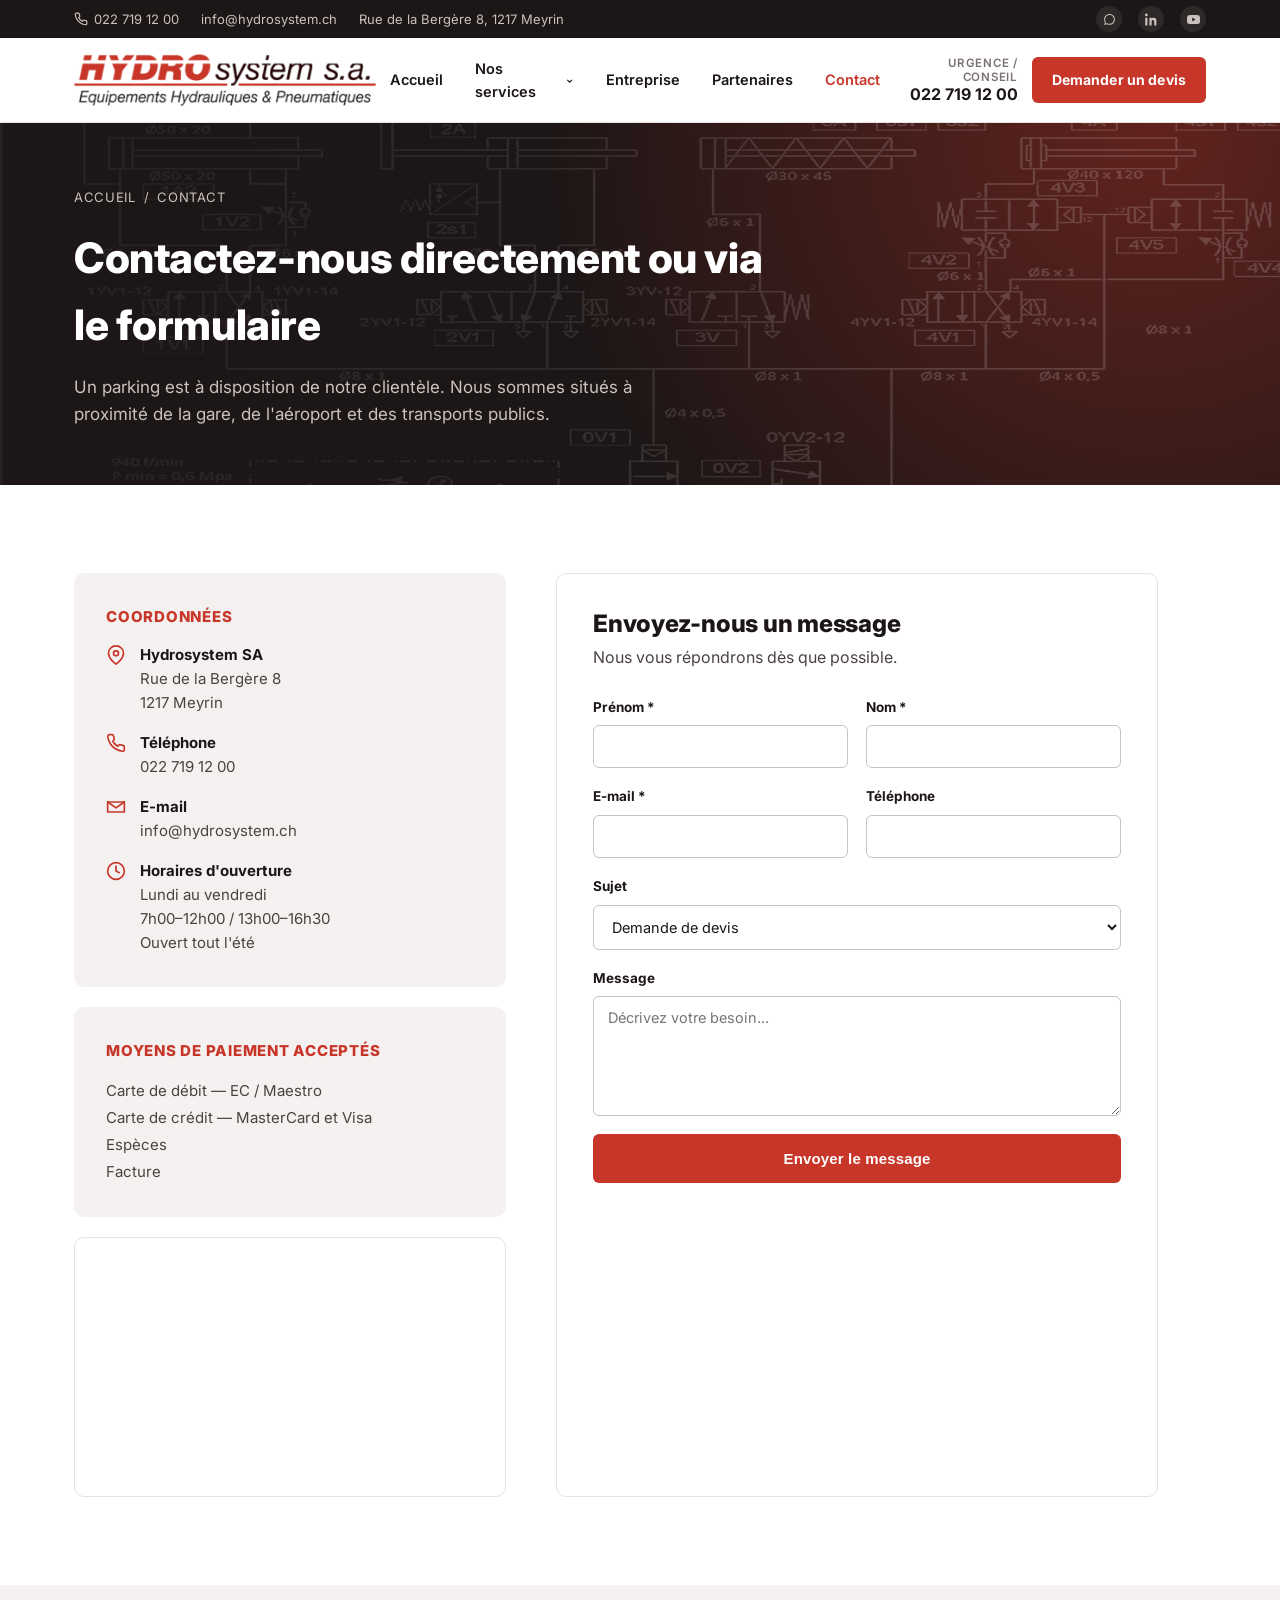
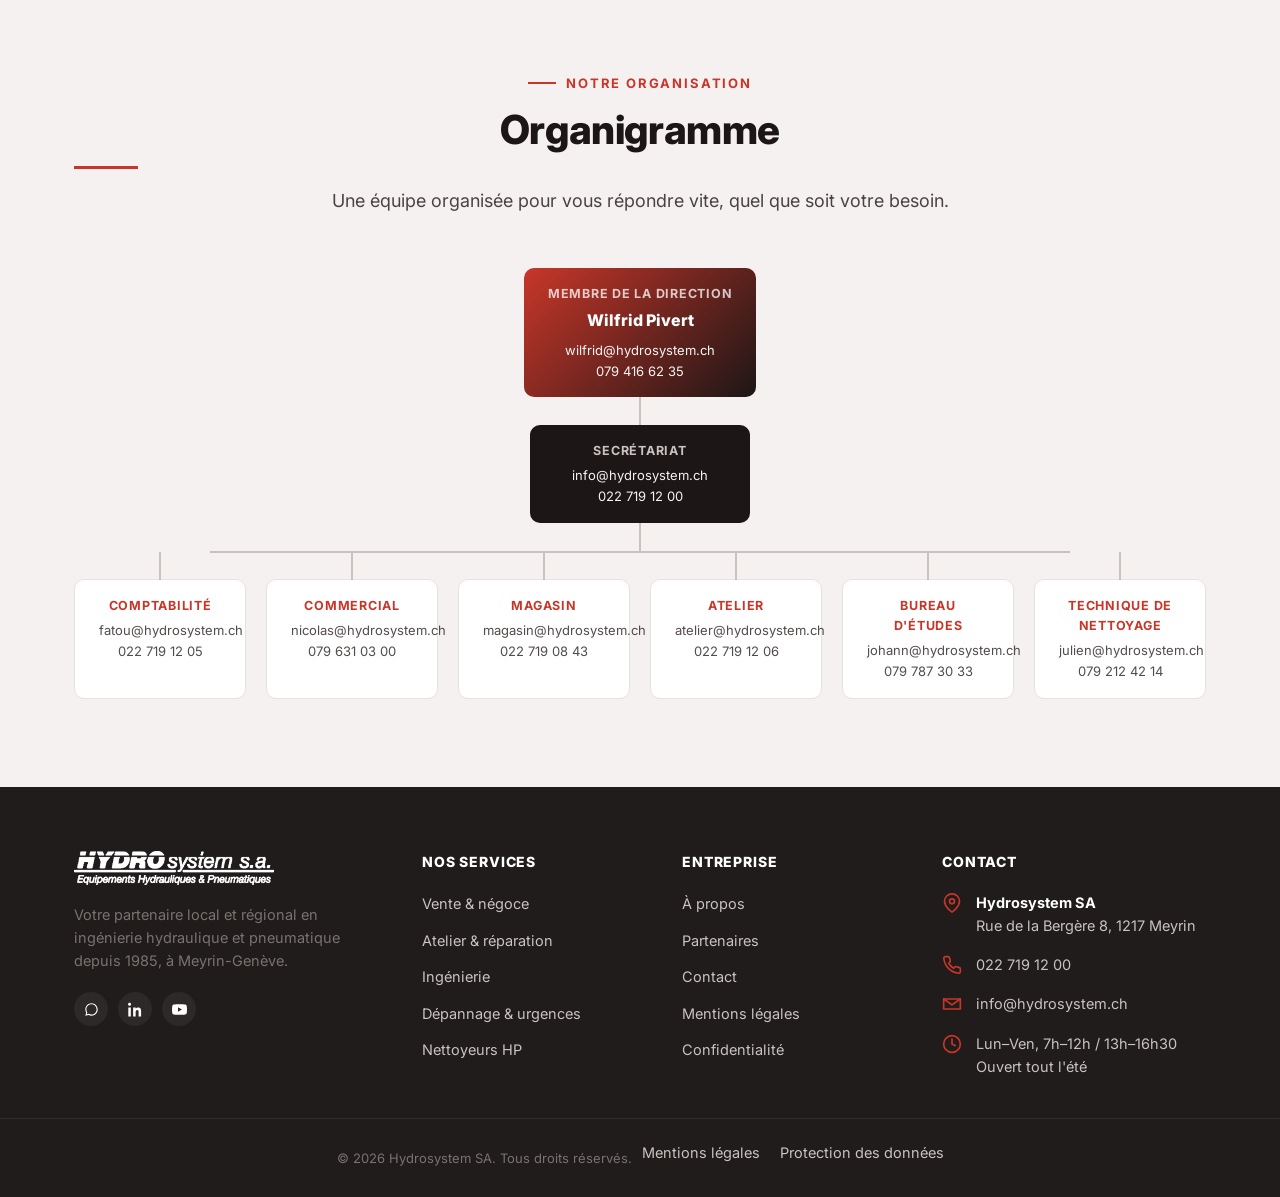
<file: contact.html>
<!DOCTYPE html>
<html lang="fr">
<head>
<meta charset="UTF-8">
<meta name="viewport" content="width=device-width, initial-scale=1.0">
<title>Contact — Hydrosystem SA Genève</title>
<meta name="description" content="Contactez Hydrosystem SA à Meyrin-Genève : téléphone, e-mail, adresse et formulaire de contact. Ouvert du lundi au vendredi, 7h-12h et 13h-16h30.">
<link rel="icon" href="favicon.png" type="image/png">
<link rel="stylesheet" href="style.css">
</head>
<body>

<div class="topbar">
  <div class="container">
    <div class="topbar__left">
      <a href="tel:+41227191200">
        <svg width="14" height="14" viewBox="0 0 24 24" fill="none" stroke="currentColor" stroke-width="2" stroke-linecap="round" stroke-linejoin="round"><path d="M22 16.92v3a2 2 0 0 1-2.18 2 19.79 19.79 0 0 1-8.63-3.07 19.5 19.5 0 0 1-6-6 19.79 19.79 0 0 1-3.07-8.67A2 2 0 0 1 4.11 2h3a2 2 0 0 1 2 1.72c.127.96.361 1.903.7 2.81a2 2 0 0 1-.45 2.11L8.09 9.91a16 16 0 0 0 6 6l1.27-1.27a2 2 0 0 1 2.11-.45c.907.339 1.85.573 2.81.7A2 2 0 0 1 22 16.92z"/></svg>
        022 719 12 00
      </a>
      <span class="hide-sm">info@hydrosystem.ch</span>
      <span class="hide-sm">Rue de la Bergère 8, 1217 Meyrin</span>
    </div>
    <div class="topbar__right">
      <a href="https://wa.me/+41227191200" aria-label="WhatsApp" target="_blank" rel="noopener"><svg viewBox="0 0 24 24" fill="currentColor"><path d="M12.04 2C6.58 2 2.13 6.45 2.13 11.91c0 1.75.46 3.45 1.32 4.95L2.05 22l5.25-1.38a9.9 9.9 0 0 0 4.74 1.21h.01c5.46 0 9.91-4.45 9.91-9.91C21.96 6.45 17.5 2 12.04 2zm0 18.02h-.01a8.1 8.1 0 0 1-4.13-1.13l-.3-.18-3.12.82.83-3.04-.2-.31a8.09 8.09 0 0 1-1.24-4.27c0-4.48 3.65-8.13 8.14-8.13 2.17 0 4.21.85 5.75 2.38a8.08 8.08 0 0 1 2.38 5.75c0 4.49-3.65 8.11-8.1 8.11z"/></svg></a>
      <a href="https://www.linkedin.com/company/hydrosystem-sa/" aria-label="LinkedIn" target="_blank" rel="noopener"><svg viewBox="0 0 24 24" fill="currentColor"><path d="M4.98 3.5C4.98 4.88 3.88 6 2.5 6S0 4.88 0 3.5 1.12 1 2.5 1s2.48 1.12 2.48 2.5zM.5 8.75h4V23h-4V8.75zM8.5 8.75h3.83v1.95h.05c.53-1 1.84-2.06 3.79-2.06 4.06 0 4.81 2.67 4.81 6.14V23h-4v-6.62c0-1.58-.03-3.6-2.2-3.6-2.2 0-2.54 1.72-2.54 3.5V23h-4V8.75z"/></svg></a>
      <a href="https://www.youtube.com/watch?v=w4YEk_EdFJM" aria-label="YouTube" target="_blank" rel="noopener"><svg viewBox="0 0 24 24" fill="currentColor"><path d="M23.5 6.2a3 3 0 0 0-2.1-2.1C19.5 3.5 12 3.5 12 3.5s-7.5 0-9.4.6A3 3 0 0 0 .5 6.2 31 31 0 0 0 0 12a31 31 0 0 0 .5 5.8 3 3 0 0 0 2.1 2.1c1.9.6 9.4.6 9.4.6s7.5 0 9.4-.6a3 3 0 0 0 2.1-2.1A31 31 0 0 0 24 12a31 31 0 0 0-.5-5.8zM9.6 15.6V8.4l6.3 3.6-6.3 3.6z"/></svg></a>
    </div>
  </div>
</div>

<header class="header">
  <div class="container">
    <a href="index.html" class="logo"><img src="logo.png" alt="Hydrosystem SA" class="logo-desktop"><img src="logo-mobile.png" alt="Hydrosystem SA" class="logo-mobile"></a>
    <nav>
      <ul class="nav">
        <li><a href="index.html">Accueil</a></li>
        <li>
          <a href="#">Nos services
            <svg class="chev" viewBox="0 0 24 24" fill="none" stroke="currentColor" stroke-width="3"><path d="M6 9l6 6 6-6"/></svg>
          </a>
          <div class="dropdown">
            <a href="vente.html">Vente &amp; négoce industriel</a>
            <a href="reparation.html">Atelier &amp; réparation</a>
            <a href="ingenierie.html">Ingénierie / bureau d'études</a>
            <a href="depannage.html">Dépannage &amp; urgences</a>
            <a href="nettoyeur-haute-pression.html">Nettoyeurs haute pression</a>
          </div>
        </li>
        <li><a href="entreprise.html">Entreprise</a></li>
        <li><a href="partenaires.html">Partenaires</a></li>
        <li><a href="contact.html">Contact</a></li>
      </ul>
      <button class="nav-toggle" aria-label="Menu"><span class="nav-toggle-icon"><i></i><i></i><i></i></span><span class="nav-toggle-label">Menu</span></button>
    </nav>
    <div class="header__actions">
      <div class="header__phone">
        <small>Urgence / conseil</small>
        <strong><a href="tel:+41227191200">022 719 12 00</a></strong>
      </div>
      <a href="contact.html" class="btn btn--primary btn--sm">Demander un devis</a>
    </div>
  </div>
</header>

<main>

  <section class="pagehead">
    <div class="container">
      <div class="breadcrumb"><a href="index.html">Accueil</a> / <span>Contact</span></div>
      <h1>Contactez-nous directement ou via le formulaire</h1>
      <p>Un parking est à disposition de notre clientèle. Nous sommes situés à proximité de la gare, de l'aéroport et des transports publics.</p>
    </div>
  </section>

  <section class="section">
    <div class="container">
      <div class="contact-grid">
        <div>
          <div class="info-card">
            <h3>Coordonnées</h3>
            <div class="info-row">
              <svg viewBox="0 0 24 24" fill="none" stroke="currentColor" stroke-width="2" stroke-linecap="round" stroke-linejoin="round"><path d="M21 10c0 7-9 13-9 13s-9-6-9-13a9 9 0 0 1 18 0z"/><circle cx="12" cy="10" r="3"/></svg>
              <div><strong>Hydrosystem SA</strong>Rue de la Bergère 8<br>1217 Meyrin</div>
            </div>
            <div class="info-row">
              <svg viewBox="0 0 24 24" fill="none" stroke="currentColor" stroke-width="2" stroke-linecap="round" stroke-linejoin="round"><path d="M22 16.92v3a2 2 0 0 1-2.18 2 19.79 19.79 0 0 1-8.63-3.07 19.5 19.5 0 0 1-6-6 19.79 19.79 0 0 1-3.07-8.67A2 2 0 0 1 4.11 2h3a2 2 0 0 1 2 1.72c.127.96.361 1.903.7 2.81a2 2 0 0 1-.45 2.11L8.09 9.91a16 16 0 0 0 6 6l1.27-1.27a2 2 0 0 1 2.11-.45c.907.339 1.85.573 2.81.7A2 2 0 0 1 22 16.92z"/></svg>
              <div><strong>Téléphone</strong><a href="tel:+41227191200">022 719 12 00</a></div>
            </div>
            <div class="info-row">
              <svg viewBox="0 0 24 24" fill="none" stroke="currentColor" stroke-width="2" stroke-linecap="round" stroke-linejoin="round"><path d="M22 6l-10 7L2 6"/><path d="M2 6h20v12H2z"/></svg>
              <div><strong>E-mail</strong><a href="mailto:info@hydrosystem.ch">info@hydrosystem.ch</a></div>
            </div>
            <div class="info-row">
              <svg viewBox="0 0 24 24" fill="none" stroke="currentColor" stroke-width="2" stroke-linecap="round" stroke-linejoin="round"><circle cx="12" cy="12" r="10"/><path d="M12 6v6l4 2"/></svg>
              <div><strong>Horaires d'ouverture</strong>Lundi au vendredi<br>7h00–12h00 / 13h00–16h30<br>Ouvert tout l'été</div>
            </div>
          </div>

          <div class="info-card">
            <h3>Moyens de paiement acceptés</h3>
            <p style="font-size:15px; color:var(--gray-700); line-height:1.8;">
              Carte de débit — EC / Maestro<br>
              Carte de crédit — MasterCard et Visa<br>
              Espèces<br>
              Facture
            </p>
          </div>

          <div class="map-embed">
            <iframe title="Localisation Hydrosystem SA" loading="lazy" src="https://www.google.com/maps?q=Rue+de+la+Berg%C3%A8re+8,+1217+Meyrin,+Suisse&output=embed"></iframe>
          </div>
        </div>

        <div class="form-card">
          <h2 class="section-title" style="font-size:24px; margin-bottom:8px;">Envoyez-nous un message</h2>
          <p style="color:var(--gray-700); margin-bottom:26px;">Nous vous répondrons dès que possible.</p>
          <form id="contact-form">
            <div class="form-row">
              <div class="field">
                <label for="firstname">Prénom *</label>
                <input type="text" id="firstname" name="firstname" required>
              </div>
              <div class="field">
                <label for="lastname">Nom *</label>
                <input type="text" id="lastname" name="lastname" required>
              </div>
            </div>
            <div class="form-row">
              <div class="field">
                <label for="email">E-mail *</label>
                <input type="email" id="email" name="email" required>
              </div>
              <div class="field">
                <label for="phone">Téléphone</label>
                <input type="tel" id="phone" name="phone">
              </div>
            </div>
            <div class="form-row">
              <div class="field full">
                <label for="subject">Sujet</label>
                <select id="subject" name="subject">
                  <option>Demande de devis</option>
                  <option>Dépannage / urgence</option>
                  <option>Question technique</option>
                  <option>Autre</option>
                </select>
              </div>
            </div>
            <div class="form-row">
              <div class="field full">
                <label for="message">Message</label>
                <textarea id="message" name="message" placeholder="Décrivez votre besoin..."></textarea>
              </div>
            </div>
            <button type="submit" class="btn btn--primary" style="width:100%;">Envoyer le message</button>
            <p class="form-feedback" style="display:none; margin-top:16px; color:var(--red); font-weight:600; font-size:14.5px;"></p>
          </form>
        </div>
      </div>
    </div>
  </section>

  <section class="section section--gray">
    <div class="container">
      <div class="eyebrow" style="justify-content:center; display:flex;">Notre organisation</div>
      <h2 class="section-title section-title--underline" style="text-align:center;">Organigramme</h2>
      <p class="section-lede" style="margin:0 auto 44px; text-align:center;">Une équipe organisée pour vous répondre vite, quel que soit votre besoin.</p>

      <div class="org-chart">
        <div class="org-node org-node--lead">
          <div class="org-role">Membre de la direction</div>
          <div class="org-name">Wilfrid Pivert</div>
          <div class="org-contact"><a href="mailto:wilfrid@hydrosystem.ch">wilfrid@hydrosystem.ch</a><br>079 416 62 35</div>
        </div>
        <div class="org-node org-node--secretariat">
          <div class="org-role">Secrétariat</div>
          <div class="org-contact"><a href="mailto:info@hydrosystem.ch">info@hydrosystem.ch</a><br>022 719 12 00</div>
        </div>
        <div class="org-row">
          <div class="org-node org-node--dept">
            <div class="org-role">Comptabilité</div>
            <div class="org-contact"><a href="mailto:fatou@hydrosystem.ch">fatou@hydrosystem.ch</a><br>022 719 12 05</div>
          </div>
          <div class="org-node org-node--dept">
            <div class="org-role">Commercial</div>
            <div class="org-contact"><a href="mailto:nicolas@hydrosystem.ch">nicolas@hydrosystem.ch</a><br>079 631 03 00</div>
          </div>
          <div class="org-node org-node--dept">
            <div class="org-role">Magasin</div>
            <div class="org-contact"><a href="mailto:magasin@hydrosystem.ch">magasin@hydrosystem.ch</a><br>022 719 08 43</div>
          </div>
          <div class="org-node org-node--dept">
            <div class="org-role">Atelier</div>
            <div class="org-contact"><a href="mailto:atelier@hydrosystem.ch">atelier@hydrosystem.ch</a><br>022 719 12 06</div>
          </div>
          <div class="org-node org-node--dept">
            <div class="org-role">Bureau d'études</div>
            <div class="org-contact"><a href="mailto:johann@hydrosystem.ch">johann@hydrosystem.ch</a><br>079 787 30 33</div>
          </div>
          <div class="org-node org-node--dept">
            <div class="org-role">Technique de nettoyage</div>
            <div class="org-contact"><a href="mailto:julien@hydrosystem.ch">julien@hydrosystem.ch</a><br>079 212 42 14</div>
          </div>
        </div>
      </div>
    </div>
  </section>

</main>

<footer class="footer">
  <div class="footer__top">
    <div class="container footer__grid">
      <div class="footer__brand">
        <img src="logo.png" alt="Hydrosystem SA" style="filter:brightness(0) invert(1);">
        <p>Votre partenaire local et régional en ingénierie hydraulique et pneumatique depuis 1985, à Meyrin-Genève.</p>
        <div class="footer__social">
          <a href="https://wa.me/+41227191200" aria-label="WhatsApp" target="_blank" rel="noopener"><svg viewBox="0 0 24 24" fill="currentColor"><path d="M12.04 2C6.58 2 2.13 6.45 2.13 11.91c0 1.75.46 3.45 1.32 4.95L2.05 22l5.25-1.38a9.9 9.9 0 0 0 4.74 1.21h.01c5.46 0 9.91-4.45 9.91-9.91C21.96 6.45 17.5 2 12.04 2zm0 18.02h-.01a8.1 8.1 0 0 1-4.13-1.13l-.3-.18-3.12.82.83-3.04-.2-.31a8.09 8.09 0 0 1-1.24-4.27c0-4.48 3.65-8.13 8.14-8.13 2.17 0 4.21.85 5.75 2.38a8.08 8.08 0 0 1 2.38 5.75c0 4.49-3.65 8.11-8.1 8.11z"/></svg></a>
          <a href="https://www.linkedin.com/company/hydrosystem-sa/" aria-label="LinkedIn" target="_blank" rel="noopener"><svg viewBox="0 0 24 24" fill="currentColor"><path d="M4.98 3.5C4.98 4.88 3.88 6 2.5 6S0 4.88 0 3.5 1.12 1 2.5 1s2.48 1.12 2.48 2.5zM.5 8.75h4V23h-4V8.75zM8.5 8.75h3.83v1.95h.05c.53-1 1.84-2.06 3.79-2.06 4.06 0 4.81 2.67 4.81 6.14V23h-4v-6.62c0-1.58-.03-3.6-2.2-3.6-2.2 0-2.54 1.72-2.54 3.5V23h-4V8.75z"/></svg></a>
          <a href="https://www.youtube.com/watch?v=w4YEk_EdFJM" aria-label="YouTube" target="_blank" rel="noopener"><svg viewBox="0 0 24 24" fill="currentColor"><path d="M23.5 6.2a3 3 0 0 0-2.1-2.1C19.5 3.5 12 3.5 12 3.5s-7.5 0-9.4.6A3 3 0 0 0 .5 6.2 31 31 0 0 0 0 12a31 31 0 0 0 .5 5.8 3 3 0 0 0 2.1 2.1c1.9.6 9.4.6 9.4.6s7.5 0 9.4-.6a3 3 0 0 0 2.1-2.1A31 31 0 0 0 24 12a31 31 0 0 0-.5-5.8zM9.6 15.6V8.4l6.3 3.6-6.3 3.6z"/></svg></a>
        </div>
      </div>
      <div>
        <h4>Nos services</h4>
        <ul>
          <li><a href="vente.html">Vente &amp; négoce</a></li>
          <li><a href="reparation.html">Atelier &amp; réparation</a></li>
          <li><a href="ingenierie.html">Ingénierie</a></li>
          <li><a href="depannage.html">Dépannage &amp; urgences</a></li>
          <li><a href="nettoyeur-haute-pression.html">Nettoyeurs HP</a></li>
        </ul>
      </div>
      <div>
        <h4>Entreprise</h4>
        <ul>
          <li><a href="entreprise.html">À propos</a></li>
          <li><a href="partenaires.html">Partenaires</a></li>
          <li><a href="contact.html">Contact</a></li>
          <li><a href="mentions-legales.html">Mentions légales</a></li>
          <li><a href="privacy.html">Confidentialité</a></li>
        </ul>
      </div>
      <div>
        <h4>Contact</h4>
        <div class="info-row">
          <svg viewBox="0 0 24 24" fill="none" stroke="currentColor" stroke-width="2" stroke-linecap="round" stroke-linejoin="round"><path d="M21 10c0 7-9 13-9 13s-9-6-9-13a9 9 0 0 1 18 0z"/><circle cx="12" cy="10" r="3"/></svg>
          <div><strong>Hydrosystem SA</strong>Rue de la Bergère 8, 1217 Meyrin</div>
        </div>
        <div class="info-row">
          <svg viewBox="0 0 24 24" fill="none" stroke="currentColor" stroke-width="2" stroke-linecap="round" stroke-linejoin="round"><path d="M22 16.92v3a2 2 0 0 1-2.18 2 19.79 19.79 0 0 1-8.63-3.07 19.5 19.5 0 0 1-6-6 19.79 19.79 0 0 1-3.07-8.67A2 2 0 0 1 4.11 2h3a2 2 0 0 1 2 1.72c.127.96.361 1.903.7 2.81a2 2 0 0 1-.45 2.11L8.09 9.91a16 16 0 0 0 6 6l1.27-1.27a2 2 0 0 1 2.11-.45c.907.339 1.85.573 2.81.7A2 2 0 0 1 22 16.92z"/></svg>
          <div><a href="tel:+41227191200">022 719 12 00</a></div>
        </div>
        <div class="info-row">
          <svg viewBox="0 0 24 24" fill="none" stroke="currentColor" stroke-width="2" stroke-linecap="round" stroke-linejoin="round"><path d="M22 6l-10 7L2 6"/><path d="M2 6h20v12H2z"/></svg>
          <div><a href="mailto:info@hydrosystem.ch">info@hydrosystem.ch</a></div>
        </div>
        <div class="info-row">
          <svg viewBox="0 0 24 24" fill="none" stroke="currentColor" stroke-width="2" stroke-linecap="round" stroke-linejoin="round"><circle cx="12" cy="12" r="10"/><path d="M12 6v6l4 2"/></svg>
          <div>Lun–Ven, 7h–12h / 13h–16h30<br>Ouvert tout l'été</div>
        </div>
      </div>
    </div>
  </div>
  <div class="footer__bottom">
    <div class="container" style="display:flex; justify-content:space-between; align-items:center; flex-wrap:wrap; gap:10px;">
      <span>© 2026 Hydrosystem SA. Tous droits réservés.</span>
      <ul>
        <li><a href="mentions-legales.html">Mentions légales</a></li>
        <li><a href="privacy.html">Protection des données</a></li>
      </ul>
    </div>
  </div>
</footer>

<script src="main.js"></script>
</body>
</html>
</file>
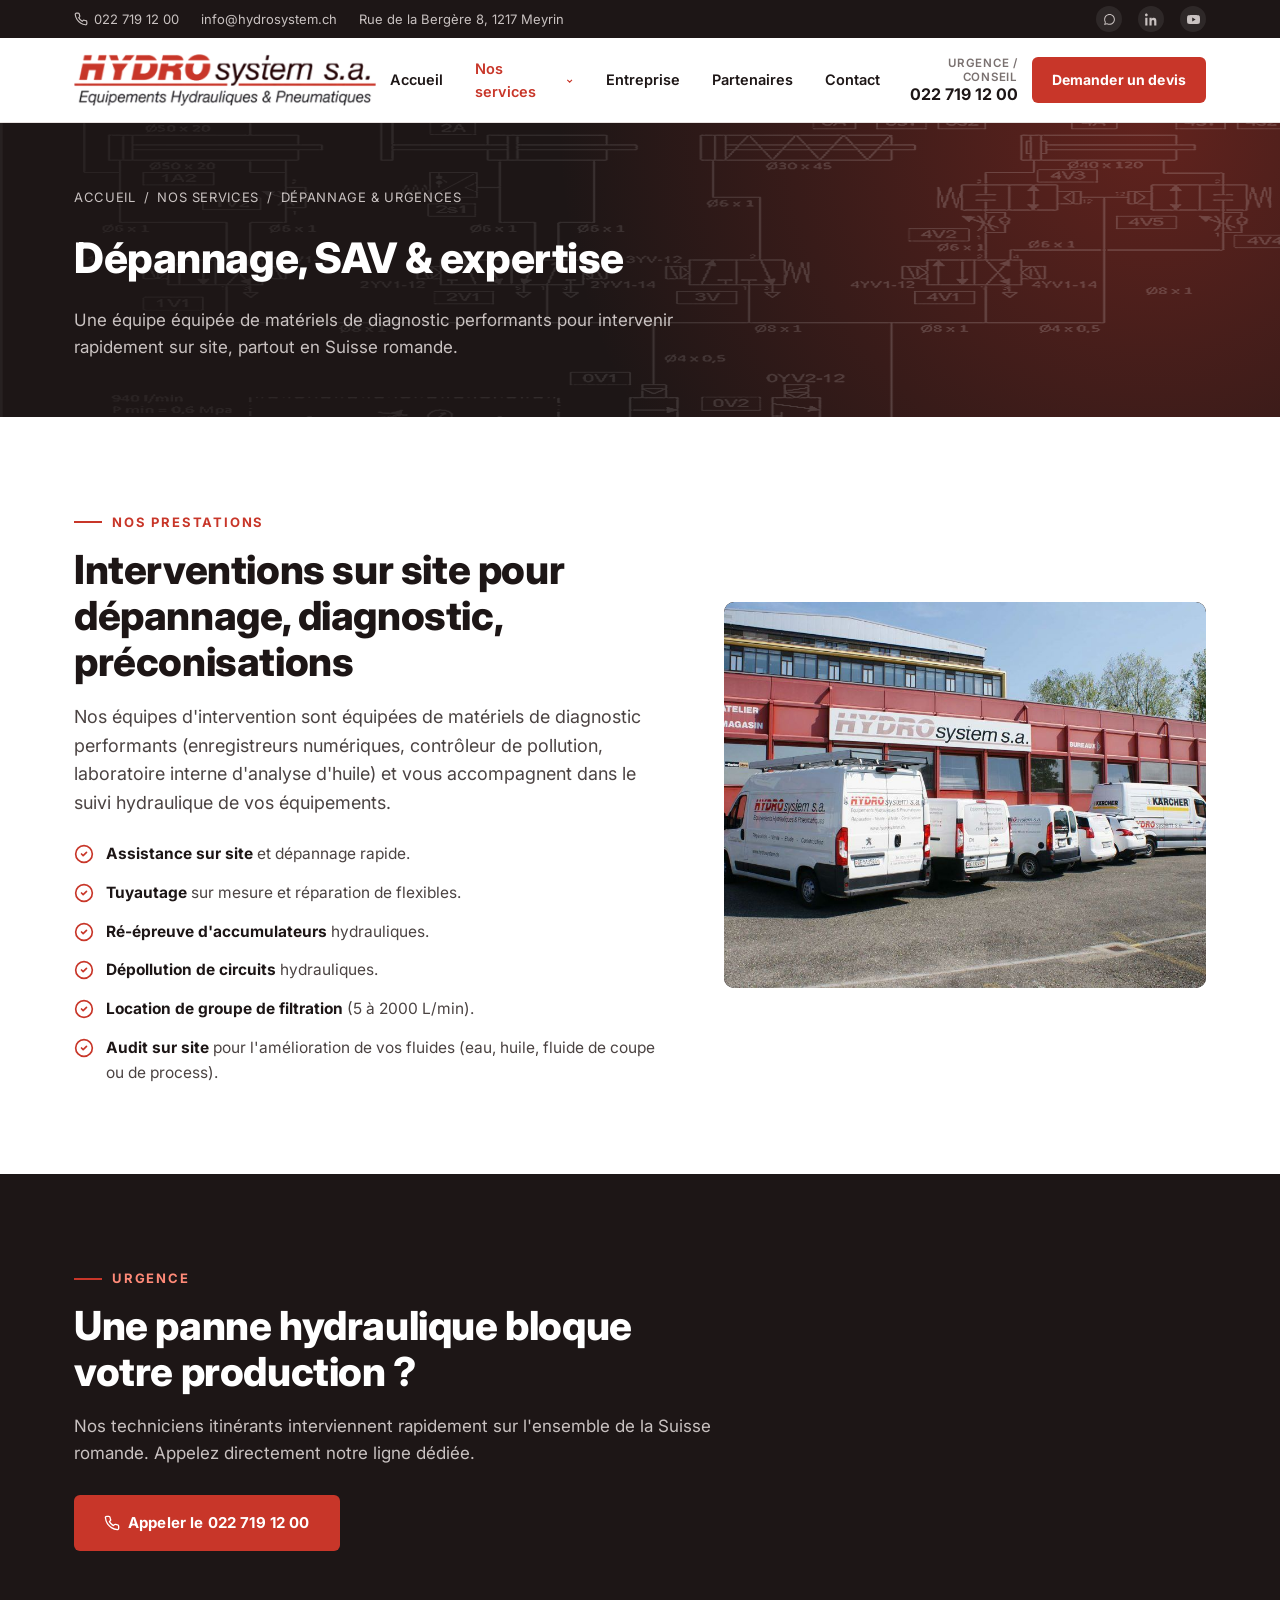
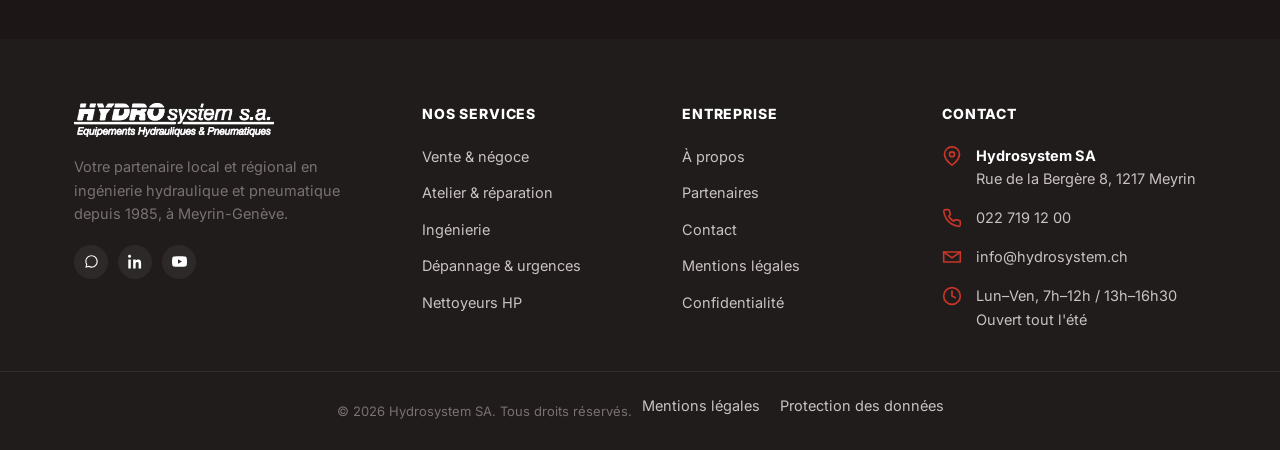
<file: depannage.html>
<!DOCTYPE html>
<html lang="fr">
<head>
<meta charset="UTF-8">
<meta name="viewport" content="width=device-width, initial-scale=1.0">
<title>Dépannage &amp; urgences — Hydrosystem SA Genève</title>
<meta name="description" content="Interventions sur site pour dépannage, diagnostic et préconisations : ré-épreuve d'accumulateurs, dépollution de circuits, location de groupes de filtration.">
<link rel="icon" href="favicon.png" type="image/png">
<link rel="stylesheet" href="style.css">
</head>
<body>

<div class="topbar">
  <div class="container">
    <div class="topbar__left">
      <a href="tel:+41227191200">
        <svg width="14" height="14" viewBox="0 0 24 24" fill="none" stroke="currentColor" stroke-width="2" stroke-linecap="round" stroke-linejoin="round"><path d="M22 16.92v3a2 2 0 0 1-2.18 2 19.79 19.79 0 0 1-8.63-3.07 19.5 19.5 0 0 1-6-6 19.79 19.79 0 0 1-3.07-8.67A2 2 0 0 1 4.11 2h3a2 2 0 0 1 2 1.72c.127.96.361 1.903.7 2.81a2 2 0 0 1-.45 2.11L8.09 9.91a16 16 0 0 0 6 6l1.27-1.27a2 2 0 0 1 2.11-.45c.907.339 1.85.573 2.81.7A2 2 0 0 1 22 16.92z"/></svg>
        022 719 12 00
      </a>
      <span class="hide-sm">info@hydrosystem.ch</span>
      <span class="hide-sm">Rue de la Bergère 8, 1217 Meyrin</span>
    </div>
    <div class="topbar__right">
      <a href="https://wa.me/+41227191200" aria-label="WhatsApp" target="_blank" rel="noopener"><svg viewBox="0 0 24 24" fill="currentColor"><path d="M12.04 2C6.58 2 2.13 6.45 2.13 11.91c0 1.75.46 3.45 1.32 4.95L2.05 22l5.25-1.38a9.9 9.9 0 0 0 4.74 1.21h.01c5.46 0 9.91-4.45 9.91-9.91C21.96 6.45 17.5 2 12.04 2zm0 18.02h-.01a8.1 8.1 0 0 1-4.13-1.13l-.3-.18-3.12.82.83-3.04-.2-.31a8.09 8.09 0 0 1-1.24-4.27c0-4.48 3.65-8.13 8.14-8.13 2.17 0 4.21.85 5.75 2.38a8.08 8.08 0 0 1 2.38 5.75c0 4.49-3.65 8.11-8.1 8.11z"/></svg></a>
      <a href="https://www.linkedin.com/company/hydrosystem-sa/" aria-label="LinkedIn" target="_blank" rel="noopener"><svg viewBox="0 0 24 24" fill="currentColor"><path d="M4.98 3.5C4.98 4.88 3.88 6 2.5 6S0 4.88 0 3.5 1.12 1 2.5 1s2.48 1.12 2.48 2.5zM.5 8.75h4V23h-4V8.75zM8.5 8.75h3.83v1.95h.05c.53-1 1.84-2.06 3.79-2.06 4.06 0 4.81 2.67 4.81 6.14V23h-4v-6.62c0-1.58-.03-3.6-2.2-3.6-2.2 0-2.54 1.72-2.54 3.5V23h-4V8.75z"/></svg></a>
      <a href="https://www.youtube.com/watch?v=w4YEk_EdFJM" aria-label="YouTube" target="_blank" rel="noopener"><svg viewBox="0 0 24 24" fill="currentColor"><path d="M23.5 6.2a3 3 0 0 0-2.1-2.1C19.5 3.5 12 3.5 12 3.5s-7.5 0-9.4.6A3 3 0 0 0 .5 6.2 31 31 0 0 0 0 12a31 31 0 0 0 .5 5.8 3 3 0 0 0 2.1 2.1c1.9.6 9.4.6 9.4.6s7.5 0 9.4-.6a3 3 0 0 0 2.1-2.1A31 31 0 0 0 24 12a31 31 0 0 0-.5-5.8zM9.6 15.6V8.4l6.3 3.6-6.3 3.6z"/></svg></a>
    </div>
  </div>
</div>

<header class="header">
  <div class="container">
    <a href="index.html" class="logo"><img src="logo.png" alt="Hydrosystem SA" class="logo-desktop"><img src="logo-mobile.png" alt="Hydrosystem SA" class="logo-mobile"></a>
    <nav>
      <ul class="nav">
        <li><a href="index.html">Accueil</a></li>
        <li>
          <a href="#">Nos services
            <svg class="chev" viewBox="0 0 24 24" fill="none" stroke="currentColor" stroke-width="3"><path d="M6 9l6 6 6-6"/></svg>
          </a>
          <div class="dropdown">
            <a href="vente.html">Vente &amp; négoce industriel</a>
            <a href="reparation.html">Atelier &amp; réparation</a>
            <a href="ingenierie.html">Ingénierie / bureau d'études</a>
            <a href="depannage.html">Dépannage &amp; urgences</a>
            <a href="nettoyeur-haute-pression.html">Nettoyeurs haute pression</a>
          </div>
        </li>
        <li><a href="entreprise.html">Entreprise</a></li>
        <li><a href="partenaires.html">Partenaires</a></li>
        <li><a href="contact.html">Contact</a></li>
      </ul>
      <button class="nav-toggle" aria-label="Menu"><span class="nav-toggle-icon"><i></i><i></i><i></i></span><span class="nav-toggle-label">Menu</span></button>
    </nav>
    <div class="header__actions">
      <div class="header__phone">
        <small>Urgence / conseil</small>
        <strong><a href="tel:+41227191200">022 719 12 00</a></strong>
      </div>
      <a href="contact.html" class="btn btn--primary btn--sm">Demander un devis</a>
    </div>
  </div>
</header>

<main>

  <section class="pagehead">
    <div class="container">
      <div class="breadcrumb"><a href="index.html">Accueil</a> / <span>Nos services</span> / <span>Dépannage &amp; urgences</span></div>
      <h1>Dépannage, SAV &amp; expertise</h1>
      <p>Une équipe équipée de matériels de diagnostic performants pour intervenir rapidement sur site, partout en Suisse romande.</p>
    </div>
  </section>

  <section class="section">
    <div class="container">
      <div class="split">
        <div class="split__text">
          <div class="eyebrow">Nos prestations</div>
          <h2 class="section-title">Interventions sur site pour dépannage, diagnostic, préconisations</h2>
          <p class="section-lede" style="margin-bottom:24px;">Nos équipes d'intervention sont équipées de matériels de diagnostic performants (enregistreurs numériques, contrôleur de pollution, laboratoire interne d'analyse d'huile) et vous accompagnent dans le suivi hydraulique de vos équipements.</p>
          <ul class="checklist">
            <li>
              <svg viewBox="0 0 24 24" fill="none" stroke="currentColor" stroke-width="2" stroke-linecap="round" stroke-linejoin="round"><circle cx="12" cy="12" r="10"/><path d="M9 12l2 2 4-4"/></svg>
              <span><strong>Assistance sur site</strong> et dépannage rapide.</span>
            </li>
            <li>
              <svg viewBox="0 0 24 24" fill="none" stroke="currentColor" stroke-width="2" stroke-linecap="round" stroke-linejoin="round"><circle cx="12" cy="12" r="10"/><path d="M9 12l2 2 4-4"/></svg>
              <span><strong>Tuyautage</strong> sur mesure et réparation de flexibles.</span>
            </li>
            <li>
              <svg viewBox="0 0 24 24" fill="none" stroke="currentColor" stroke-width="2" stroke-linecap="round" stroke-linejoin="round"><circle cx="12" cy="12" r="10"/><path d="M9 12l2 2 4-4"/></svg>
              <span><strong>Ré-épreuve d'accumulateurs</strong> hydrauliques.</span>
            </li>
            <li>
              <svg viewBox="0 0 24 24" fill="none" stroke="currentColor" stroke-width="2" stroke-linecap="round" stroke-linejoin="round"><circle cx="12" cy="12" r="10"/><path d="M9 12l2 2 4-4"/></svg>
              <span><strong>Dépollution de circuits</strong> hydrauliques.</span>
            </li>
            <li>
              <svg viewBox="0 0 24 24" fill="none" stroke="currentColor" stroke-width="2" stroke-linecap="round" stroke-linejoin="round"><circle cx="12" cy="12" r="10"/><path d="M9 12l2 2 4-4"/></svg>
              <span><strong>Location de groupe de filtration</strong> (5 à 2000 L/min).</span>
            </li>
            <li>
              <svg viewBox="0 0 24 24" fill="none" stroke="currentColor" stroke-width="2" stroke-linecap="round" stroke-linejoin="round"><circle cx="12" cy="12" r="10"/><path d="M9 12l2 2 4-4"/></svg>
              <span><strong>Audit sur site</strong> pour l'amélioration de vos fluides (eau, huile, fluide de coupe ou de process).</span>
            </li>
          </ul>
        </div>
        <div class="split__media">
          <div class="media-panel has-photo">
            <img src="hydrosystem-depannage.jpg" alt="Groupe hydraulique en intervention Hydrosystem SA">
          </div>
        </div>
      </div>
    </div>
  </section>

  <section class="section section--dark">
    <div class="container">
      <div style="max-width:640px;">
        <div class="eyebrow" style="color:#FF8A78;">Urgence</div>
        <h2 class="section-title" style="color:#fff;">Une panne hydraulique bloque votre production ?</h2>
        <p style="color:var(--gray-300); font-size:17px; margin-bottom:28px;">Nos techniciens itinérants interviennent rapidement sur l'ensemble de la Suisse romande. Appelez directement notre ligne dédiée.</p>
        <a href="tel:+41227191200" class="btn btn--primary">
          <svg width="16" height="16" viewBox="0 0 24 24" fill="none" stroke="currentColor" stroke-width="2" stroke-linecap="round" stroke-linejoin="round"><path d="M22 16.92v3a2 2 0 0 1-2.18 2 19.79 19.79 0 0 1-8.63-3.07 19.5 19.5 0 0 1-6-6 19.79 19.79 0 0 1-3.07-8.67A2 2 0 0 1 4.11 2h3a2 2 0 0 1 2 1.72c.127.96.361 1.903.7 2.81a2 2 0 0 1-.45 2.11L8.09 9.91a16 16 0 0 0 6 6l1.27-1.27a2 2 0 0 1 2.11-.45c.907.339 1.85.573 2.81.7A2 2 0 0 1 22 16.92z"/></svg>
          Appeler le 022 719 12 00
        </a>
      </div>
    </div>
  </section>

</main>

<footer class="footer">
  <div class="footer__top">
    <div class="container footer__grid">
      <div class="footer__brand">
        <img src="logo.png" alt="Hydrosystem SA" style="filter:brightness(0) invert(1);">
        <p>Votre partenaire local et régional en ingénierie hydraulique et pneumatique depuis 1985, à Meyrin-Genève.</p>
        <div class="footer__social">
          <a href="https://wa.me/+41227191200" aria-label="WhatsApp" target="_blank" rel="noopener"><svg viewBox="0 0 24 24" fill="currentColor"><path d="M12.04 2C6.58 2 2.13 6.45 2.13 11.91c0 1.75.46 3.45 1.32 4.95L2.05 22l5.25-1.38a9.9 9.9 0 0 0 4.74 1.21h.01c5.46 0 9.91-4.45 9.91-9.91C21.96 6.45 17.5 2 12.04 2zm0 18.02h-.01a8.1 8.1 0 0 1-4.13-1.13l-.3-.18-3.12.82.83-3.04-.2-.31a8.09 8.09 0 0 1-1.24-4.27c0-4.48 3.65-8.13 8.14-8.13 2.17 0 4.21.85 5.75 2.38a8.08 8.08 0 0 1 2.38 5.75c0 4.49-3.65 8.11-8.1 8.11z"/></svg></a>
          <a href="https://www.linkedin.com/company/hydrosystem-sa/" aria-label="LinkedIn" target="_blank" rel="noopener"><svg viewBox="0 0 24 24" fill="currentColor"><path d="M4.98 3.5C4.98 4.88 3.88 6 2.5 6S0 4.88 0 3.5 1.12 1 2.5 1s2.48 1.12 2.48 2.5zM.5 8.75h4V23h-4V8.75zM8.5 8.75h3.83v1.95h.05c.53-1 1.84-2.06 3.79-2.06 4.06 0 4.81 2.67 4.81 6.14V23h-4v-6.62c0-1.58-.03-3.6-2.2-3.6-2.2 0-2.54 1.72-2.54 3.5V23h-4V8.75z"/></svg></a>
          <a href="https://www.youtube.com/watch?v=w4YEk_EdFJM" aria-label="YouTube" target="_blank" rel="noopener"><svg viewBox="0 0 24 24" fill="currentColor"><path d="M23.5 6.2a3 3 0 0 0-2.1-2.1C19.5 3.5 12 3.5 12 3.5s-7.5 0-9.4.6A3 3 0 0 0 .5 6.2 31 31 0 0 0 0 12a31 31 0 0 0 .5 5.8 3 3 0 0 0 2.1 2.1c1.9.6 9.4.6 9.4.6s7.5 0 9.4-.6a3 3 0 0 0 2.1-2.1A31 31 0 0 0 24 12a31 31 0 0 0-.5-5.8zM9.6 15.6V8.4l6.3 3.6-6.3 3.6z"/></svg></a>
        </div>
      </div>
      <div>
        <h4>Nos services</h4>
        <ul>
          <li><a href="vente.html">Vente &amp; négoce</a></li>
          <li><a href="reparation.html">Atelier &amp; réparation</a></li>
          <li><a href="ingenierie.html">Ingénierie</a></li>
          <li><a href="depannage.html">Dépannage &amp; urgences</a></li>
          <li><a href="nettoyeur-haute-pression.html">Nettoyeurs HP</a></li>
        </ul>
      </div>
      <div>
        <h4>Entreprise</h4>
        <ul>
          <li><a href="entreprise.html">À propos</a></li>
          <li><a href="partenaires.html">Partenaires</a></li>
          <li><a href="contact.html">Contact</a></li>
          <li><a href="mentions-legales.html">Mentions légales</a></li>
          <li><a href="privacy.html">Confidentialité</a></li>
        </ul>
      </div>
      <div>
        <h4>Contact</h4>
        <div class="info-row">
          <svg viewBox="0 0 24 24" fill="none" stroke="currentColor" stroke-width="2" stroke-linecap="round" stroke-linejoin="round"><path d="M21 10c0 7-9 13-9 13s-9-6-9-13a9 9 0 0 1 18 0z"/><circle cx="12" cy="10" r="3"/></svg>
          <div><strong>Hydrosystem SA</strong>Rue de la Bergère 8, 1217 Meyrin</div>
        </div>
        <div class="info-row">
          <svg viewBox="0 0 24 24" fill="none" stroke="currentColor" stroke-width="2" stroke-linecap="round" stroke-linejoin="round"><path d="M22 16.92v3a2 2 0 0 1-2.18 2 19.79 19.79 0 0 1-8.63-3.07 19.5 19.5 0 0 1-6-6 19.79 19.79 0 0 1-3.07-8.67A2 2 0 0 1 4.11 2h3a2 2 0 0 1 2 1.72c.127.96.361 1.903.7 2.81a2 2 0 0 1-.45 2.11L8.09 9.91a16 16 0 0 0 6 6l1.27-1.27a2 2 0 0 1 2.11-.45c.907.339 1.85.573 2.81.7A2 2 0 0 1 22 16.92z"/></svg>
          <div><a href="tel:+41227191200">022 719 12 00</a></div>
        </div>
        <div class="info-row">
          <svg viewBox="0 0 24 24" fill="none" stroke="currentColor" stroke-width="2" stroke-linecap="round" stroke-linejoin="round"><path d="M22 6l-10 7L2 6"/><path d="M2 6h20v12H2z"/></svg>
          <div><a href="mailto:info@hydrosystem.ch">info@hydrosystem.ch</a></div>
        </div>
        <div class="info-row">
          <svg viewBox="0 0 24 24" fill="none" stroke="currentColor" stroke-width="2" stroke-linecap="round" stroke-linejoin="round"><circle cx="12" cy="12" r="10"/><path d="M12 6v6l4 2"/></svg>
          <div>Lun–Ven, 7h–12h / 13h–16h30<br>Ouvert tout l'été</div>
        </div>
      </div>
    </div>
  </div>
  <div class="footer__bottom">
    <div class="container" style="display:flex; justify-content:space-between; align-items:center; flex-wrap:wrap; gap:10px;">
      <span>© 2026 Hydrosystem SA. Tous droits réservés.</span>
      <ul>
        <li><a href="mentions-legales.html">Mentions légales</a></li>
        <li><a href="privacy.html">Protection des données</a></li>
      </ul>
    </div>
  </div>
</footer>

<script src="main.js"></script>
</body>
</html>
</file>
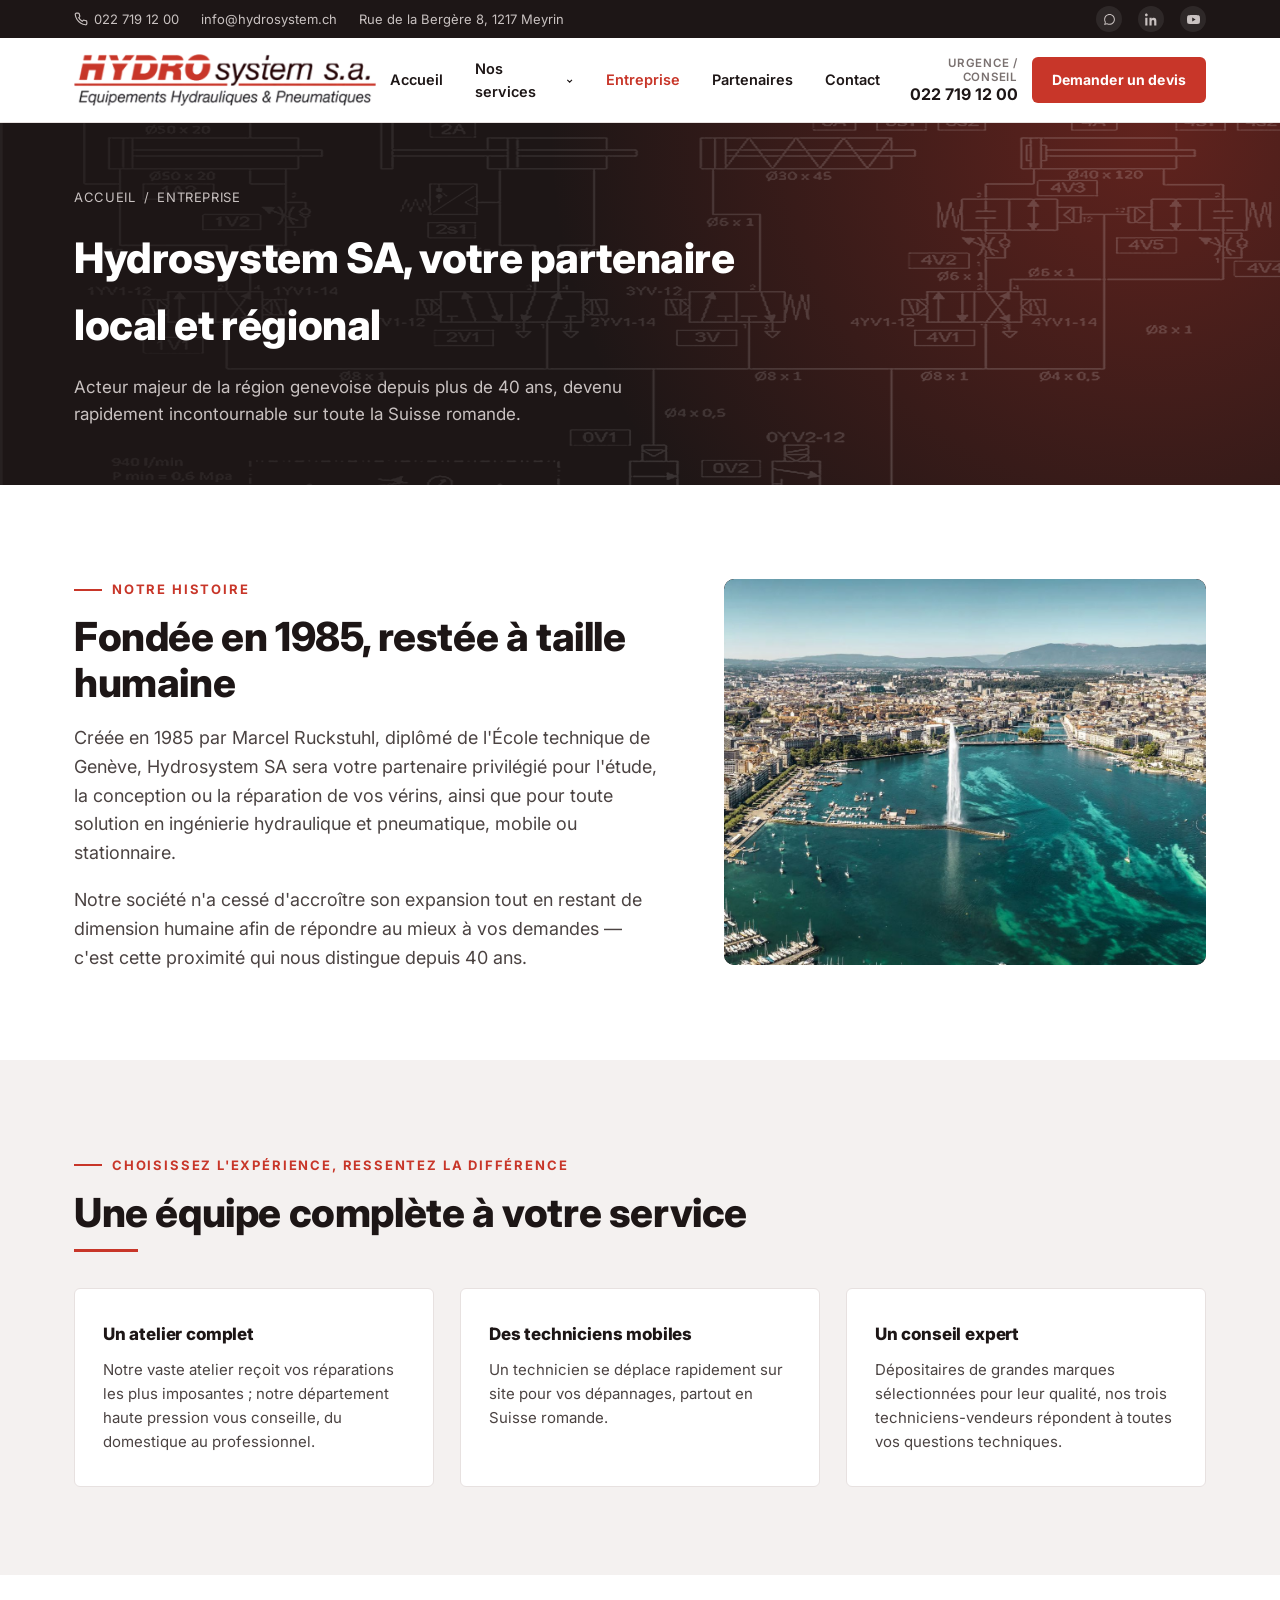
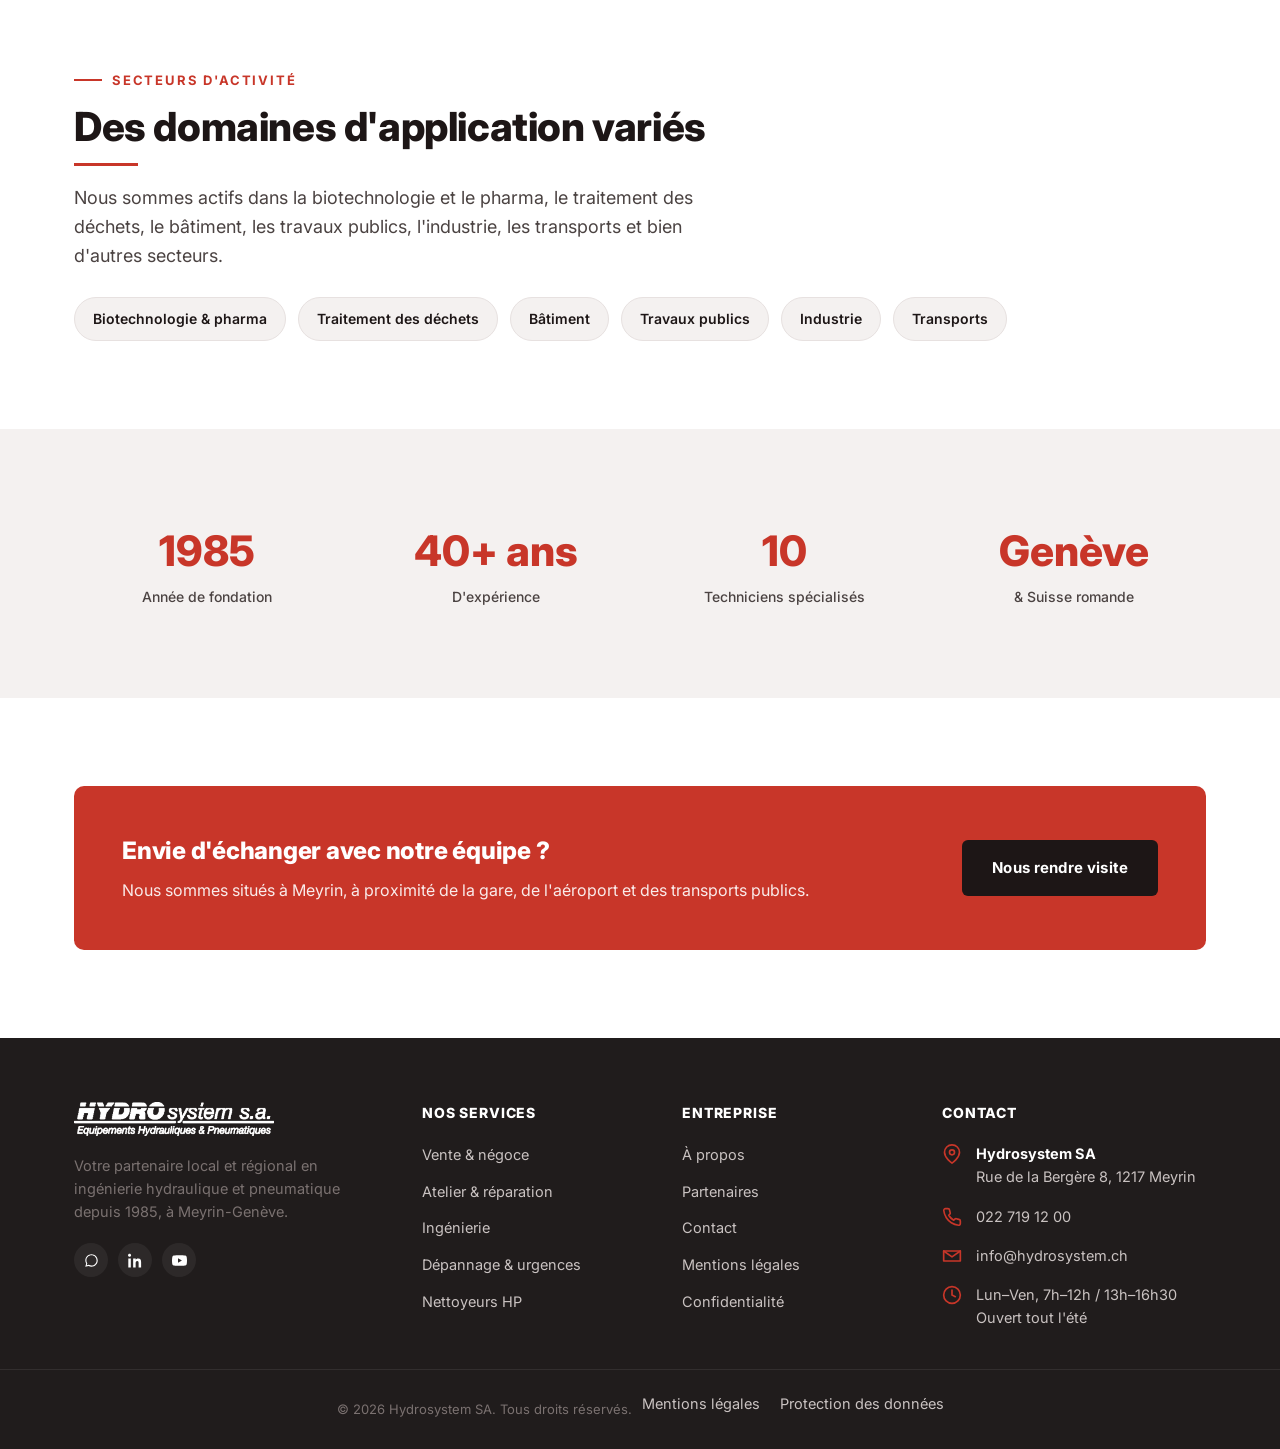
<file: entreprise.html>
<!DOCTYPE html>
<html lang="fr">
<head>
<meta charset="UTF-8">
<meta name="viewport" content="width=device-width, initial-scale=1.0">
<title>Hydrosystem SA — Notre entreprise, Genève</title>
<meta name="description" content="Hydrosystem SA, fondée en 1985 par Marcel Ruckstuhl à Genève. 40 ans d'expérience en hydraulique et pneumatique, au service de l'industrie romande.">
<link rel="icon" href="favicon.png" type="image/png">
<link rel="stylesheet" href="style.css">
</head>
<body>

<div class="topbar">
  <div class="container">
    <div class="topbar__left">
      <a href="tel:+41227191200">
        <svg width="14" height="14" viewBox="0 0 24 24" fill="none" stroke="currentColor" stroke-width="2" stroke-linecap="round" stroke-linejoin="round"><path d="M22 16.92v3a2 2 0 0 1-2.18 2 19.79 19.79 0 0 1-8.63-3.07 19.5 19.5 0 0 1-6-6 19.79 19.79 0 0 1-3.07-8.67A2 2 0 0 1 4.11 2h3a2 2 0 0 1 2 1.72c.127.96.361 1.903.7 2.81a2 2 0 0 1-.45 2.11L8.09 9.91a16 16 0 0 0 6 6l1.27-1.27a2 2 0 0 1 2.11-.45c.907.339 1.85.573 2.81.7A2 2 0 0 1 22 16.92z"/></svg>
        022 719 12 00
      </a>
      <span class="hide-sm">info@hydrosystem.ch</span>
      <span class="hide-sm">Rue de la Bergère 8, 1217 Meyrin</span>
    </div>
    <div class="topbar__right">
      <a href="https://wa.me/+41227191200" aria-label="WhatsApp" target="_blank" rel="noopener"><svg viewBox="0 0 24 24" fill="currentColor"><path d="M12.04 2C6.58 2 2.13 6.45 2.13 11.91c0 1.75.46 3.45 1.32 4.95L2.05 22l5.25-1.38a9.9 9.9 0 0 0 4.74 1.21h.01c5.46 0 9.91-4.45 9.91-9.91C21.96 6.45 17.5 2 12.04 2zm0 18.02h-.01a8.1 8.1 0 0 1-4.13-1.13l-.3-.18-3.12.82.83-3.04-.2-.31a8.09 8.09 0 0 1-1.24-4.27c0-4.48 3.65-8.13 8.14-8.13 2.17 0 4.21.85 5.75 2.38a8.08 8.08 0 0 1 2.38 5.75c0 4.49-3.65 8.11-8.1 8.11z"/></svg></a>
      <a href="https://www.linkedin.com/company/hydrosystem-sa/" aria-label="LinkedIn" target="_blank" rel="noopener"><svg viewBox="0 0 24 24" fill="currentColor"><path d="M4.98 3.5C4.98 4.88 3.88 6 2.5 6S0 4.88 0 3.5 1.12 1 2.5 1s2.48 1.12 2.48 2.5zM.5 8.75h4V23h-4V8.75zM8.5 8.75h3.83v1.95h.05c.53-1 1.84-2.06 3.79-2.06 4.06 0 4.81 2.67 4.81 6.14V23h-4v-6.62c0-1.58-.03-3.6-2.2-3.6-2.2 0-2.54 1.72-2.54 3.5V23h-4V8.75z"/></svg></a>
      <a href="https://www.youtube.com/watch?v=w4YEk_EdFJM" aria-label="YouTube" target="_blank" rel="noopener"><svg viewBox="0 0 24 24" fill="currentColor"><path d="M23.5 6.2a3 3 0 0 0-2.1-2.1C19.5 3.5 12 3.5 12 3.5s-7.5 0-9.4.6A3 3 0 0 0 .5 6.2 31 31 0 0 0 0 12a31 31 0 0 0 .5 5.8 3 3 0 0 0 2.1 2.1c1.9.6 9.4.6 9.4.6s7.5 0 9.4-.6a3 3 0 0 0 2.1-2.1A31 31 0 0 0 24 12a31 31 0 0 0-.5-5.8zM9.6 15.6V8.4l6.3 3.6-6.3 3.6z"/></svg></a>
    </div>
  </div>
</div>

<header class="header">
  <div class="container">
    <a href="index.html" class="logo"><img src="logo.png" alt="Hydrosystem SA" class="logo-desktop"><img src="logo-mobile.png" alt="Hydrosystem SA" class="logo-mobile"></a>
    <nav>
      <ul class="nav">
        <li><a href="index.html">Accueil</a></li>
        <li>
          <a href="#">Nos services
            <svg class="chev" viewBox="0 0 24 24" fill="none" stroke="currentColor" stroke-width="3"><path d="M6 9l6 6 6-6"/></svg>
          </a>
          <div class="dropdown">
            <a href="vente.html">Vente &amp; négoce industriel</a>
            <a href="reparation.html">Atelier &amp; réparation</a>
            <a href="ingenierie.html">Ingénierie / bureau d'études</a>
            <a href="depannage.html">Dépannage &amp; urgences</a>
            <a href="nettoyeur-haute-pression.html">Nettoyeurs haute pression</a>
          </div>
        </li>
        <li><a href="entreprise.html">Entreprise</a></li>
        <li><a href="partenaires.html">Partenaires</a></li>
        <li><a href="contact.html">Contact</a></li>
      </ul>
      <button class="nav-toggle" aria-label="Menu"><span class="nav-toggle-icon"><i></i><i></i><i></i></span><span class="nav-toggle-label">Menu</span></button>
    </nav>
    <div class="header__actions">
      <div class="header__phone">
        <small>Urgence / conseil</small>
        <strong><a href="tel:+41227191200">022 719 12 00</a></strong>
      </div>
      <a href="contact.html" class="btn btn--primary btn--sm">Demander un devis</a>
    </div>
  </div>
</header>

<main>

  <section class="pagehead">
    <div class="container">
      <div class="breadcrumb"><a href="index.html">Accueil</a> / <span>Entreprise</span></div>
      <h1>Hydrosystem SA, votre partenaire local et régional</h1>
      <p>Acteur majeur de la région genevoise depuis plus de 40 ans, devenu rapidement incontournable sur toute la Suisse romande.</p>
    </div>
  </section>

  <section class="section">
    <div class="container">
      <div class="split">
        <div class="split__text">
          <div class="eyebrow">Notre histoire</div>
          <h2 class="section-title">Fondée en 1985, restée à taille humaine</h2>
          <p class="section-lede" style="margin-bottom:18px;">Créée en 1985 par Marcel Ruckstuhl, diplômé de l'École technique de Genève, Hydrosystem SA sera votre partenaire privilégié pour l'étude, la conception ou la réparation de vos vérins, ainsi que pour toute solution en ingénierie hydraulique et pneumatique, mobile ou stationnaire.</p>
          <p class="section-lede">Notre société n'a cessé d'accroître son expansion tout en restant de dimension humaine afin de répondre au mieux à vos demandes — c'est cette proximité qui nous distingue depuis 40 ans.</p>
        </div>
        <div class="split__media">
          <div class="media-panel has-photo">
            <img src="hydrosystem-entreprise.jpg" alt="Vue aérienne de Genève, région d'implantation d'Hydrosystem SA">
          </div>
        </div>
      </div>
    </div>
  </section>

  <section class="section section--gray">
    <div class="container">
      <div class="eyebrow">Choisissez l'expérience, ressentez la différence</div>
      <h2 class="section-title section-title--underline">Une équipe complète à votre service</h2>
      <div class="grid grid--3" style="margin-top:36px;">
        <div class="card">
          <h3 style="font-size:17px;">Un atelier complet</h3>
          <p>Notre vaste atelier reçoit vos réparations les plus imposantes ; notre département haute pression vous conseille, du domestique au professionnel.</p>
        </div>
        <div class="card">
          <h3 style="font-size:17px;">Des techniciens mobiles</h3>
          <p>Un technicien se déplace rapidement sur site pour vos dépannages, partout en Suisse romande.</p>
        </div>
        <div class="card">
          <h3 style="font-size:17px;">Un conseil expert</h3>
          <p>Dépositaires de grandes marques sélectionnées pour leur qualité, nos trois techniciens-vendeurs répondent à toutes vos questions techniques.</p>
        </div>
      </div>
    </div>
  </section>

  <section class="section">
    <div class="container">
      <div class="eyebrow">Secteurs d'activité</div>
      <h2 class="section-title section-title--underline">Des domaines d'application variés</h2>
      <p class="section-lede" style="margin-bottom:26px;">Nous sommes actifs dans la biotechnologie et le pharma, le traitement des déchets, le bâtiment, les travaux publics, l'industrie, les transports et bien d'autres secteurs.</p>
      <div class="tag-grid">
        <span class="tag">Biotechnologie &amp; pharma</span>
        <span class="tag">Traitement des déchets</span>
        <span class="tag">Bâtiment</span>
        <span class="tag">Travaux publics</span>
        <span class="tag">Industrie</span>
        <span class="tag">Transports</span>
      </div>
    </div>
  </section>

  <section class="section section--gray">
    <div class="container">
      <div class="stats">
        <div><strong>1985</strong><span>Année de fondation</span></div>
        <div><strong>40+ ans</strong><span>D'expérience</span></div>
        <div><strong>10</strong><span>Techniciens spécialisés</span></div>
        <div><strong>Genève</strong><span>&amp; Suisse romande</span></div>
      </div>
    </div>
  </section>

  <section class="section">
    <div class="container">
      <div class="cta-banner">
        <div>
          <h3>Envie d'échanger avec notre équipe ?</h3>
          <p>Nous sommes situés à Meyrin, à proximité de la gare, de l'aéroport et des transports publics.</p>
        </div>
        <a href="contact.html" class="btn btn--primary">Nous rendre visite</a>
      </div>
    </div>
  </section>

</main>

<footer class="footer">
  <div class="footer__top">
    <div class="container footer__grid">
      <div class="footer__brand">
        <img src="logo.png" alt="Hydrosystem SA" style="filter:brightness(0) invert(1);">
        <p>Votre partenaire local et régional en ingénierie hydraulique et pneumatique depuis 1985, à Meyrin-Genève.</p>
        <div class="footer__social">
          <a href="https://wa.me/+41227191200" aria-label="WhatsApp" target="_blank" rel="noopener"><svg viewBox="0 0 24 24" fill="currentColor"><path d="M12.04 2C6.58 2 2.13 6.45 2.13 11.91c0 1.75.46 3.45 1.32 4.95L2.05 22l5.25-1.38a9.9 9.9 0 0 0 4.74 1.21h.01c5.46 0 9.91-4.45 9.91-9.91C21.96 6.45 17.5 2 12.04 2zm0 18.02h-.01a8.1 8.1 0 0 1-4.13-1.13l-.3-.18-3.12.82.83-3.04-.2-.31a8.09 8.09 0 0 1-1.24-4.27c0-4.48 3.65-8.13 8.14-8.13 2.17 0 4.21.85 5.75 2.38a8.08 8.08 0 0 1 2.38 5.75c0 4.49-3.65 8.11-8.1 8.11z"/></svg></a>
          <a href="https://www.linkedin.com/company/hydrosystem-sa/" aria-label="LinkedIn" target="_blank" rel="noopener"><svg viewBox="0 0 24 24" fill="currentColor"><path d="M4.98 3.5C4.98 4.88 3.88 6 2.5 6S0 4.88 0 3.5 1.12 1 2.5 1s2.48 1.12 2.48 2.5zM.5 8.75h4V23h-4V8.75zM8.5 8.75h3.83v1.95h.05c.53-1 1.84-2.06 3.79-2.06 4.06 0 4.81 2.67 4.81 6.14V23h-4v-6.62c0-1.58-.03-3.6-2.2-3.6-2.2 0-2.54 1.72-2.54 3.5V23h-4V8.75z"/></svg></a>
          <a href="https://www.youtube.com/watch?v=w4YEk_EdFJM" aria-label="YouTube" target="_blank" rel="noopener"><svg viewBox="0 0 24 24" fill="currentColor"><path d="M23.5 6.2a3 3 0 0 0-2.1-2.1C19.5 3.5 12 3.5 12 3.5s-7.5 0-9.4.6A3 3 0 0 0 .5 6.2 31 31 0 0 0 0 12a31 31 0 0 0 .5 5.8 3 3 0 0 0 2.1 2.1c1.9.6 9.4.6 9.4.6s7.5 0 9.4-.6a3 3 0 0 0 2.1-2.1A31 31 0 0 0 24 12a31 31 0 0 0-.5-5.8zM9.6 15.6V8.4l6.3 3.6-6.3 3.6z"/></svg></a>
        </div>
      </div>
      <div>
        <h4>Nos services</h4>
        <ul>
          <li><a href="vente.html">Vente &amp; négoce</a></li>
          <li><a href="reparation.html">Atelier &amp; réparation</a></li>
          <li><a href="ingenierie.html">Ingénierie</a></li>
          <li><a href="depannage.html">Dépannage &amp; urgences</a></li>
          <li><a href="nettoyeur-haute-pression.html">Nettoyeurs HP</a></li>
        </ul>
      </div>
      <div>
        <h4>Entreprise</h4>
        <ul>
          <li><a href="entreprise.html">À propos</a></li>
          <li><a href="partenaires.html">Partenaires</a></li>
          <li><a href="contact.html">Contact</a></li>
          <li><a href="mentions-legales.html">Mentions légales</a></li>
          <li><a href="privacy.html">Confidentialité</a></li>
        </ul>
      </div>
      <div>
        <h4>Contact</h4>
        <div class="info-row">
          <svg viewBox="0 0 24 24" fill="none" stroke="currentColor" stroke-width="2" stroke-linecap="round" stroke-linejoin="round"><path d="M21 10c0 7-9 13-9 13s-9-6-9-13a9 9 0 0 1 18 0z"/><circle cx="12" cy="10" r="3"/></svg>
          <div><strong>Hydrosystem SA</strong>Rue de la Bergère 8, 1217 Meyrin</div>
        </div>
        <div class="info-row">
          <svg viewBox="0 0 24 24" fill="none" stroke="currentColor" stroke-width="2" stroke-linecap="round" stroke-linejoin="round"><path d="M22 16.92v3a2 2 0 0 1-2.18 2 19.79 19.79 0 0 1-8.63-3.07 19.5 19.5 0 0 1-6-6 19.79 19.79 0 0 1-3.07-8.67A2 2 0 0 1 4.11 2h3a2 2 0 0 1 2 1.72c.127.96.361 1.903.7 2.81a2 2 0 0 1-.45 2.11L8.09 9.91a16 16 0 0 0 6 6l1.27-1.27a2 2 0 0 1 2.11-.45c.907.339 1.85.573 2.81.7A2 2 0 0 1 22 16.92z"/></svg>
          <div><a href="tel:+41227191200">022 719 12 00</a></div>
        </div>
        <div class="info-row">
          <svg viewBox="0 0 24 24" fill="none" stroke="currentColor" stroke-width="2" stroke-linecap="round" stroke-linejoin="round"><path d="M22 6l-10 7L2 6"/><path d="M2 6h20v12H2z"/></svg>
          <div><a href="mailto:info@hydrosystem.ch">info@hydrosystem.ch</a></div>
        </div>
        <div class="info-row">
          <svg viewBox="0 0 24 24" fill="none" stroke="currentColor" stroke-width="2" stroke-linecap="round" stroke-linejoin="round"><circle cx="12" cy="12" r="10"/><path d="M12 6v6l4 2"/></svg>
          <div>Lun–Ven, 7h–12h / 13h–16h30<br>Ouvert tout l'été</div>
        </div>
      </div>
    </div>
  </div>
  <div class="footer__bottom">
    <div class="container" style="display:flex; justify-content:space-between; align-items:center; flex-wrap:wrap; gap:10px;">
      <span>© 2026 Hydrosystem SA. Tous droits réservés.</span>
      <ul>
        <li><a href="mentions-legales.html">Mentions légales</a></li>
        <li><a href="privacy.html">Protection des données</a></li>
      </ul>
    </div>
  </div>
</footer>

<script src="main.js"></script>
</body>
</html>
</file>
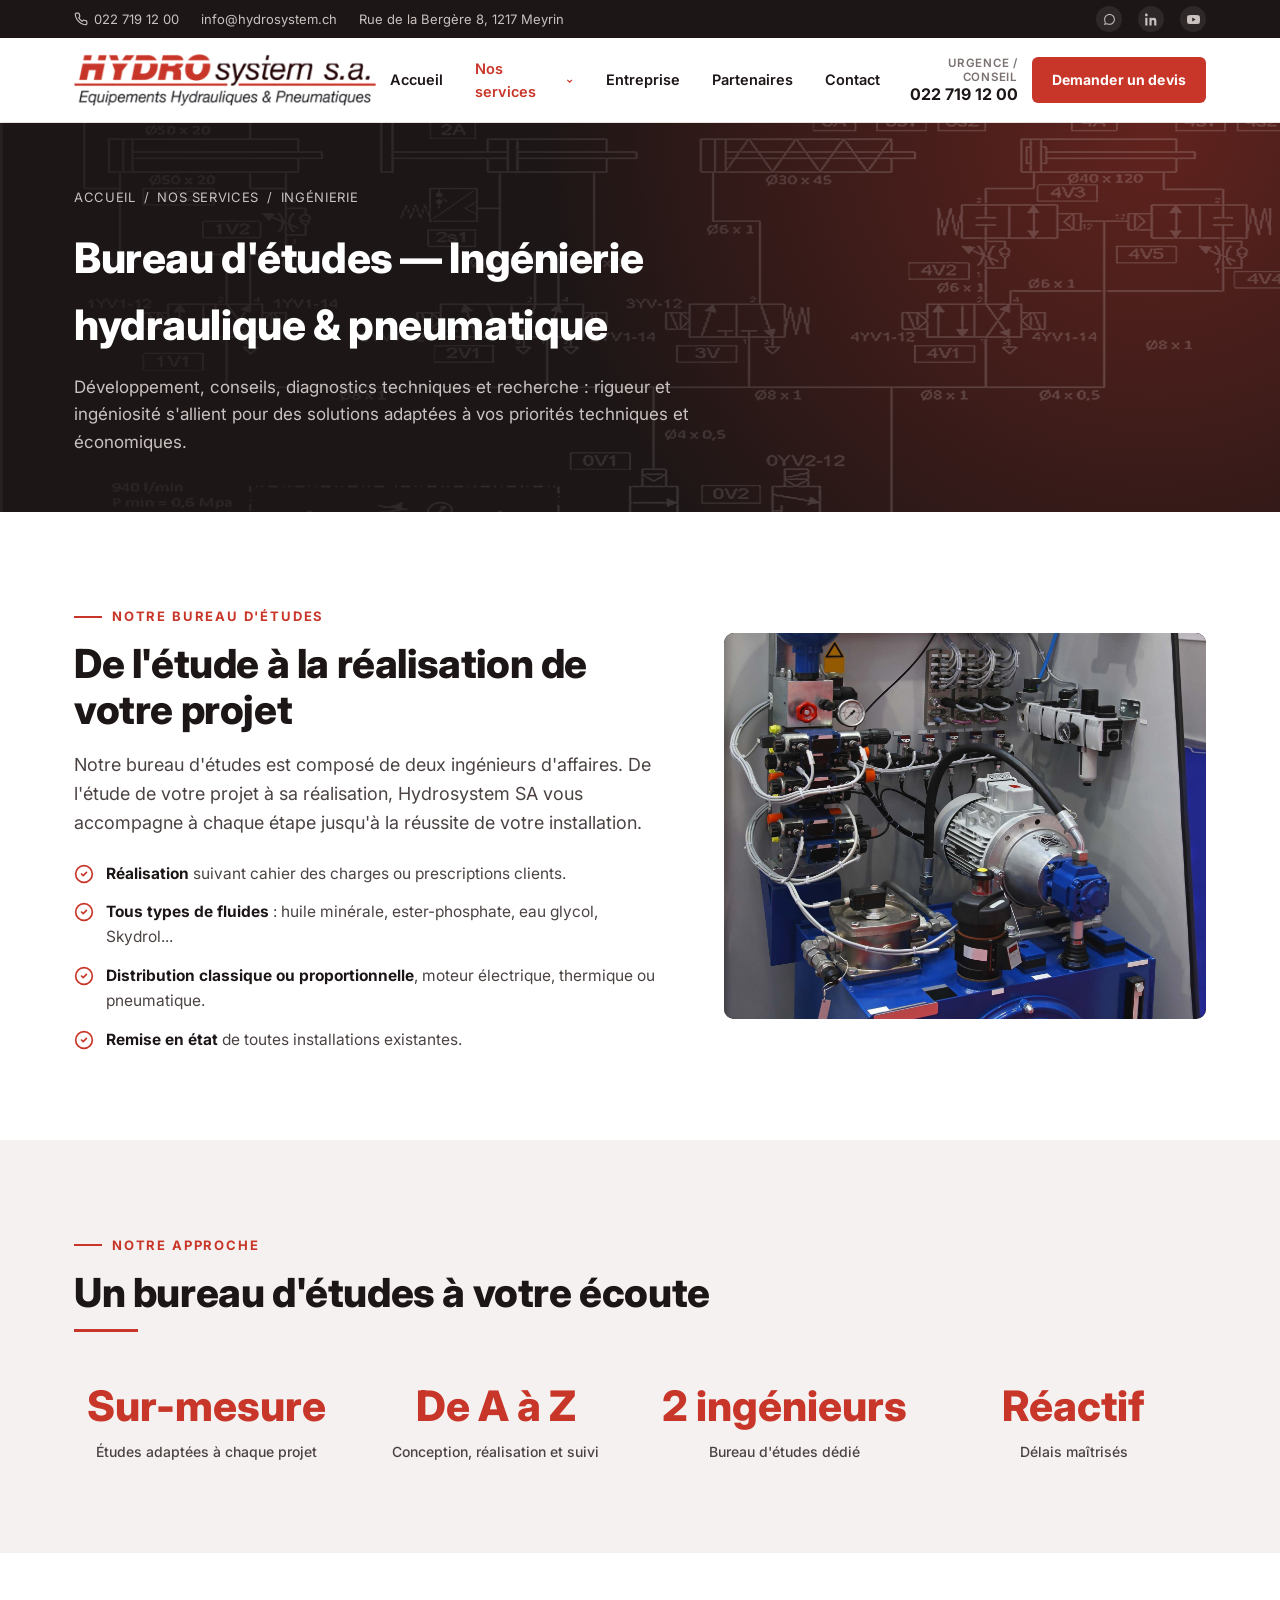
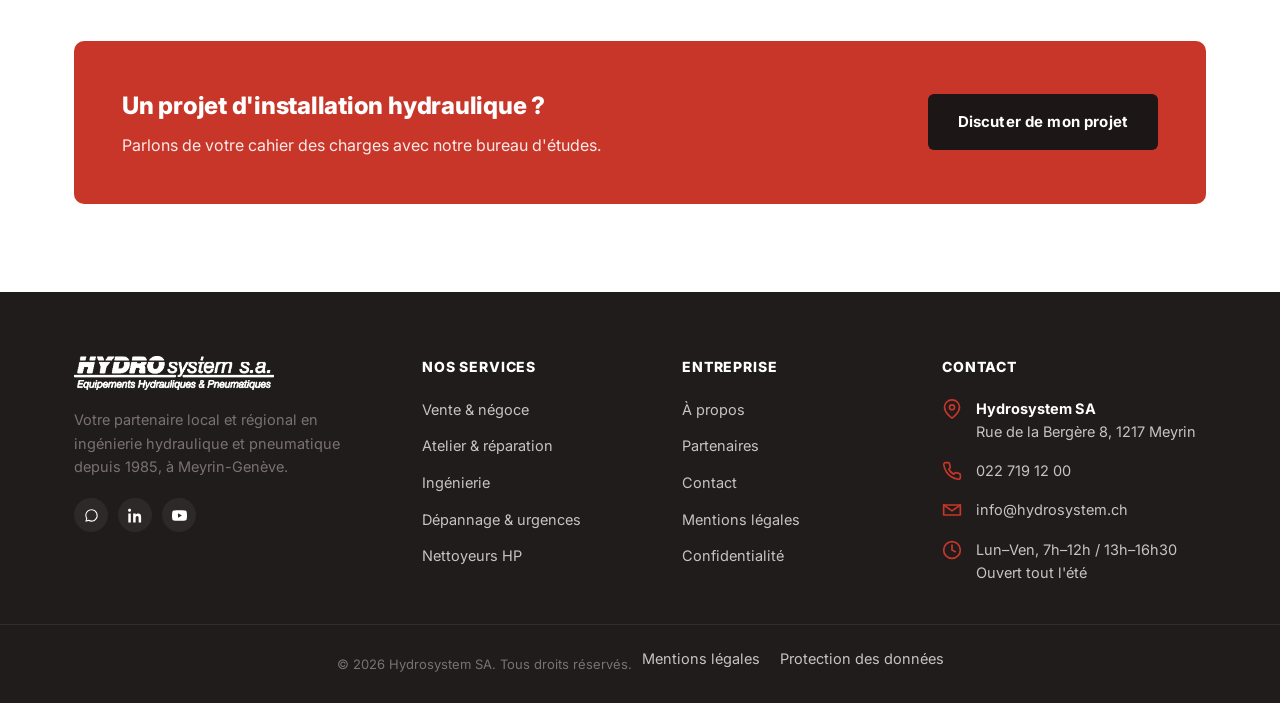
<file: ingenierie.html>
<!DOCTYPE html>
<html lang="fr">
<head>
<meta charset="UTF-8">
<meta name="viewport" content="width=device-width, initial-scale=1.0">
<title>Ingénierie / bureau d'études — Hydrosystem SA Genève</title>
<meta name="description" content="Bureau d'études hydraulique et pneumatique : conseil, diagnostics techniques, recherche et réalisation sur-mesure pour tous vos projets.">
<link rel="icon" href="favicon.png" type="image/png">
<link rel="stylesheet" href="style.css">
</head>
<body>

<div class="topbar">
  <div class="container">
    <div class="topbar__left">
      <a href="tel:+41227191200">
        <svg width="14" height="14" viewBox="0 0 24 24" fill="none" stroke="currentColor" stroke-width="2" stroke-linecap="round" stroke-linejoin="round"><path d="M22 16.92v3a2 2 0 0 1-2.18 2 19.79 19.79 0 0 1-8.63-3.07 19.5 19.5 0 0 1-6-6 19.79 19.79 0 0 1-3.07-8.67A2 2 0 0 1 4.11 2h3a2 2 0 0 1 2 1.72c.127.96.361 1.903.7 2.81a2 2 0 0 1-.45 2.11L8.09 9.91a16 16 0 0 0 6 6l1.27-1.27a2 2 0 0 1 2.11-.45c.907.339 1.85.573 2.81.7A2 2 0 0 1 22 16.92z"/></svg>
        022 719 12 00
      </a>
      <span class="hide-sm">info@hydrosystem.ch</span>
      <span class="hide-sm">Rue de la Bergère 8, 1217 Meyrin</span>
    </div>
    <div class="topbar__right">
      <a href="https://wa.me/+41227191200" aria-label="WhatsApp" target="_blank" rel="noopener"><svg viewBox="0 0 24 24" fill="currentColor"><path d="M12.04 2C6.58 2 2.13 6.45 2.13 11.91c0 1.75.46 3.45 1.32 4.95L2.05 22l5.25-1.38a9.9 9.9 0 0 0 4.74 1.21h.01c5.46 0 9.91-4.45 9.91-9.91C21.96 6.45 17.5 2 12.04 2zm0 18.02h-.01a8.1 8.1 0 0 1-4.13-1.13l-.3-.18-3.12.82.83-3.04-.2-.31a8.09 8.09 0 0 1-1.24-4.27c0-4.48 3.65-8.13 8.14-8.13 2.17 0 4.21.85 5.75 2.38a8.08 8.08 0 0 1 2.38 5.75c0 4.49-3.65 8.11-8.1 8.11z"/></svg></a>
      <a href="https://www.linkedin.com/company/hydrosystem-sa/" aria-label="LinkedIn" target="_blank" rel="noopener"><svg viewBox="0 0 24 24" fill="currentColor"><path d="M4.98 3.5C4.98 4.88 3.88 6 2.5 6S0 4.88 0 3.5 1.12 1 2.5 1s2.48 1.12 2.48 2.5zM.5 8.75h4V23h-4V8.75zM8.5 8.75h3.83v1.95h.05c.53-1 1.84-2.06 3.79-2.06 4.06 0 4.81 2.67 4.81 6.14V23h-4v-6.62c0-1.58-.03-3.6-2.2-3.6-2.2 0-2.54 1.72-2.54 3.5V23h-4V8.75z"/></svg></a>
      <a href="https://www.youtube.com/watch?v=w4YEk_EdFJM" aria-label="YouTube" target="_blank" rel="noopener"><svg viewBox="0 0 24 24" fill="currentColor"><path d="M23.5 6.2a3 3 0 0 0-2.1-2.1C19.5 3.5 12 3.5 12 3.5s-7.5 0-9.4.6A3 3 0 0 0 .5 6.2 31 31 0 0 0 0 12a31 31 0 0 0 .5 5.8 3 3 0 0 0 2.1 2.1c1.9.6 9.4.6 9.4.6s7.5 0 9.4-.6a3 3 0 0 0 2.1-2.1A31 31 0 0 0 24 12a31 31 0 0 0-.5-5.8zM9.6 15.6V8.4l6.3 3.6-6.3 3.6z"/></svg></a>
    </div>
  </div>
</div>

<header class="header">
  <div class="container">
    <a href="index.html" class="logo"><img src="logo.png" alt="Hydrosystem SA" class="logo-desktop"><img src="logo-mobile.png" alt="Hydrosystem SA" class="logo-mobile"></a>
    <nav>
      <ul class="nav">
        <li><a href="index.html">Accueil</a></li>
        <li>
          <a href="#">Nos services
            <svg class="chev" viewBox="0 0 24 24" fill="none" stroke="currentColor" stroke-width="3"><path d="M6 9l6 6 6-6"/></svg>
          </a>
          <div class="dropdown">
            <a href="vente.html">Vente &amp; négoce industriel</a>
            <a href="reparation.html">Atelier &amp; réparation</a>
            <a href="ingenierie.html">Ingénierie / bureau d'études</a>
            <a href="depannage.html">Dépannage &amp; urgences</a>
            <a href="nettoyeur-haute-pression.html">Nettoyeurs haute pression</a>
          </div>
        </li>
        <li><a href="entreprise.html">Entreprise</a></li>
        <li><a href="partenaires.html">Partenaires</a></li>
        <li><a href="contact.html">Contact</a></li>
      </ul>
      <button class="nav-toggle" aria-label="Menu"><span class="nav-toggle-icon"><i></i><i></i><i></i></span><span class="nav-toggle-label">Menu</span></button>
    </nav>
    <div class="header__actions">
      <div class="header__phone">
        <small>Urgence / conseil</small>
        <strong><a href="tel:+41227191200">022 719 12 00</a></strong>
      </div>
      <a href="contact.html" class="btn btn--primary btn--sm">Demander un devis</a>
    </div>
  </div>
</header>

<main>

  <section class="pagehead">
    <div class="container">
      <div class="breadcrumb"><a href="index.html">Accueil</a> / <span>Nos services</span> / <span>Ingénierie</span></div>
      <h1>Bureau d'études — Ingénierie hydraulique &amp; pneumatique</h1>
      <p>Développement, conseils, diagnostics techniques et recherche : rigueur et ingéniosité s'allient pour des solutions adaptées à vos priorités techniques et économiques.</p>
    </div>
  </section>

  <section class="section">
    <div class="container">
      <div class="split">
        <div class="split__text">
          <div class="eyebrow">Notre bureau d'études</div>
          <h2 class="section-title">De l'étude à la réalisation de votre projet</h2>
          <p class="section-lede" style="margin-bottom:24px;">Notre bureau d'études est composé de deux ingénieurs d'affaires. De l'étude de votre projet à sa réalisation, Hydrosystem SA vous accompagne à chaque étape jusqu'à la réussite de votre installation.</p>
          <ul class="checklist">
            <li>
              <svg viewBox="0 0 24 24" fill="none" stroke="currentColor" stroke-width="2" stroke-linecap="round" stroke-linejoin="round"><circle cx="12" cy="12" r="10"/><path d="M9 12l2 2 4-4"/></svg>
              <span><strong>Réalisation</strong> suivant cahier des charges ou prescriptions clients.</span>
            </li>
            <li>
              <svg viewBox="0 0 24 24" fill="none" stroke="currentColor" stroke-width="2" stroke-linecap="round" stroke-linejoin="round"><circle cx="12" cy="12" r="10"/><path d="M9 12l2 2 4-4"/></svg>
              <span><strong>Tous types de fluides</strong> : huile minérale, ester-phosphate, eau glycol, Skydrol...</span>
            </li>
            <li>
              <svg viewBox="0 0 24 24" fill="none" stroke="currentColor" stroke-width="2" stroke-linecap="round" stroke-linejoin="round"><circle cx="12" cy="12" r="10"/><path d="M9 12l2 2 4-4"/></svg>
              <span><strong>Distribution classique ou proportionnelle</strong>, moteur électrique, thermique ou pneumatique.</span>
            </li>
            <li>
              <svg viewBox="0 0 24 24" fill="none" stroke="currentColor" stroke-width="2" stroke-linecap="round" stroke-linejoin="round"><circle cx="12" cy="12" r="10"/><path d="M9 12l2 2 4-4"/></svg>
              <span><strong>Remise en état</strong> de toutes installations existantes.</span>
            </li>
          </ul>
        </div>
        <div class="split__media">
          <div class="media-panel has-photo">
            <img src="hydrosystem-ingenierie.jpg" alt="Groupe hydraulique conçu par le bureau d'études Hydrosystem SA">
          </div>
        </div>
      </div>
    </div>
  </section>

  <section class="section section--gray">
    <div class="container">
      <div class="eyebrow">Notre approche</div>
      <h2 class="section-title section-title--underline">Un bureau d'études à votre écoute</h2>
      <div class="stats" style="margin-top:40px;">
        <div><strong>Sur-mesure</strong><span>Études adaptées à chaque projet</span></div>
        <div><strong>De A à Z</strong><span>Conception, réalisation et suivi</span></div>
        <div><strong>2 ingénieurs</strong><span>Bureau d'études dédié</span></div>
        <div><strong>Réactif</strong><span>Délais maîtrisés</span></div>
      </div>
    </div>
  </section>

  <section class="section">
    <div class="container">
      <div class="cta-banner">
        <div>
          <h3>Un projet d'installation hydraulique ?</h3>
          <p>Parlons de votre cahier des charges avec notre bureau d'études.</p>
        </div>
        <a href="contact.html" class="btn btn--primary">Discuter de mon projet</a>
      </div>
    </div>
  </section>

</main>

<footer class="footer">
  <div class="footer__top">
    <div class="container footer__grid">
      <div class="footer__brand">
        <img src="logo.png" alt="Hydrosystem SA" style="filter:brightness(0) invert(1);">
        <p>Votre partenaire local et régional en ingénierie hydraulique et pneumatique depuis 1985, à Meyrin-Genève.</p>
        <div class="footer__social">
          <a href="https://wa.me/+41227191200" aria-label="WhatsApp" target="_blank" rel="noopener"><svg viewBox="0 0 24 24" fill="currentColor"><path d="M12.04 2C6.58 2 2.13 6.45 2.13 11.91c0 1.75.46 3.45 1.32 4.95L2.05 22l5.25-1.38a9.9 9.9 0 0 0 4.74 1.21h.01c5.46 0 9.91-4.45 9.91-9.91C21.96 6.45 17.5 2 12.04 2zm0 18.02h-.01a8.1 8.1 0 0 1-4.13-1.13l-.3-.18-3.12.82.83-3.04-.2-.31a8.09 8.09 0 0 1-1.24-4.27c0-4.48 3.65-8.13 8.14-8.13 2.17 0 4.21.85 5.75 2.38a8.08 8.08 0 0 1 2.38 5.75c0 4.49-3.65 8.11-8.1 8.11z"/></svg></a>
          <a href="https://www.linkedin.com/company/hydrosystem-sa/" aria-label="LinkedIn" target="_blank" rel="noopener"><svg viewBox="0 0 24 24" fill="currentColor"><path d="M4.98 3.5C4.98 4.88 3.88 6 2.5 6S0 4.88 0 3.5 1.12 1 2.5 1s2.48 1.12 2.48 2.5zM.5 8.75h4V23h-4V8.75zM8.5 8.75h3.83v1.95h.05c.53-1 1.84-2.06 3.79-2.06 4.06 0 4.81 2.67 4.81 6.14V23h-4v-6.62c0-1.58-.03-3.6-2.2-3.6-2.2 0-2.54 1.72-2.54 3.5V23h-4V8.75z"/></svg></a>
          <a href="https://www.youtube.com/watch?v=w4YEk_EdFJM" aria-label="YouTube" target="_blank" rel="noopener"><svg viewBox="0 0 24 24" fill="currentColor"><path d="M23.5 6.2a3 3 0 0 0-2.1-2.1C19.5 3.5 12 3.5 12 3.5s-7.5 0-9.4.6A3 3 0 0 0 .5 6.2 31 31 0 0 0 0 12a31 31 0 0 0 .5 5.8 3 3 0 0 0 2.1 2.1c1.9.6 9.4.6 9.4.6s7.5 0 9.4-.6a3 3 0 0 0 2.1-2.1A31 31 0 0 0 24 12a31 31 0 0 0-.5-5.8zM9.6 15.6V8.4l6.3 3.6-6.3 3.6z"/></svg></a>
        </div>
      </div>
      <div>
        <h4>Nos services</h4>
        <ul>
          <li><a href="vente.html">Vente &amp; négoce</a></li>
          <li><a href="reparation.html">Atelier &amp; réparation</a></li>
          <li><a href="ingenierie.html">Ingénierie</a></li>
          <li><a href="depannage.html">Dépannage &amp; urgences</a></li>
          <li><a href="nettoyeur-haute-pression.html">Nettoyeurs HP</a></li>
        </ul>
      </div>
      <div>
        <h4>Entreprise</h4>
        <ul>
          <li><a href="entreprise.html">À propos</a></li>
          <li><a href="partenaires.html">Partenaires</a></li>
          <li><a href="contact.html">Contact</a></li>
          <li><a href="mentions-legales.html">Mentions légales</a></li>
          <li><a href="privacy.html">Confidentialité</a></li>
        </ul>
      </div>
      <div>
        <h4>Contact</h4>
        <div class="info-row">
          <svg viewBox="0 0 24 24" fill="none" stroke="currentColor" stroke-width="2" stroke-linecap="round" stroke-linejoin="round"><path d="M21 10c0 7-9 13-9 13s-9-6-9-13a9 9 0 0 1 18 0z"/><circle cx="12" cy="10" r="3"/></svg>
          <div><strong>Hydrosystem SA</strong>Rue de la Bergère 8, 1217 Meyrin</div>
        </div>
        <div class="info-row">
          <svg viewBox="0 0 24 24" fill="none" stroke="currentColor" stroke-width="2" stroke-linecap="round" stroke-linejoin="round"><path d="M22 16.92v3a2 2 0 0 1-2.18 2 19.79 19.79 0 0 1-8.63-3.07 19.5 19.5 0 0 1-6-6 19.79 19.79 0 0 1-3.07-8.67A2 2 0 0 1 4.11 2h3a2 2 0 0 1 2 1.72c.127.96.361 1.903.7 2.81a2 2 0 0 1-.45 2.11L8.09 9.91a16 16 0 0 0 6 6l1.27-1.27a2 2 0 0 1 2.11-.45c.907.339 1.85.573 2.81.7A2 2 0 0 1 22 16.92z"/></svg>
          <div><a href="tel:+41227191200">022 719 12 00</a></div>
        </div>
        <div class="info-row">
          <svg viewBox="0 0 24 24" fill="none" stroke="currentColor" stroke-width="2" stroke-linecap="round" stroke-linejoin="round"><path d="M22 6l-10 7L2 6"/><path d="M2 6h20v12H2z"/></svg>
          <div><a href="mailto:info@hydrosystem.ch">info@hydrosystem.ch</a></div>
        </div>
        <div class="info-row">
          <svg viewBox="0 0 24 24" fill="none" stroke="currentColor" stroke-width="2" stroke-linecap="round" stroke-linejoin="round"><circle cx="12" cy="12" r="10"/><path d="M12 6v6l4 2"/></svg>
          <div>Lun–Ven, 7h–12h / 13h–16h30<br>Ouvert tout l'été</div>
        </div>
      </div>
    </div>
  </div>
  <div class="footer__bottom">
    <div class="container" style="display:flex; justify-content:space-between; align-items:center; flex-wrap:wrap; gap:10px;">
      <span>© 2026 Hydrosystem SA. Tous droits réservés.</span>
      <ul>
        <li><a href="mentions-legales.html">Mentions légales</a></li>
        <li><a href="privacy.html">Protection des données</a></li>
      </ul>
    </div>
  </div>
</footer>

<script src="main.js"></script>
</body>
</html>
</file>
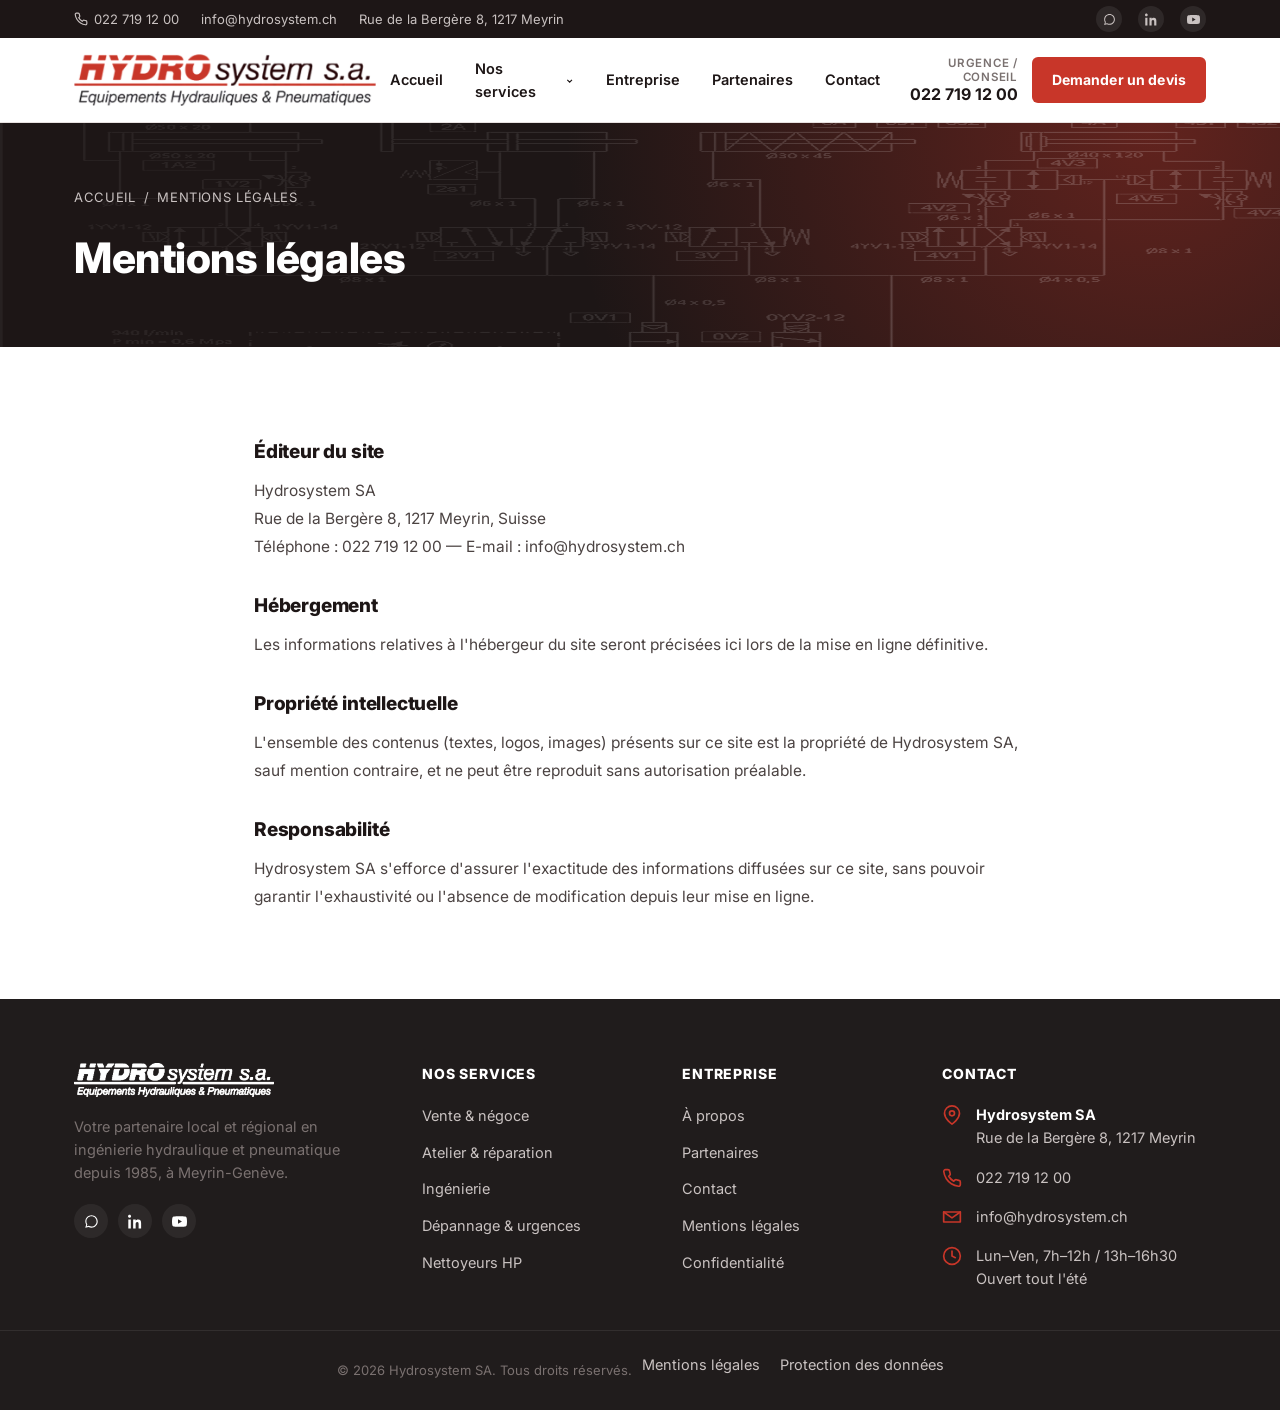
<file: mentions-legales.html>
<!DOCTYPE html>
<html lang="fr">
<head>
<meta charset="UTF-8">
<meta name="viewport" content="width=device-width, initial-scale=1.0">
<title>Mentions légales — Hydrosystem SA</title>
<meta name="description" content="Mentions légales du site Hydrosystem SA, Meyrin-Genève.">
<link rel="icon" href="favicon.png" type="image/png">
<link rel="stylesheet" href="style.css">
</head>
<body>

<div class="topbar">
  <div class="container">
    <div class="topbar__left">
      <a href="tel:+41227191200">
        <svg width="14" height="14" viewBox="0 0 24 24" fill="none" stroke="currentColor" stroke-width="2" stroke-linecap="round" stroke-linejoin="round"><path d="M22 16.92v3a2 2 0 0 1-2.18 2 19.79 19.79 0 0 1-8.63-3.07 19.5 19.5 0 0 1-6-6 19.79 19.79 0 0 1-3.07-8.67A2 2 0 0 1 4.11 2h3a2 2 0 0 1 2 1.72c.127.96.361 1.903.7 2.81a2 2 0 0 1-.45 2.11L8.09 9.91a16 16 0 0 0 6 6l1.27-1.27a2 2 0 0 1 2.11-.45c.907.339 1.85.573 2.81.7A2 2 0 0 1 22 16.92z"/></svg>
        022 719 12 00
      </a>
      <span class="hide-sm">info@hydrosystem.ch</span>
      <span class="hide-sm">Rue de la Bergère 8, 1217 Meyrin</span>
    </div>
    <div class="topbar__right">
      <a href="https://wa.me/+41227191200" aria-label="WhatsApp" target="_blank" rel="noopener"><svg viewBox="0 0 24 24" fill="currentColor"><path d="M12.04 2C6.58 2 2.13 6.45 2.13 11.91c0 1.75.46 3.45 1.32 4.95L2.05 22l5.25-1.38a9.9 9.9 0 0 0 4.74 1.21h.01c5.46 0 9.91-4.45 9.91-9.91C21.96 6.45 17.5 2 12.04 2zm0 18.02h-.01a8.1 8.1 0 0 1-4.13-1.13l-.3-.18-3.12.82.83-3.04-.2-.31a8.09 8.09 0 0 1-1.24-4.27c0-4.48 3.65-8.13 8.14-8.13 2.17 0 4.21.85 5.75 2.38a8.08 8.08 0 0 1 2.38 5.75c0 4.49-3.65 8.11-8.1 8.11z"/></svg></a>
      <a href="https://www.linkedin.com/company/hydrosystem-sa/" aria-label="LinkedIn" target="_blank" rel="noopener"><svg viewBox="0 0 24 24" fill="currentColor"><path d="M4.98 3.5C4.98 4.88 3.88 6 2.5 6S0 4.88 0 3.5 1.12 1 2.5 1s2.48 1.12 2.48 2.5zM.5 8.75h4V23h-4V8.75zM8.5 8.75h3.83v1.95h.05c.53-1 1.84-2.06 3.79-2.06 4.06 0 4.81 2.67 4.81 6.14V23h-4v-6.62c0-1.58-.03-3.6-2.2-3.6-2.2 0-2.54 1.72-2.54 3.5V23h-4V8.75z"/></svg></a>
      <a href="https://www.youtube.com/watch?v=w4YEk_EdFJM" aria-label="YouTube" target="_blank" rel="noopener"><svg viewBox="0 0 24 24" fill="currentColor"><path d="M23.5 6.2a3 3 0 0 0-2.1-2.1C19.5 3.5 12 3.5 12 3.5s-7.5 0-9.4.6A3 3 0 0 0 .5 6.2 31 31 0 0 0 0 12a31 31 0 0 0 .5 5.8 3 3 0 0 0 2.1 2.1c1.9.6 9.4.6 9.4.6s7.5 0 9.4-.6a3 3 0 0 0 2.1-2.1A31 31 0 0 0 24 12a31 31 0 0 0-.5-5.8zM9.6 15.6V8.4l6.3 3.6-6.3 3.6z"/></svg></a>
    </div>
  </div>
</div>

<header class="header">
  <div class="container">
    <a href="index.html" class="logo"><img src="logo.png" alt="Hydrosystem SA" class="logo-desktop"><img src="logo-mobile.png" alt="Hydrosystem SA" class="logo-mobile"></a>
    <nav>
      <ul class="nav">
        <li><a href="index.html">Accueil</a></li>
        <li>
          <a href="#">Nos services
            <svg class="chev" viewBox="0 0 24 24" fill="none" stroke="currentColor" stroke-width="3"><path d="M6 9l6 6 6-6"/></svg>
          </a>
          <div class="dropdown">
            <a href="vente.html">Vente &amp; négoce industriel</a>
            <a href="reparation.html">Atelier &amp; réparation</a>
            <a href="ingenierie.html">Ingénierie / bureau d'études</a>
            <a href="depannage.html">Dépannage &amp; urgences</a>
            <a href="nettoyeur-haute-pression.html">Nettoyeurs haute pression</a>
          </div>
        </li>
        <li><a href="entreprise.html">Entreprise</a></li>
        <li><a href="partenaires.html">Partenaires</a></li>
        <li><a href="contact.html">Contact</a></li>
      </ul>
      <button class="nav-toggle" aria-label="Menu"><span class="nav-toggle-icon"><i></i><i></i><i></i></span><span class="nav-toggle-label">Menu</span></button>
    </nav>
    <div class="header__actions">
      <div class="header__phone">
        <small>Urgence / conseil</small>
        <strong><a href="tel:+41227191200">022 719 12 00</a></strong>
      </div>
      <a href="contact.html" class="btn btn--primary btn--sm">Demander un devis</a>
    </div>
  </div>
</header>

<main>
  <section class="pagehead">
    <div class="container">
      <div class="breadcrumb"><a href="index.html">Accueil</a> / <span>Mentions légales</span></div>
      <h1>Mentions légales</h1>
    </div>
  </section>

  <section class="section">
    <div class="container" style="max-width:820px;">
      <div style="display:grid; gap:28px; color:var(--gray-700); font-size:15.5px; line-height:1.8;">
        <div>
          <h3 style="color:var(--ink); font-size:19px; margin-bottom:8px;">Éditeur du site</h3>
          <p>Hydrosystem SA<br>Rue de la Bergère 8, 1217 Meyrin, Suisse<br>Téléphone : 022 719 12 00 — E-mail : info@hydrosystem.ch</p>
        </div>
        <div>
          <h3 style="color:var(--ink); font-size:19px; margin-bottom:8px;">Hébergement</h3>
          <p>Les informations relatives à l'hébergeur du site seront précisées ici lors de la mise en ligne définitive.</p>
        </div>
        <div>
          <h3 style="color:var(--ink); font-size:19px; margin-bottom:8px;">Propriété intellectuelle</h3>
          <p>L'ensemble des contenus (textes, logos, images) présents sur ce site est la propriété de Hydrosystem SA, sauf mention contraire, et ne peut être reproduit sans autorisation préalable.</p>
        </div>
        <div>
          <h3 style="color:var(--ink); font-size:19px; margin-bottom:8px;">Responsabilité</h3>
          <p>Hydrosystem SA s'efforce d'assurer l'exactitude des informations diffusées sur ce site, sans pouvoir garantir l'exhaustivité ou l'absence de modification depuis leur mise en ligne.</p>
        </div>
      </div>
    </div>
  </section>
</main>

<footer class="footer">
  <div class="footer__top">
    <div class="container footer__grid">
      <div class="footer__brand">
        <img src="logo.png" alt="Hydrosystem SA" style="filter:brightness(0) invert(1);">
        <p>Votre partenaire local et régional en ingénierie hydraulique et pneumatique depuis 1985, à Meyrin-Genève.</p>
        <div class="footer__social">
          <a href="https://wa.me/+41227191200" aria-label="WhatsApp" target="_blank" rel="noopener"><svg viewBox="0 0 24 24" fill="currentColor"><path d="M12.04 2C6.58 2 2.13 6.45 2.13 11.91c0 1.75.46 3.45 1.32 4.95L2.05 22l5.25-1.38a9.9 9.9 0 0 0 4.74 1.21h.01c5.46 0 9.91-4.45 9.91-9.91C21.96 6.45 17.5 2 12.04 2zm0 18.02h-.01a8.1 8.1 0 0 1-4.13-1.13l-.3-.18-3.12.82.83-3.04-.2-.31a8.09 8.09 0 0 1-1.24-4.27c0-4.48 3.65-8.13 8.14-8.13 2.17 0 4.21.85 5.75 2.38a8.08 8.08 0 0 1 2.38 5.75c0 4.49-3.65 8.11-8.1 8.11z"/></svg></a>
          <a href="https://www.linkedin.com/company/hydrosystem-sa/" aria-label="LinkedIn" target="_blank" rel="noopener"><svg viewBox="0 0 24 24" fill="currentColor"><path d="M4.98 3.5C4.98 4.88 3.88 6 2.5 6S0 4.88 0 3.5 1.12 1 2.5 1s2.48 1.12 2.48 2.5zM.5 8.75h4V23h-4V8.75zM8.5 8.75h3.83v1.95h.05c.53-1 1.84-2.06 3.79-2.06 4.06 0 4.81 2.67 4.81 6.14V23h-4v-6.62c0-1.58-.03-3.6-2.2-3.6-2.2 0-2.54 1.72-2.54 3.5V23h-4V8.75z"/></svg></a>
          <a href="https://www.youtube.com/watch?v=w4YEk_EdFJM" aria-label="YouTube" target="_blank" rel="noopener"><svg viewBox="0 0 24 24" fill="currentColor"><path d="M23.5 6.2a3 3 0 0 0-2.1-2.1C19.5 3.5 12 3.5 12 3.5s-7.5 0-9.4.6A3 3 0 0 0 .5 6.2 31 31 0 0 0 0 12a31 31 0 0 0 .5 5.8 3 3 0 0 0 2.1 2.1c1.9.6 9.4.6 9.4.6s7.5 0 9.4-.6a3 3 0 0 0 2.1-2.1A31 31 0 0 0 24 12a31 31 0 0 0-.5-5.8zM9.6 15.6V8.4l6.3 3.6-6.3 3.6z"/></svg></a>
        </div>
      </div>
      <div>
        <h4>Nos services</h4>
        <ul>
          <li><a href="vente.html">Vente &amp; négoce</a></li>
          <li><a href="reparation.html">Atelier &amp; réparation</a></li>
          <li><a href="ingenierie.html">Ingénierie</a></li>
          <li><a href="depannage.html">Dépannage &amp; urgences</a></li>
          <li><a href="nettoyeur-haute-pression.html">Nettoyeurs HP</a></li>
        </ul>
      </div>
      <div>
        <h4>Entreprise</h4>
        <ul>
          <li><a href="entreprise.html">À propos</a></li>
          <li><a href="partenaires.html">Partenaires</a></li>
          <li><a href="contact.html">Contact</a></li>
          <li><a href="mentions-legales.html">Mentions légales</a></li>
          <li><a href="privacy.html">Confidentialité</a></li>
        </ul>
      </div>
      <div>
        <h4>Contact</h4>
        <div class="info-row">
          <svg viewBox="0 0 24 24" fill="none" stroke="currentColor" stroke-width="2" stroke-linecap="round" stroke-linejoin="round"><path d="M21 10c0 7-9 13-9 13s-9-6-9-13a9 9 0 0 1 18 0z"/><circle cx="12" cy="10" r="3"/></svg>
          <div><strong>Hydrosystem SA</strong>Rue de la Bergère 8, 1217 Meyrin</div>
        </div>
        <div class="info-row">
          <svg viewBox="0 0 24 24" fill="none" stroke="currentColor" stroke-width="2" stroke-linecap="round" stroke-linejoin="round"><path d="M22 16.92v3a2 2 0 0 1-2.18 2 19.79 19.79 0 0 1-8.63-3.07 19.5 19.5 0 0 1-6-6 19.79 19.79 0 0 1-3.07-8.67A2 2 0 0 1 4.11 2h3a2 2 0 0 1 2 1.72c.127.96.361 1.903.7 2.81a2 2 0 0 1-.45 2.11L8.09 9.91a16 16 0 0 0 6 6l1.27-1.27a2 2 0 0 1 2.11-.45c.907.339 1.85.573 2.81.7A2 2 0 0 1 22 16.92z"/></svg>
          <div><a href="tel:+41227191200">022 719 12 00</a></div>
        </div>
        <div class="info-row">
          <svg viewBox="0 0 24 24" fill="none" stroke="currentColor" stroke-width="2" stroke-linecap="round" stroke-linejoin="round"><path d="M22 6l-10 7L2 6"/><path d="M2 6h20v12H2z"/></svg>
          <div><a href="mailto:info@hydrosystem.ch">info@hydrosystem.ch</a></div>
        </div>
        <div class="info-row">
          <svg viewBox="0 0 24 24" fill="none" stroke="currentColor" stroke-width="2" stroke-linecap="round" stroke-linejoin="round"><circle cx="12" cy="12" r="10"/><path d="M12 6v6l4 2"/></svg>
          <div>Lun–Ven, 7h–12h / 13h–16h30<br>Ouvert tout l'été</div>
        </div>
      </div>
    </div>
  </div>
  <div class="footer__bottom">
    <div class="container" style="display:flex; justify-content:space-between; align-items:center; flex-wrap:wrap; gap:10px;">
      <span>© 2026 Hydrosystem SA. Tous droits réservés.</span>
      <ul>
        <li><a href="mentions-legales.html">Mentions légales</a></li>
        <li><a href="privacy.html">Protection des données</a></li>
      </ul>
    </div>
  </div>
</footer>

<script src="main.js"></script>
</body>
</html>
</file>
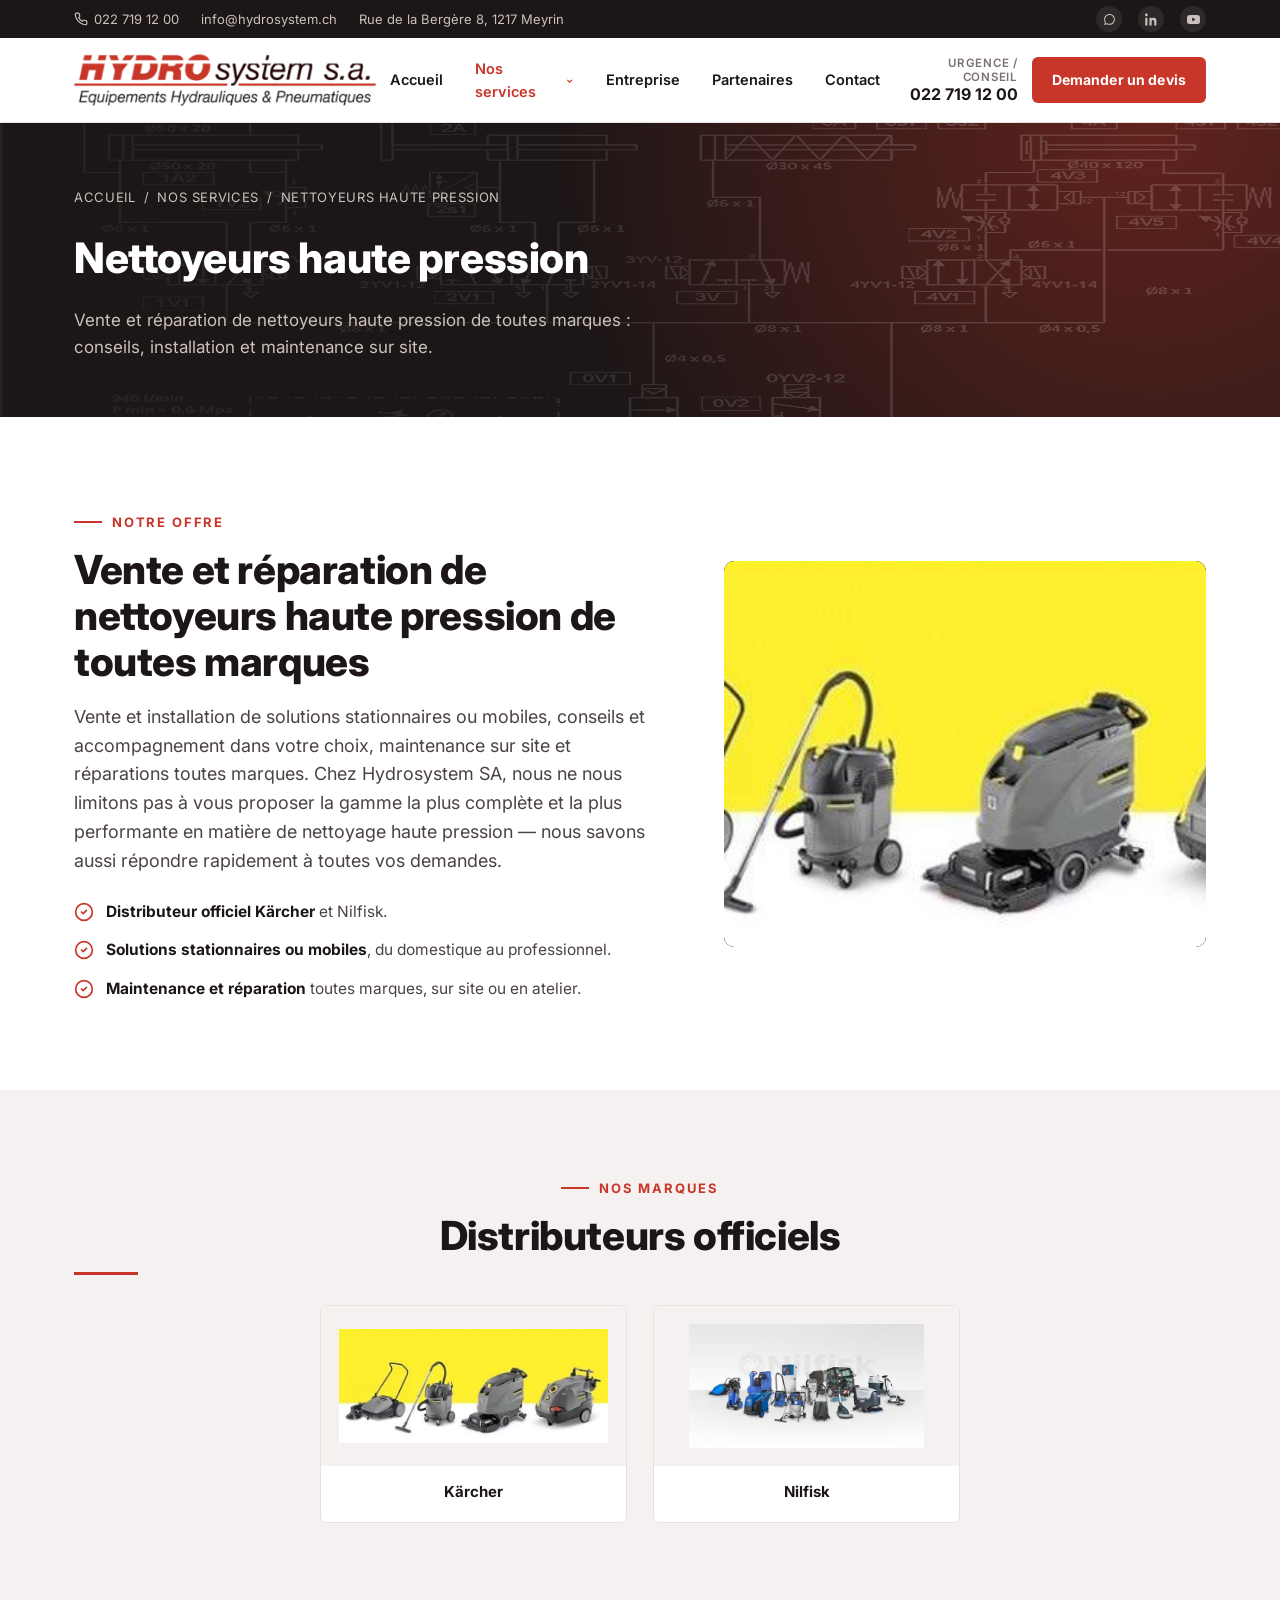
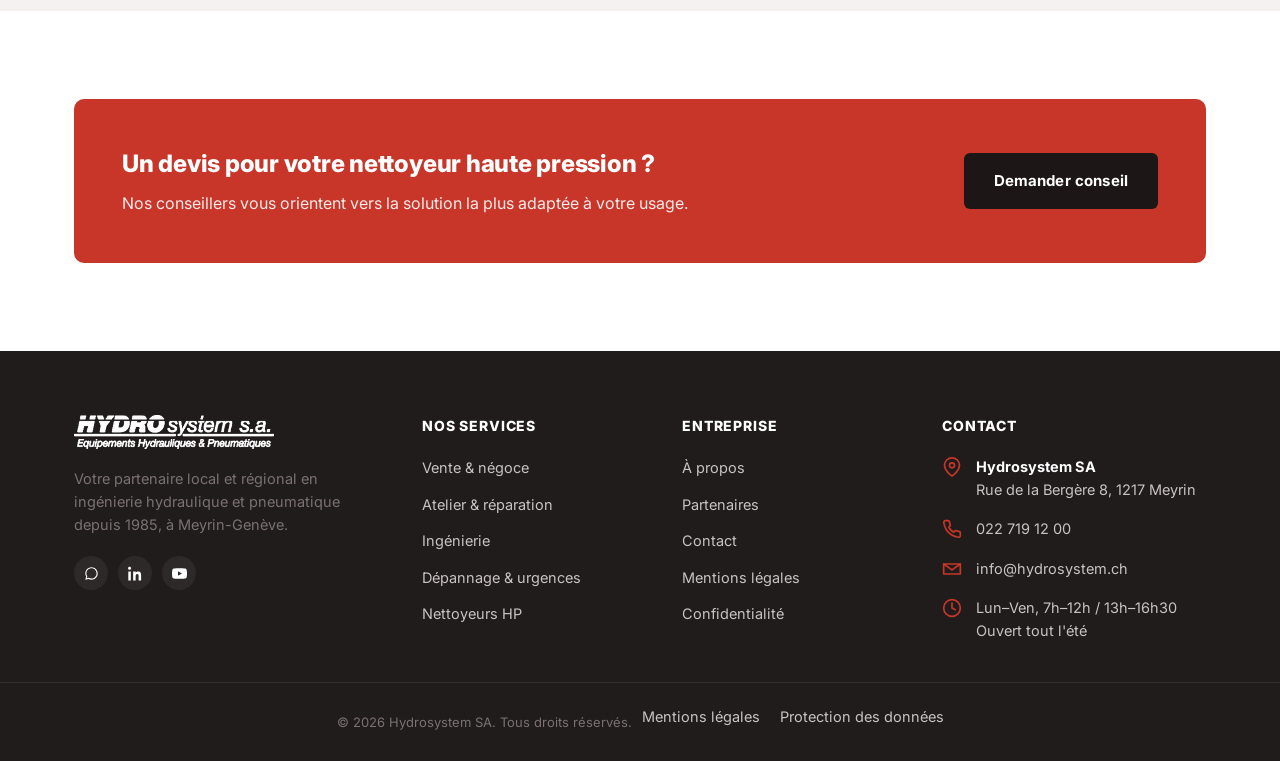
<file: nettoyeur-haute-pression.html>
<!DOCTYPE html>
<html lang="fr">
<head>
<meta charset="UTF-8">
<meta name="viewport" content="width=device-width, initial-scale=1.0">
<title>Nettoyeurs haute pression — Hydrosystem SA Genève</title>
<meta name="description" content="Vente, installation et réparation de nettoyeurs haute pression de toutes marques : Kärcher, Nilfisk. Solutions stationnaires ou mobiles.">
<link rel="icon" href="favicon.png" type="image/png">
<link rel="stylesheet" href="style.css">
</head>
<body>

<div class="topbar">
  <div class="container">
    <div class="topbar__left">
      <a href="tel:+41227191200">
        <svg width="14" height="14" viewBox="0 0 24 24" fill="none" stroke="currentColor" stroke-width="2" stroke-linecap="round" stroke-linejoin="round"><path d="M22 16.92v3a2 2 0 0 1-2.18 2 19.79 19.79 0 0 1-8.63-3.07 19.5 19.5 0 0 1-6-6 19.79 19.79 0 0 1-3.07-8.67A2 2 0 0 1 4.11 2h3a2 2 0 0 1 2 1.72c.127.96.361 1.903.7 2.81a2 2 0 0 1-.45 2.11L8.09 9.91a16 16 0 0 0 6 6l1.27-1.27a2 2 0 0 1 2.11-.45c.907.339 1.85.573 2.81.7A2 2 0 0 1 22 16.92z"/></svg>
        022 719 12 00
      </a>
      <span class="hide-sm">info@hydrosystem.ch</span>
      <span class="hide-sm">Rue de la Bergère 8, 1217 Meyrin</span>
    </div>
    <div class="topbar__right">
      <a href="https://wa.me/+41227191200" aria-label="WhatsApp" target="_blank" rel="noopener"><svg viewBox="0 0 24 24" fill="currentColor"><path d="M12.04 2C6.58 2 2.13 6.45 2.13 11.91c0 1.75.46 3.45 1.32 4.95L2.05 22l5.25-1.38a9.9 9.9 0 0 0 4.74 1.21h.01c5.46 0 9.91-4.45 9.91-9.91C21.96 6.45 17.5 2 12.04 2zm0 18.02h-.01a8.1 8.1 0 0 1-4.13-1.13l-.3-.18-3.12.82.83-3.04-.2-.31a8.09 8.09 0 0 1-1.24-4.27c0-4.48 3.65-8.13 8.14-8.13 2.17 0 4.21.85 5.75 2.38a8.08 8.08 0 0 1 2.38 5.75c0 4.49-3.65 8.11-8.1 8.11z"/></svg></a>
      <a href="https://www.linkedin.com/company/hydrosystem-sa/" aria-label="LinkedIn" target="_blank" rel="noopener"><svg viewBox="0 0 24 24" fill="currentColor"><path d="M4.98 3.5C4.98 4.88 3.88 6 2.5 6S0 4.88 0 3.5 1.12 1 2.5 1s2.48 1.12 2.48 2.5zM.5 8.75h4V23h-4V8.75zM8.5 8.75h3.83v1.95h.05c.53-1 1.84-2.06 3.79-2.06 4.06 0 4.81 2.67 4.81 6.14V23h-4v-6.62c0-1.58-.03-3.6-2.2-3.6-2.2 0-2.54 1.72-2.54 3.5V23h-4V8.75z"/></svg></a>
      <a href="https://www.youtube.com/watch?v=w4YEk_EdFJM" aria-label="YouTube" target="_blank" rel="noopener"><svg viewBox="0 0 24 24" fill="currentColor"><path d="M23.5 6.2a3 3 0 0 0-2.1-2.1C19.5 3.5 12 3.5 12 3.5s-7.5 0-9.4.6A3 3 0 0 0 .5 6.2 31 31 0 0 0 0 12a31 31 0 0 0 .5 5.8 3 3 0 0 0 2.1 2.1c1.9.6 9.4.6 9.4.6s7.5 0 9.4-.6a3 3 0 0 0 2.1-2.1A31 31 0 0 0 24 12a31 31 0 0 0-.5-5.8zM9.6 15.6V8.4l6.3 3.6-6.3 3.6z"/></svg></a>
    </div>
  </div>
</div>

<header class="header">
  <div class="container">
    <a href="index.html" class="logo"><img src="logo.png" alt="Hydrosystem SA" class="logo-desktop"><img src="logo-mobile.png" alt="Hydrosystem SA" class="logo-mobile"></a>
    <nav>
      <ul class="nav">
        <li><a href="index.html">Accueil</a></li>
        <li>
          <a href="#">Nos services
            <svg class="chev" viewBox="0 0 24 24" fill="none" stroke="currentColor" stroke-width="3"><path d="M6 9l6 6 6-6"/></svg>
          </a>
          <div class="dropdown">
            <a href="vente.html">Vente &amp; négoce industriel</a>
            <a href="reparation.html">Atelier &amp; réparation</a>
            <a href="ingenierie.html">Ingénierie / bureau d'études</a>
            <a href="depannage.html">Dépannage &amp; urgences</a>
            <a href="nettoyeur-haute-pression.html">Nettoyeurs haute pression</a>
          </div>
        </li>
        <li><a href="entreprise.html">Entreprise</a></li>
        <li><a href="partenaires.html">Partenaires</a></li>
        <li><a href="contact.html">Contact</a></li>
      </ul>
      <button class="nav-toggle" aria-label="Menu"><span class="nav-toggle-icon"><i></i><i></i><i></i></span><span class="nav-toggle-label">Menu</span></button>
    </nav>
    <div class="header__actions">
      <div class="header__phone">
        <small>Urgence / conseil</small>
        <strong><a href="tel:+41227191200">022 719 12 00</a></strong>
      </div>
      <a href="contact.html" class="btn btn--primary btn--sm">Demander un devis</a>
    </div>
  </div>
</header>

<main>

  <section class="pagehead">
    <div class="container">
      <div class="breadcrumb"><a href="index.html">Accueil</a> / <span>Nos services</span> / <span>Nettoyeurs haute pression</span></div>
      <h1>Nettoyeurs haute pression</h1>
      <p>Vente et réparation de nettoyeurs haute pression de toutes marques : conseils, installation et maintenance sur site.</p>
    </div>
  </section>

  <section class="section">
    <div class="container">
      <div class="split">
        <div class="split__text">
          <div class="eyebrow">Notre offre</div>
          <h2 class="section-title">Vente et réparation de nettoyeurs haute pression de toutes marques</h2>
          <p class="section-lede" style="margin-bottom:24px;">Vente et installation de solutions stationnaires ou mobiles, conseils et accompagnement dans votre choix, maintenance sur site et réparations toutes marques. Chez Hydrosystem SA, nous ne nous limitons pas à vous proposer la gamme la plus complète et la plus performante en matière de nettoyage haute pression — nous savons aussi répondre rapidement à toutes vos demandes.</p>
          <ul class="checklist">
            <li>
              <svg viewBox="0 0 24 24" fill="none" stroke="currentColor" stroke-width="2" stroke-linecap="round" stroke-linejoin="round"><circle cx="12" cy="12" r="10"/><path d="M9 12l2 2 4-4"/></svg>
              <span><strong>Distributeur officiel Kärcher</strong> et Nilfisk.</span>
            </li>
            <li>
              <svg viewBox="0 0 24 24" fill="none" stroke="currentColor" stroke-width="2" stroke-linecap="round" stroke-linejoin="round"><circle cx="12" cy="12" r="10"/><path d="M9 12l2 2 4-4"/></svg>
              <span><strong>Solutions stationnaires ou mobiles</strong>, du domestique au professionnel.</span>
            </li>
            <li>
              <svg viewBox="0 0 24 24" fill="none" stroke="currentColor" stroke-width="2" stroke-linecap="round" stroke-linejoin="round"><circle cx="12" cy="12" r="10"/><path d="M9 12l2 2 4-4"/></svg>
              <span><strong>Maintenance et réparation</strong> toutes marques, sur site ou en atelier.</span>
            </li>
          </ul>
        </div>
        <div class="split__media">
          <div class="media-panel has-photo">
            <img src="hydrosystem-karcher.jpg" alt="Nettoyeur haute pression Kärcher distribué par Hydrosystem SA">
          </div>
        </div>
      </div>
    </div>
  </section>

  <section class="section section--gray">
    <div class="container">
      <div class="eyebrow" style="justify-content:center; display:flex;">Nos marques</div>
      <h2 class="section-title section-title--underline" style="text-align:center;">Distributeurs officiels</h2>
      <div class="grid grid--2" style="margin-top:30px; max-width:640px; margin-left:auto; margin-right:auto;">
        <a href="https://www.kaercher.com/ch-fr/" target="_blank" rel="noopener" class="brand-photo-card">
          <img src="hydrosystem-karcher.jpg" alt="Kärcher">
          <div class="brand-photo-label">Kärcher</div>
        </a>
        <a href="https://www.nilfisk.com/fr-ch/" target="_blank" rel="noopener" class="brand-photo-card">
          <img src="hydrosystem-nilfisk.jpg" alt="Nilfisk">
          <div class="brand-photo-label">Nilfisk</div>
        </a>
      </div>
    </div>
  </section>

  <section class="section">
    <div class="container">
      <div class="cta-banner">
        <div>
          <h3>Un devis pour votre nettoyeur haute pression ?</h3>
          <p>Nos conseillers vous orientent vers la solution la plus adaptée à votre usage.</p>
        </div>
        <a href="contact.html" class="btn btn--primary">Demander conseil</a>
      </div>
    </div>
  </section>

</main>

<footer class="footer">
  <div class="footer__top">
    <div class="container footer__grid">
      <div class="footer__brand">
        <img src="logo.png" alt="Hydrosystem SA" style="filter:brightness(0) invert(1);">
        <p>Votre partenaire local et régional en ingénierie hydraulique et pneumatique depuis 1985, à Meyrin-Genève.</p>
        <div class="footer__social">
          <a href="https://wa.me/+41227191200" aria-label="WhatsApp" target="_blank" rel="noopener"><svg viewBox="0 0 24 24" fill="currentColor"><path d="M12.04 2C6.58 2 2.13 6.45 2.13 11.91c0 1.75.46 3.45 1.32 4.95L2.05 22l5.25-1.38a9.9 9.9 0 0 0 4.74 1.21h.01c5.46 0 9.91-4.45 9.91-9.91C21.96 6.45 17.5 2 12.04 2zm0 18.02h-.01a8.1 8.1 0 0 1-4.13-1.13l-.3-.18-3.12.82.83-3.04-.2-.31a8.09 8.09 0 0 1-1.24-4.27c0-4.48 3.65-8.13 8.14-8.13 2.17 0 4.21.85 5.75 2.38a8.08 8.08 0 0 1 2.38 5.75c0 4.49-3.65 8.11-8.1 8.11z"/></svg></a>
          <a href="https://www.linkedin.com/company/hydrosystem-sa/" aria-label="LinkedIn" target="_blank" rel="noopener"><svg viewBox="0 0 24 24" fill="currentColor"><path d="M4.98 3.5C4.98 4.88 3.88 6 2.5 6S0 4.88 0 3.5 1.12 1 2.5 1s2.48 1.12 2.48 2.5zM.5 8.75h4V23h-4V8.75zM8.5 8.75h3.83v1.95h.05c.53-1 1.84-2.06 3.79-2.06 4.06 0 4.81 2.67 4.81 6.14V23h-4v-6.62c0-1.58-.03-3.6-2.2-3.6-2.2 0-2.54 1.72-2.54 3.5V23h-4V8.75z"/></svg></a>
          <a href="https://www.youtube.com/watch?v=w4YEk_EdFJM" aria-label="YouTube" target="_blank" rel="noopener"><svg viewBox="0 0 24 24" fill="currentColor"><path d="M23.5 6.2a3 3 0 0 0-2.1-2.1C19.5 3.5 12 3.5 12 3.5s-7.5 0-9.4.6A3 3 0 0 0 .5 6.2 31 31 0 0 0 0 12a31 31 0 0 0 .5 5.8 3 3 0 0 0 2.1 2.1c1.9.6 9.4.6 9.4.6s7.5 0 9.4-.6a3 3 0 0 0 2.1-2.1A31 31 0 0 0 24 12a31 31 0 0 0-.5-5.8zM9.6 15.6V8.4l6.3 3.6-6.3 3.6z"/></svg></a>
        </div>
      </div>
      <div>
        <h4>Nos services</h4>
        <ul>
          <li><a href="vente.html">Vente &amp; négoce</a></li>
          <li><a href="reparation.html">Atelier &amp; réparation</a></li>
          <li><a href="ingenierie.html">Ingénierie</a></li>
          <li><a href="depannage.html">Dépannage &amp; urgences</a></li>
          <li><a href="nettoyeur-haute-pression.html">Nettoyeurs HP</a></li>
        </ul>
      </div>
      <div>
        <h4>Entreprise</h4>
        <ul>
          <li><a href="entreprise.html">À propos</a></li>
          <li><a href="partenaires.html">Partenaires</a></li>
          <li><a href="contact.html">Contact</a></li>
          <li><a href="mentions-legales.html">Mentions légales</a></li>
          <li><a href="privacy.html">Confidentialité</a></li>
        </ul>
      </div>
      <div>
        <h4>Contact</h4>
        <div class="info-row">
          <svg viewBox="0 0 24 24" fill="none" stroke="currentColor" stroke-width="2" stroke-linecap="round" stroke-linejoin="round"><path d="M21 10c0 7-9 13-9 13s-9-6-9-13a9 9 0 0 1 18 0z"/><circle cx="12" cy="10" r="3"/></svg>
          <div><strong>Hydrosystem SA</strong>Rue de la Bergère 8, 1217 Meyrin</div>
        </div>
        <div class="info-row">
          <svg viewBox="0 0 24 24" fill="none" stroke="currentColor" stroke-width="2" stroke-linecap="round" stroke-linejoin="round"><path d="M22 16.92v3a2 2 0 0 1-2.18 2 19.79 19.79 0 0 1-8.63-3.07 19.5 19.5 0 0 1-6-6 19.79 19.79 0 0 1-3.07-8.67A2 2 0 0 1 4.11 2h3a2 2 0 0 1 2 1.72c.127.96.361 1.903.7 2.81a2 2 0 0 1-.45 2.11L8.09 9.91a16 16 0 0 0 6 6l1.27-1.27a2 2 0 0 1 2.11-.45c.907.339 1.85.573 2.81.7A2 2 0 0 1 22 16.92z"/></svg>
          <div><a href="tel:+41227191200">022 719 12 00</a></div>
        </div>
        <div class="info-row">
          <svg viewBox="0 0 24 24" fill="none" stroke="currentColor" stroke-width="2" stroke-linecap="round" stroke-linejoin="round"><path d="M22 6l-10 7L2 6"/><path d="M2 6h20v12H2z"/></svg>
          <div><a href="mailto:info@hydrosystem.ch">info@hydrosystem.ch</a></div>
        </div>
        <div class="info-row">
          <svg viewBox="0 0 24 24" fill="none" stroke="currentColor" stroke-width="2" stroke-linecap="round" stroke-linejoin="round"><circle cx="12" cy="12" r="10"/><path d="M12 6v6l4 2"/></svg>
          <div>Lun–Ven, 7h–12h / 13h–16h30<br>Ouvert tout l'été</div>
        </div>
      </div>
    </div>
  </div>
  <div class="footer__bottom">
    <div class="container" style="display:flex; justify-content:space-between; align-items:center; flex-wrap:wrap; gap:10px;">
      <span>© 2026 Hydrosystem SA. Tous droits réservés.</span>
      <ul>
        <li><a href="mentions-legales.html">Mentions légales</a></li>
        <li><a href="privacy.html">Protection des données</a></li>
      </ul>
    </div>
  </div>
</footer>

<script src="main.js"></script>
</body>
</html>
</file>
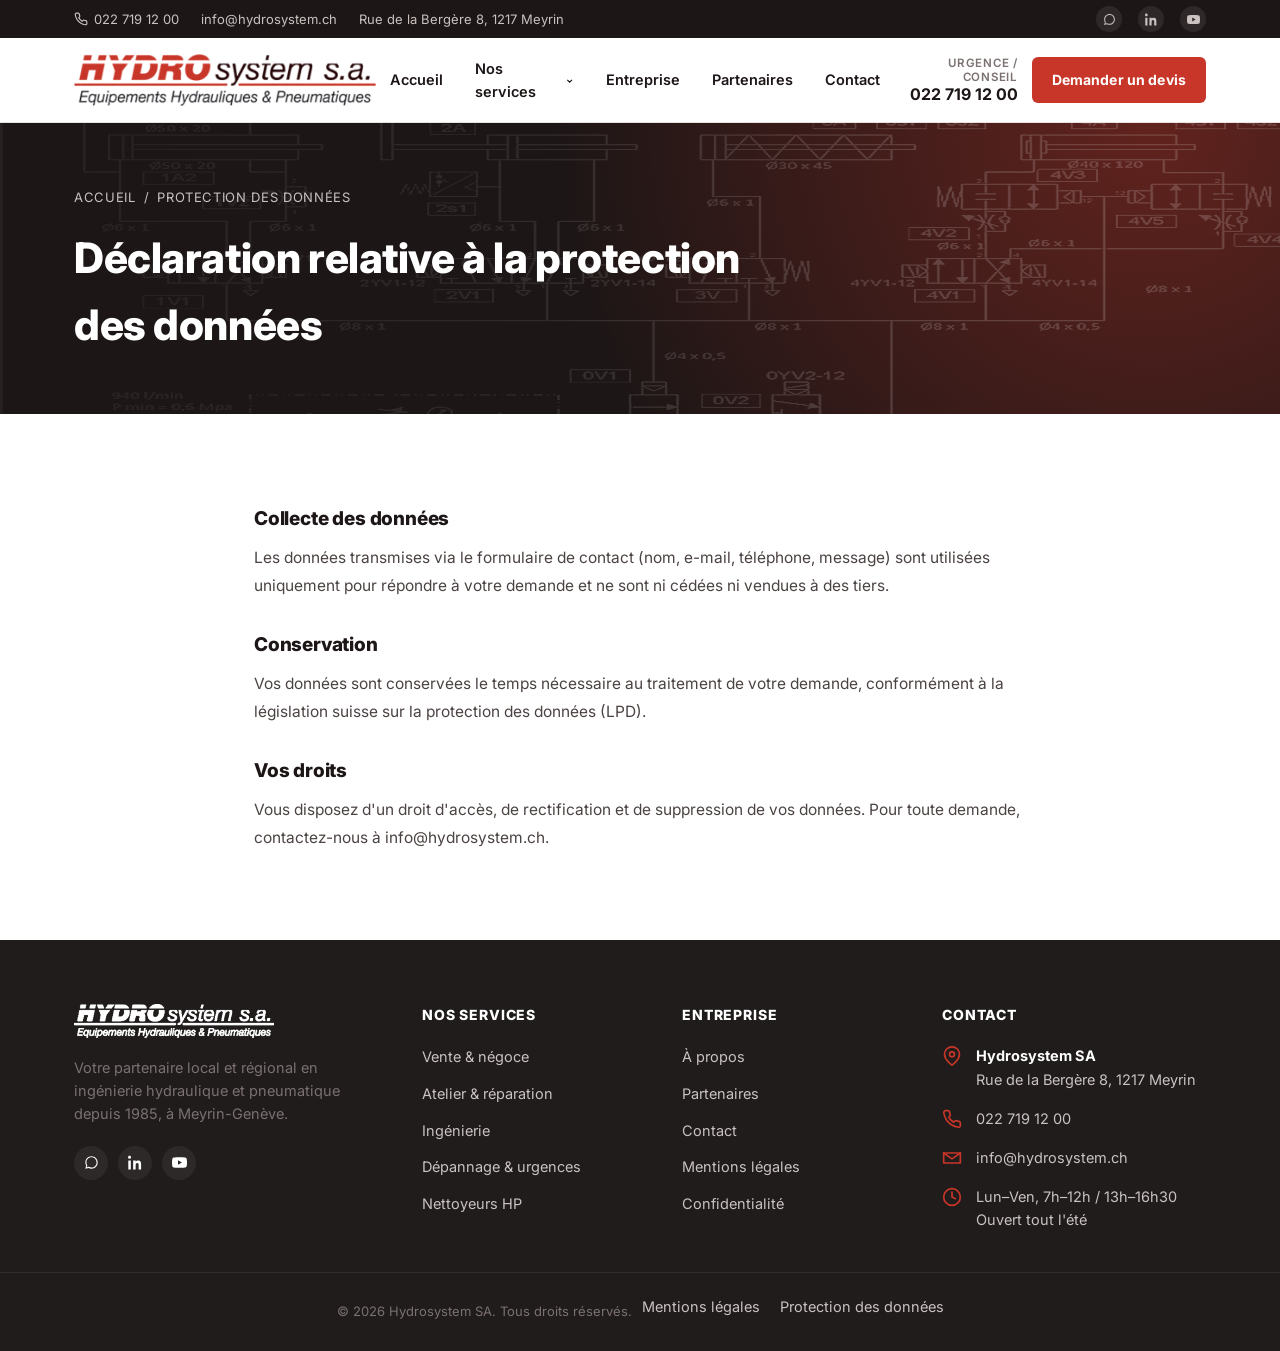
<file: privacy.html>
<!DOCTYPE html>
<html lang="fr">
<head>
<meta charset="UTF-8">
<meta name="viewport" content="width=device-width, initial-scale=1.0">
<title>Protection des données — Hydrosystem SA</title>
<meta name="description" content="Déclaration relative à la protection des données personnelles du site Hydrosystem SA.">
<link rel="icon" href="favicon.png" type="image/png">
<link rel="stylesheet" href="style.css">
</head>
<body>

<div class="topbar">
  <div class="container">
    <div class="topbar__left">
      <a href="tel:+41227191200">
        <svg width="14" height="14" viewBox="0 0 24 24" fill="none" stroke="currentColor" stroke-width="2" stroke-linecap="round" stroke-linejoin="round"><path d="M22 16.92v3a2 2 0 0 1-2.18 2 19.79 19.79 0 0 1-8.63-3.07 19.5 19.5 0 0 1-6-6 19.79 19.79 0 0 1-3.07-8.67A2 2 0 0 1 4.11 2h3a2 2 0 0 1 2 1.72c.127.96.361 1.903.7 2.81a2 2 0 0 1-.45 2.11L8.09 9.91a16 16 0 0 0 6 6l1.27-1.27a2 2 0 0 1 2.11-.45c.907.339 1.85.573 2.81.7A2 2 0 0 1 22 16.92z"/></svg>
        022 719 12 00
      </a>
      <span class="hide-sm">info@hydrosystem.ch</span>
      <span class="hide-sm">Rue de la Bergère 8, 1217 Meyrin</span>
    </div>
    <div class="topbar__right">
      <a href="https://wa.me/+41227191200" aria-label="WhatsApp" target="_blank" rel="noopener"><svg viewBox="0 0 24 24" fill="currentColor"><path d="M12.04 2C6.58 2 2.13 6.45 2.13 11.91c0 1.75.46 3.45 1.32 4.95L2.05 22l5.25-1.38a9.9 9.9 0 0 0 4.74 1.21h.01c5.46 0 9.91-4.45 9.91-9.91C21.96 6.45 17.5 2 12.04 2zm0 18.02h-.01a8.1 8.1 0 0 1-4.13-1.13l-.3-.18-3.12.82.83-3.04-.2-.31a8.09 8.09 0 0 1-1.24-4.27c0-4.48 3.65-8.13 8.14-8.13 2.17 0 4.21.85 5.75 2.38a8.08 8.08 0 0 1 2.38 5.75c0 4.49-3.65 8.11-8.1 8.11z"/></svg></a>
      <a href="https://www.linkedin.com/company/hydrosystem-sa/" aria-label="LinkedIn" target="_blank" rel="noopener"><svg viewBox="0 0 24 24" fill="currentColor"><path d="M4.98 3.5C4.98 4.88 3.88 6 2.5 6S0 4.88 0 3.5 1.12 1 2.5 1s2.48 1.12 2.48 2.5zM.5 8.75h4V23h-4V8.75zM8.5 8.75h3.83v1.95h.05c.53-1 1.84-2.06 3.79-2.06 4.06 0 4.81 2.67 4.81 6.14V23h-4v-6.62c0-1.58-.03-3.6-2.2-3.6-2.2 0-2.54 1.72-2.54 3.5V23h-4V8.75z"/></svg></a>
      <a href="https://www.youtube.com/watch?v=w4YEk_EdFJM" aria-label="YouTube" target="_blank" rel="noopener"><svg viewBox="0 0 24 24" fill="currentColor"><path d="M23.5 6.2a3 3 0 0 0-2.1-2.1C19.5 3.5 12 3.5 12 3.5s-7.5 0-9.4.6A3 3 0 0 0 .5 6.2 31 31 0 0 0 0 12a31 31 0 0 0 .5 5.8 3 3 0 0 0 2.1 2.1c1.9.6 9.4.6 9.4.6s7.5 0 9.4-.6a3 3 0 0 0 2.1-2.1A31 31 0 0 0 24 12a31 31 0 0 0-.5-5.8zM9.6 15.6V8.4l6.3 3.6-6.3 3.6z"/></svg></a>
    </div>
  </div>
</div>

<header class="header">
  <div class="container">
    <a href="index.html" class="logo"><img src="logo.png" alt="Hydrosystem SA" class="logo-desktop"><img src="logo-mobile.png" alt="Hydrosystem SA" class="logo-mobile"></a>
    <nav>
      <ul class="nav">
        <li><a href="index.html">Accueil</a></li>
        <li>
          <a href="#">Nos services
            <svg class="chev" viewBox="0 0 24 24" fill="none" stroke="currentColor" stroke-width="3"><path d="M6 9l6 6 6-6"/></svg>
          </a>
          <div class="dropdown">
            <a href="vente.html">Vente &amp; négoce industriel</a>
            <a href="reparation.html">Atelier &amp; réparation</a>
            <a href="ingenierie.html">Ingénierie / bureau d'études</a>
            <a href="depannage.html">Dépannage &amp; urgences</a>
            <a href="nettoyeur-haute-pression.html">Nettoyeurs haute pression</a>
          </div>
        </li>
        <li><a href="entreprise.html">Entreprise</a></li>
        <li><a href="partenaires.html">Partenaires</a></li>
        <li><a href="contact.html">Contact</a></li>
      </ul>
      <button class="nav-toggle" aria-label="Menu"><span class="nav-toggle-icon"><i></i><i></i><i></i></span><span class="nav-toggle-label">Menu</span></button>
    </nav>
    <div class="header__actions">
      <div class="header__phone">
        <small>Urgence / conseil</small>
        <strong><a href="tel:+41227191200">022 719 12 00</a></strong>
      </div>
      <a href="contact.html" class="btn btn--primary btn--sm">Demander un devis</a>
    </div>
  </div>
</header>

<main>
  <section class="pagehead">
    <div class="container">
      <div class="breadcrumb"><a href="index.html">Accueil</a> / <span>Protection des données</span></div>
      <h1>Déclaration relative à la protection des données</h1>
    </div>
  </section>

  <section class="section">
    <div class="container" style="max-width:820px;">
      <div style="display:grid; gap:28px; color:var(--gray-700); font-size:15.5px; line-height:1.8;">
        <div>
          <h3 style="color:var(--ink); font-size:19px; margin-bottom:8px;">Collecte des données</h3>
          <p>Les données transmises via le formulaire de contact (nom, e-mail, téléphone, message) sont utilisées uniquement pour répondre à votre demande et ne sont ni cédées ni vendues à des tiers.</p>
        </div>
        <div>
          <h3 style="color:var(--ink); font-size:19px; margin-bottom:8px;">Conservation</h3>
          <p>Vos données sont conservées le temps nécessaire au traitement de votre demande, conformément à la législation suisse sur la protection des données (LPD).</p>
        </div>
        <div>
          <h3 style="color:var(--ink); font-size:19px; margin-bottom:8px;">Vos droits</h3>
          <p>Vous disposez d'un droit d'accès, de rectification et de suppression de vos données. Pour toute demande, contactez-nous à info@hydrosystem.ch.</p>
        </div>
      </div>
    </div>
  </section>
</main>

<footer class="footer">
  <div class="footer__top">
    <div class="container footer__grid">
      <div class="footer__brand">
        <img src="logo.png" alt="Hydrosystem SA" style="filter:brightness(0) invert(1);">
        <p>Votre partenaire local et régional en ingénierie hydraulique et pneumatique depuis 1985, à Meyrin-Genève.</p>
        <div class="footer__social">
          <a href="https://wa.me/+41227191200" aria-label="WhatsApp" target="_blank" rel="noopener"><svg viewBox="0 0 24 24" fill="currentColor"><path d="M12.04 2C6.58 2 2.13 6.45 2.13 11.91c0 1.75.46 3.45 1.32 4.95L2.05 22l5.25-1.38a9.9 9.9 0 0 0 4.74 1.21h.01c5.46 0 9.91-4.45 9.91-9.91C21.96 6.45 17.5 2 12.04 2zm0 18.02h-.01a8.1 8.1 0 0 1-4.13-1.13l-.3-.18-3.12.82.83-3.04-.2-.31a8.09 8.09 0 0 1-1.24-4.27c0-4.48 3.65-8.13 8.14-8.13 2.17 0 4.21.85 5.75 2.38a8.08 8.08 0 0 1 2.38 5.75c0 4.49-3.65 8.11-8.1 8.11z"/></svg></a>
          <a href="https://www.linkedin.com/company/hydrosystem-sa/" aria-label="LinkedIn" target="_blank" rel="noopener"><svg viewBox="0 0 24 24" fill="currentColor"><path d="M4.98 3.5C4.98 4.88 3.88 6 2.5 6S0 4.88 0 3.5 1.12 1 2.5 1s2.48 1.12 2.48 2.5zM.5 8.75h4V23h-4V8.75zM8.5 8.75h3.83v1.95h.05c.53-1 1.84-2.06 3.79-2.06 4.06 0 4.81 2.67 4.81 6.14V23h-4v-6.62c0-1.58-.03-3.6-2.2-3.6-2.2 0-2.54 1.72-2.54 3.5V23h-4V8.75z"/></svg></a>
          <a href="https://www.youtube.com/watch?v=w4YEk_EdFJM" aria-label="YouTube" target="_blank" rel="noopener"><svg viewBox="0 0 24 24" fill="currentColor"><path d="M23.5 6.2a3 3 0 0 0-2.1-2.1C19.5 3.5 12 3.5 12 3.5s-7.5 0-9.4.6A3 3 0 0 0 .5 6.2 31 31 0 0 0 0 12a31 31 0 0 0 .5 5.8 3 3 0 0 0 2.1 2.1c1.9.6 9.4.6 9.4.6s7.5 0 9.4-.6a3 3 0 0 0 2.1-2.1A31 31 0 0 0 24 12a31 31 0 0 0-.5-5.8zM9.6 15.6V8.4l6.3 3.6-6.3 3.6z"/></svg></a>
        </div>
      </div>
      <div>
        <h4>Nos services</h4>
        <ul>
          <li><a href="vente.html">Vente &amp; négoce</a></li>
          <li><a href="reparation.html">Atelier &amp; réparation</a></li>
          <li><a href="ingenierie.html">Ingénierie</a></li>
          <li><a href="depannage.html">Dépannage &amp; urgences</a></li>
          <li><a href="nettoyeur-haute-pression.html">Nettoyeurs HP</a></li>
        </ul>
      </div>
      <div>
        <h4>Entreprise</h4>
        <ul>
          <li><a href="entreprise.html">À propos</a></li>
          <li><a href="partenaires.html">Partenaires</a></li>
          <li><a href="contact.html">Contact</a></li>
          <li><a href="mentions-legales.html">Mentions légales</a></li>
          <li><a href="privacy.html">Confidentialité</a></li>
        </ul>
      </div>
      <div>
        <h4>Contact</h4>
        <div class="info-row">
          <svg viewBox="0 0 24 24" fill="none" stroke="currentColor" stroke-width="2" stroke-linecap="round" stroke-linejoin="round"><path d="M21 10c0 7-9 13-9 13s-9-6-9-13a9 9 0 0 1 18 0z"/><circle cx="12" cy="10" r="3"/></svg>
          <div><strong>Hydrosystem SA</strong>Rue de la Bergère 8, 1217 Meyrin</div>
        </div>
        <div class="info-row">
          <svg viewBox="0 0 24 24" fill="none" stroke="currentColor" stroke-width="2" stroke-linecap="round" stroke-linejoin="round"><path d="M22 16.92v3a2 2 0 0 1-2.18 2 19.79 19.79 0 0 1-8.63-3.07 19.5 19.5 0 0 1-6-6 19.79 19.79 0 0 1-3.07-8.67A2 2 0 0 1 4.11 2h3a2 2 0 0 1 2 1.72c.127.96.361 1.903.7 2.81a2 2 0 0 1-.45 2.11L8.09 9.91a16 16 0 0 0 6 6l1.27-1.27a2 2 0 0 1 2.11-.45c.907.339 1.85.573 2.81.7A2 2 0 0 1 22 16.92z"/></svg>
          <div><a href="tel:+41227191200">022 719 12 00</a></div>
        </div>
        <div class="info-row">
          <svg viewBox="0 0 24 24" fill="none" stroke="currentColor" stroke-width="2" stroke-linecap="round" stroke-linejoin="round"><path d="M22 6l-10 7L2 6"/><path d="M2 6h20v12H2z"/></svg>
          <div><a href="mailto:info@hydrosystem.ch">info@hydrosystem.ch</a></div>
        </div>
        <div class="info-row">
          <svg viewBox="0 0 24 24" fill="none" stroke="currentColor" stroke-width="2" stroke-linecap="round" stroke-linejoin="round"><circle cx="12" cy="12" r="10"/><path d="M12 6v6l4 2"/></svg>
          <div>Lun–Ven, 7h–12h / 13h–16h30<br>Ouvert tout l'été</div>
        </div>
      </div>
    </div>
  </div>
  <div class="footer__bottom">
    <div class="container" style="display:flex; justify-content:space-between; align-items:center; flex-wrap:wrap; gap:10px;">
      <span>© 2026 Hydrosystem SA. Tous droits réservés.</span>
      <ul>
        <li><a href="mentions-legales.html">Mentions légales</a></li>
        <li><a href="privacy.html">Protection des données</a></li>
      </ul>
    </div>
  </div>
</footer>

<script src="main.js"></script>
</body>
</html>
</file>
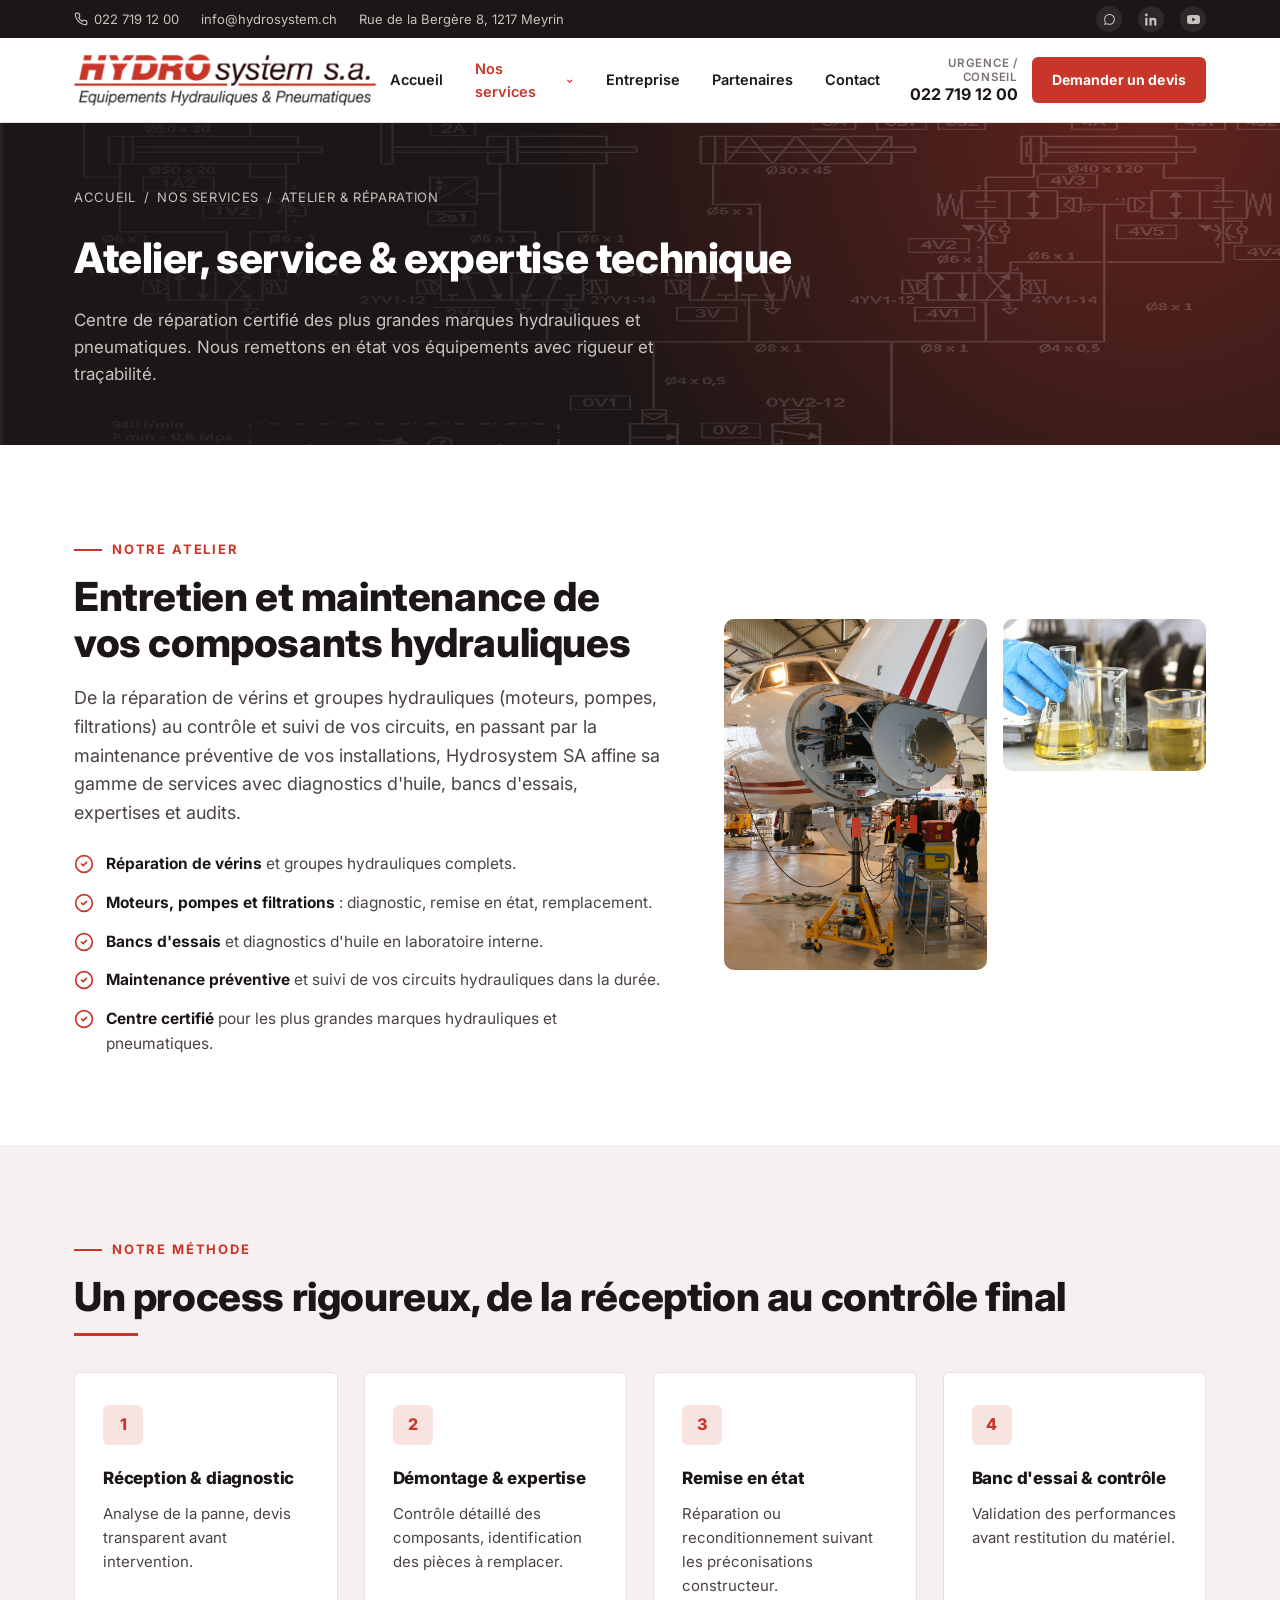
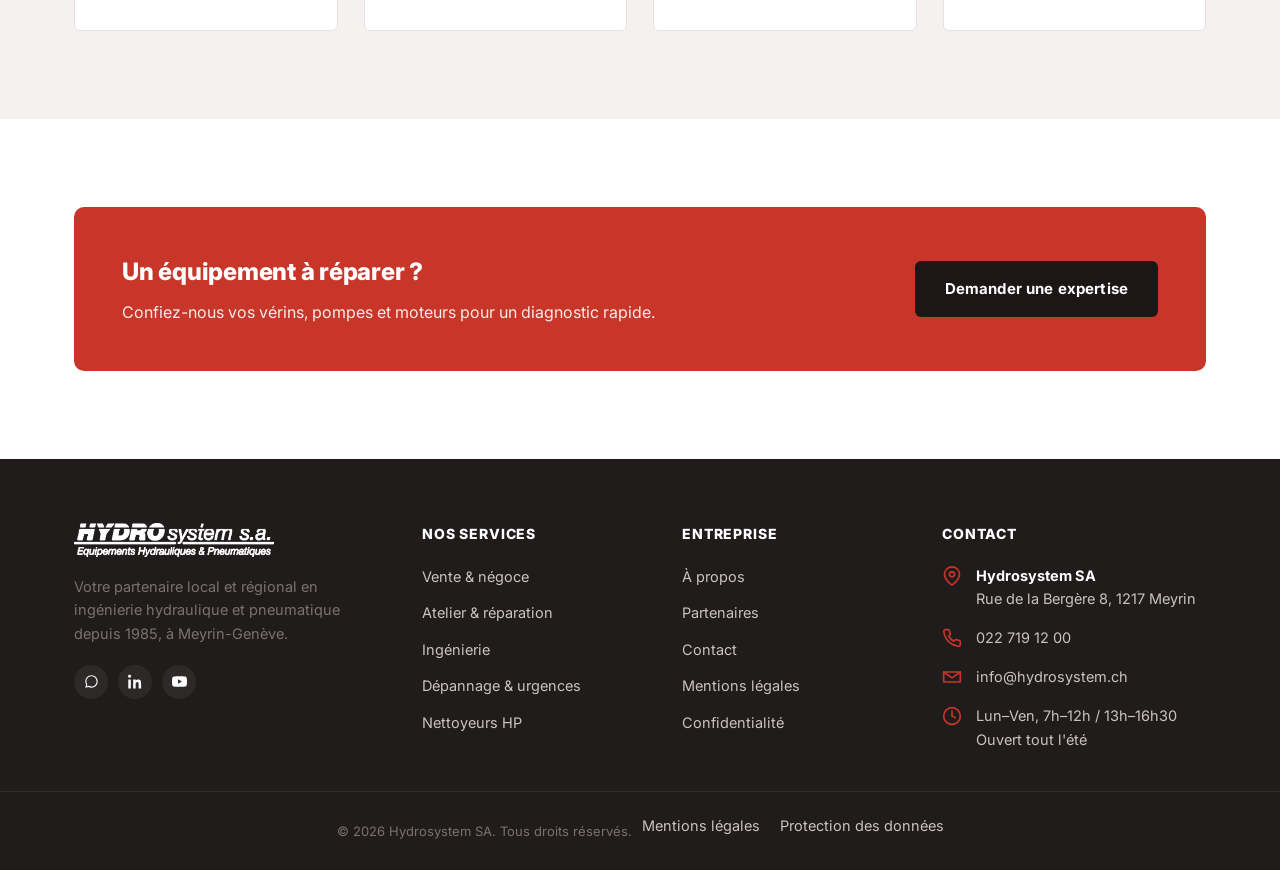
<file: reparation.html>
<!DOCTYPE html>
<html lang="fr">
<head>
<meta charset="UTF-8">
<meta name="viewport" content="width=device-width, initial-scale=1.0">
<title>Atelier &amp; réparation — Hydrosystem SA Genève</title>
<meta name="description" content="Entretien et maintenance de vos composants hydrauliques : vérins, pompes, moteurs, filtration. Diagnostics d'huile, bancs d'essais, expertises certifiées.">
<link rel="icon" href="favicon.png" type="image/png">
<link rel="stylesheet" href="style.css">
</head>
<body>

<div class="topbar">
  <div class="container">
    <div class="topbar__left">
      <a href="tel:+41227191200">
        <svg width="14" height="14" viewBox="0 0 24 24" fill="none" stroke="currentColor" stroke-width="2" stroke-linecap="round" stroke-linejoin="round"><path d="M22 16.92v3a2 2 0 0 1-2.18 2 19.79 19.79 0 0 1-8.63-3.07 19.5 19.5 0 0 1-6-6 19.79 19.79 0 0 1-3.07-8.67A2 2 0 0 1 4.11 2h3a2 2 0 0 1 2 1.72c.127.96.361 1.903.7 2.81a2 2 0 0 1-.45 2.11L8.09 9.91a16 16 0 0 0 6 6l1.27-1.27a2 2 0 0 1 2.11-.45c.907.339 1.85.573 2.81.7A2 2 0 0 1 22 16.92z"/></svg>
        022 719 12 00
      </a>
      <span class="hide-sm">info@hydrosystem.ch</span>
      <span class="hide-sm">Rue de la Bergère 8, 1217 Meyrin</span>
    </div>
    <div class="topbar__right">
      <a href="https://wa.me/+41227191200" aria-label="WhatsApp" target="_blank" rel="noopener"><svg viewBox="0 0 24 24" fill="currentColor"><path d="M12.04 2C6.58 2 2.13 6.45 2.13 11.91c0 1.75.46 3.45 1.32 4.95L2.05 22l5.25-1.38a9.9 9.9 0 0 0 4.74 1.21h.01c5.46 0 9.91-4.45 9.91-9.91C21.96 6.45 17.5 2 12.04 2zm0 18.02h-.01a8.1 8.1 0 0 1-4.13-1.13l-.3-.18-3.12.82.83-3.04-.2-.31a8.09 8.09 0 0 1-1.24-4.27c0-4.48 3.65-8.13 8.14-8.13 2.17 0 4.21.85 5.75 2.38a8.08 8.08 0 0 1 2.38 5.75c0 4.49-3.65 8.11-8.1 8.11z"/></svg></a>
      <a href="https://www.linkedin.com/company/hydrosystem-sa/" aria-label="LinkedIn" target="_blank" rel="noopener"><svg viewBox="0 0 24 24" fill="currentColor"><path d="M4.98 3.5C4.98 4.88 3.88 6 2.5 6S0 4.88 0 3.5 1.12 1 2.5 1s2.48 1.12 2.48 2.5zM.5 8.75h4V23h-4V8.75zM8.5 8.75h3.83v1.95h.05c.53-1 1.84-2.06 3.79-2.06 4.06 0 4.81 2.67 4.81 6.14V23h-4v-6.62c0-1.58-.03-3.6-2.2-3.6-2.2 0-2.54 1.72-2.54 3.5V23h-4V8.75z"/></svg></a>
      <a href="https://www.youtube.com/watch?v=w4YEk_EdFJM" aria-label="YouTube" target="_blank" rel="noopener"><svg viewBox="0 0 24 24" fill="currentColor"><path d="M23.5 6.2a3 3 0 0 0-2.1-2.1C19.5 3.5 12 3.5 12 3.5s-7.5 0-9.4.6A3 3 0 0 0 .5 6.2 31 31 0 0 0 0 12a31 31 0 0 0 .5 5.8 3 3 0 0 0 2.1 2.1c1.9.6 9.4.6 9.4.6s7.5 0 9.4-.6a3 3 0 0 0 2.1-2.1A31 31 0 0 0 24 12a31 31 0 0 0-.5-5.8zM9.6 15.6V8.4l6.3 3.6-6.3 3.6z"/></svg></a>
    </div>
  </div>
</div>

<header class="header">
  <div class="container">
    <a href="index.html" class="logo"><img src="logo.png" alt="Hydrosystem SA" class="logo-desktop"><img src="logo-mobile.png" alt="Hydrosystem SA" class="logo-mobile"></a>
    <nav>
      <ul class="nav">
        <li><a href="index.html">Accueil</a></li>
        <li>
          <a href="#">Nos services
            <svg class="chev" viewBox="0 0 24 24" fill="none" stroke="currentColor" stroke-width="3"><path d="M6 9l6 6 6-6"/></svg>
          </a>
          <div class="dropdown">
            <a href="vente.html">Vente &amp; négoce industriel</a>
            <a href="reparation.html">Atelier &amp; réparation</a>
            <a href="ingenierie.html">Ingénierie / bureau d'études</a>
            <a href="depannage.html">Dépannage &amp; urgences</a>
            <a href="nettoyeur-haute-pression.html">Nettoyeurs haute pression</a>
          </div>
        </li>
        <li><a href="entreprise.html">Entreprise</a></li>
        <li><a href="partenaires.html">Partenaires</a></li>
        <li><a href="contact.html">Contact</a></li>
      </ul>
      <button class="nav-toggle" aria-label="Menu"><span class="nav-toggle-icon"><i></i><i></i><i></i></span><span class="nav-toggle-label">Menu</span></button>
    </nav>
    <div class="header__actions">
      <div class="header__phone">
        <small>Urgence / conseil</small>
        <strong><a href="tel:+41227191200">022 719 12 00</a></strong>
      </div>
      <a href="contact.html" class="btn btn--primary btn--sm">Demander un devis</a>
    </div>
  </div>
</header>

<main>

  <section class="pagehead">
    <div class="container">
      <div class="breadcrumb"><a href="index.html">Accueil</a> / <span>Nos services</span> / <span>Atelier &amp; réparation</span></div>
      <h1>Atelier, service &amp; expertise technique</h1>
      <p>Centre de réparation certifié des plus grandes marques hydrauliques et pneumatiques. Nous remettons en état vos équipements avec rigueur et traçabilité.</p>
    </div>
  </section>

  <section class="section">
    <div class="container">
      <div class="split">
        <div class="split__text">
          <div class="eyebrow">Notre atelier</div>
          <h2 class="section-title">Entretien et maintenance de vos composants hydrauliques</h2>
          <p class="section-lede" style="margin-bottom:24px;">De la réparation de vérins et groupes hydrauliques (moteurs, pompes, filtrations) au contrôle et suivi de vos circuits, en passant par la maintenance préventive de vos installations, Hydrosystem SA affine sa gamme de services avec diagnostics d'huile, bancs d'essais, expertises et audits.</p>
          <ul class="checklist">
            <li>
              <svg viewBox="0 0 24 24" fill="none" stroke="currentColor" stroke-width="2" stroke-linecap="round" stroke-linejoin="round"><circle cx="12" cy="12" r="10"/><path d="M9 12l2 2 4-4"/></svg>
              <span><strong>Réparation de vérins</strong> et groupes hydrauliques complets.</span>
            </li>
            <li>
              <svg viewBox="0 0 24 24" fill="none" stroke="currentColor" stroke-width="2" stroke-linecap="round" stroke-linejoin="round"><circle cx="12" cy="12" r="10"/><path d="M9 12l2 2 4-4"/></svg>
              <span><strong>Moteurs, pompes et filtrations</strong> : diagnostic, remise en état, remplacement.</span>
            </li>
            <li>
              <svg viewBox="0 0 24 24" fill="none" stroke="currentColor" stroke-width="2" stroke-linecap="round" stroke-linejoin="round"><circle cx="12" cy="12" r="10"/><path d="M9 12l2 2 4-4"/></svg>
              <span><strong>Bancs d'essais</strong> et diagnostics d'huile en laboratoire interne.</span>
            </li>
            <li>
              <svg viewBox="0 0 24 24" fill="none" stroke="currentColor" stroke-width="2" stroke-linecap="round" stroke-linejoin="round"><circle cx="12" cy="12" r="10"/><path d="M9 12l2 2 4-4"/></svg>
              <span><strong>Maintenance préventive</strong> et suivi de vos circuits hydrauliques dans la durée.</span>
            </li>
            <li>
              <svg viewBox="0 0 24 24" fill="none" stroke="currentColor" stroke-width="2" stroke-linecap="round" stroke-linejoin="round"><circle cx="12" cy="12" r="10"/><path d="M9 12l2 2 4-4"/></svg>
              <span><strong>Centre certifié</strong> pour les plus grandes marques hydrauliques et pneumatiques.</span>
            </li>
          </ul>
        </div>
        <div class="split__media">
          <div class="photo-grid">
            <img class="tall" src="hydrosystem-atelier-1.jpg" alt="Atelier de réparation Hydrosystem SA">
            <img class="wide" src="hydrosystem-atelier-2.jpg" alt="Diagnostic d'huile hydraulique en laboratoire interne">
          </div>
        </div>
      </div>
    </div>
  </section>

  <section class="section section--gray">
    <div class="container">
      <div class="eyebrow">Notre méthode</div>
      <h2 class="section-title section-title--underline">Un process rigoureux, de la réception au contrôle final</h2>
      <div class="grid grid--4" style="margin-top:36px;">
        <div class="card">
          <div class="card__icon" style="width:40px;height:40px;font-weight:800;">1</div>
          <h3 style="font-size:17px;">Réception &amp; diagnostic</h3>
          <p>Analyse de la panne, devis transparent avant intervention.</p>
        </div>
        <div class="card">
          <div class="card__icon" style="width:40px;height:40px;font-weight:800;">2</div>
          <h3 style="font-size:17px;">Démontage &amp; expertise</h3>
          <p>Contrôle détaillé des composants, identification des pièces à remplacer.</p>
        </div>
        <div class="card">
          <div class="card__icon" style="width:40px;height:40px;font-weight:800;">3</div>
          <h3 style="font-size:17px;">Remise en état</h3>
          <p>Réparation ou reconditionnement suivant les préconisations constructeur.</p>
        </div>
        <div class="card">
          <div class="card__icon" style="width:40px;height:40px;font-weight:800;">4</div>
          <h3 style="font-size:17px;">Banc d'essai &amp; contrôle</h3>
          <p>Validation des performances avant restitution du matériel.</p>
        </div>
      </div>
    </div>
  </section>

  <section class="section">
    <div class="container">
      <div class="cta-banner">
        <div>
          <h3>Un équipement à réparer ?</h3>
          <p>Confiez-nous vos vérins, pompes et moteurs pour un diagnostic rapide.</p>
        </div>
        <a href="contact.html" class="btn btn--primary">Demander une expertise</a>
      </div>
    </div>
  </section>

</main>

<footer class="footer">
  <div class="footer__top">
    <div class="container footer__grid">
      <div class="footer__brand">
        <img src="logo.png" alt="Hydrosystem SA" style="filter:brightness(0) invert(1);">
        <p>Votre partenaire local et régional en ingénierie hydraulique et pneumatique depuis 1985, à Meyrin-Genève.</p>
        <div class="footer__social">
          <a href="https://wa.me/+41227191200" aria-label="WhatsApp" target="_blank" rel="noopener"><svg viewBox="0 0 24 24" fill="currentColor"><path d="M12.04 2C6.58 2 2.13 6.45 2.13 11.91c0 1.75.46 3.45 1.32 4.95L2.05 22l5.25-1.38a9.9 9.9 0 0 0 4.74 1.21h.01c5.46 0 9.91-4.45 9.91-9.91C21.96 6.45 17.5 2 12.04 2zm0 18.02h-.01a8.1 8.1 0 0 1-4.13-1.13l-.3-.18-3.12.82.83-3.04-.2-.31a8.09 8.09 0 0 1-1.24-4.27c0-4.48 3.65-8.13 8.14-8.13 2.17 0 4.21.85 5.75 2.38a8.08 8.08 0 0 1 2.38 5.75c0 4.49-3.65 8.11-8.1 8.11z"/></svg></a>
          <a href="https://www.linkedin.com/company/hydrosystem-sa/" aria-label="LinkedIn" target="_blank" rel="noopener"><svg viewBox="0 0 24 24" fill="currentColor"><path d="M4.98 3.5C4.98 4.88 3.88 6 2.5 6S0 4.88 0 3.5 1.12 1 2.5 1s2.48 1.12 2.48 2.5zM.5 8.75h4V23h-4V8.75zM8.5 8.75h3.83v1.95h.05c.53-1 1.84-2.06 3.79-2.06 4.06 0 4.81 2.67 4.81 6.14V23h-4v-6.62c0-1.58-.03-3.6-2.2-3.6-2.2 0-2.54 1.72-2.54 3.5V23h-4V8.75z"/></svg></a>
          <a href="https://www.youtube.com/watch?v=w4YEk_EdFJM" aria-label="YouTube" target="_blank" rel="noopener"><svg viewBox="0 0 24 24" fill="currentColor"><path d="M23.5 6.2a3 3 0 0 0-2.1-2.1C19.5 3.5 12 3.5 12 3.5s-7.5 0-9.4.6A3 3 0 0 0 .5 6.2 31 31 0 0 0 0 12a31 31 0 0 0 .5 5.8 3 3 0 0 0 2.1 2.1c1.9.6 9.4.6 9.4.6s7.5 0 9.4-.6a3 3 0 0 0 2.1-2.1A31 31 0 0 0 24 12a31 31 0 0 0-.5-5.8zM9.6 15.6V8.4l6.3 3.6-6.3 3.6z"/></svg></a>
        </div>
      </div>
      <div>
        <h4>Nos services</h4>
        <ul>
          <li><a href="vente.html">Vente &amp; négoce</a></li>
          <li><a href="reparation.html">Atelier &amp; réparation</a></li>
          <li><a href="ingenierie.html">Ingénierie</a></li>
          <li><a href="depannage.html">Dépannage &amp; urgences</a></li>
          <li><a href="nettoyeur-haute-pression.html">Nettoyeurs HP</a></li>
        </ul>
      </div>
      <div>
        <h4>Entreprise</h4>
        <ul>
          <li><a href="entreprise.html">À propos</a></li>
          <li><a href="partenaires.html">Partenaires</a></li>
          <li><a href="contact.html">Contact</a></li>
          <li><a href="mentions-legales.html">Mentions légales</a></li>
          <li><a href="privacy.html">Confidentialité</a></li>
        </ul>
      </div>
      <div>
        <h4>Contact</h4>
        <div class="info-row">
          <svg viewBox="0 0 24 24" fill="none" stroke="currentColor" stroke-width="2" stroke-linecap="round" stroke-linejoin="round"><path d="M21 10c0 7-9 13-9 13s-9-6-9-13a9 9 0 0 1 18 0z"/><circle cx="12" cy="10" r="3"/></svg>
          <div><strong>Hydrosystem SA</strong>Rue de la Bergère 8, 1217 Meyrin</div>
        </div>
        <div class="info-row">
          <svg viewBox="0 0 24 24" fill="none" stroke="currentColor" stroke-width="2" stroke-linecap="round" stroke-linejoin="round"><path d="M22 16.92v3a2 2 0 0 1-2.18 2 19.79 19.79 0 0 1-8.63-3.07 19.5 19.5 0 0 1-6-6 19.79 19.79 0 0 1-3.07-8.67A2 2 0 0 1 4.11 2h3a2 2 0 0 1 2 1.72c.127.96.361 1.903.7 2.81a2 2 0 0 1-.45 2.11L8.09 9.91a16 16 0 0 0 6 6l1.27-1.27a2 2 0 0 1 2.11-.45c.907.339 1.85.573 2.81.7A2 2 0 0 1 22 16.92z"/></svg>
          <div><a href="tel:+41227191200">022 719 12 00</a></div>
        </div>
        <div class="info-row">
          <svg viewBox="0 0 24 24" fill="none" stroke="currentColor" stroke-width="2" stroke-linecap="round" stroke-linejoin="round"><path d="M22 6l-10 7L2 6"/><path d="M2 6h20v12H2z"/></svg>
          <div><a href="mailto:info@hydrosystem.ch">info@hydrosystem.ch</a></div>
        </div>
        <div class="info-row">
          <svg viewBox="0 0 24 24" fill="none" stroke="currentColor" stroke-width="2" stroke-linecap="round" stroke-linejoin="round"><circle cx="12" cy="12" r="10"/><path d="M12 6v6l4 2"/></svg>
          <div>Lun–Ven, 7h–12h / 13h–16h30<br>Ouvert tout l'été</div>
        </div>
      </div>
    </div>
  </div>
  <div class="footer__bottom">
    <div class="container" style="display:flex; justify-content:space-between; align-items:center; flex-wrap:wrap; gap:10px;">
      <span>© 2026 Hydrosystem SA. Tous droits réservés.</span>
      <ul>
        <li><a href="mentions-legales.html">Mentions légales</a></li>
        <li><a href="privacy.html">Protection des données</a></li>
      </ul>
    </div>
  </div>
</footer>

<script src="main.js"></script>
</body>
</html>
</file>
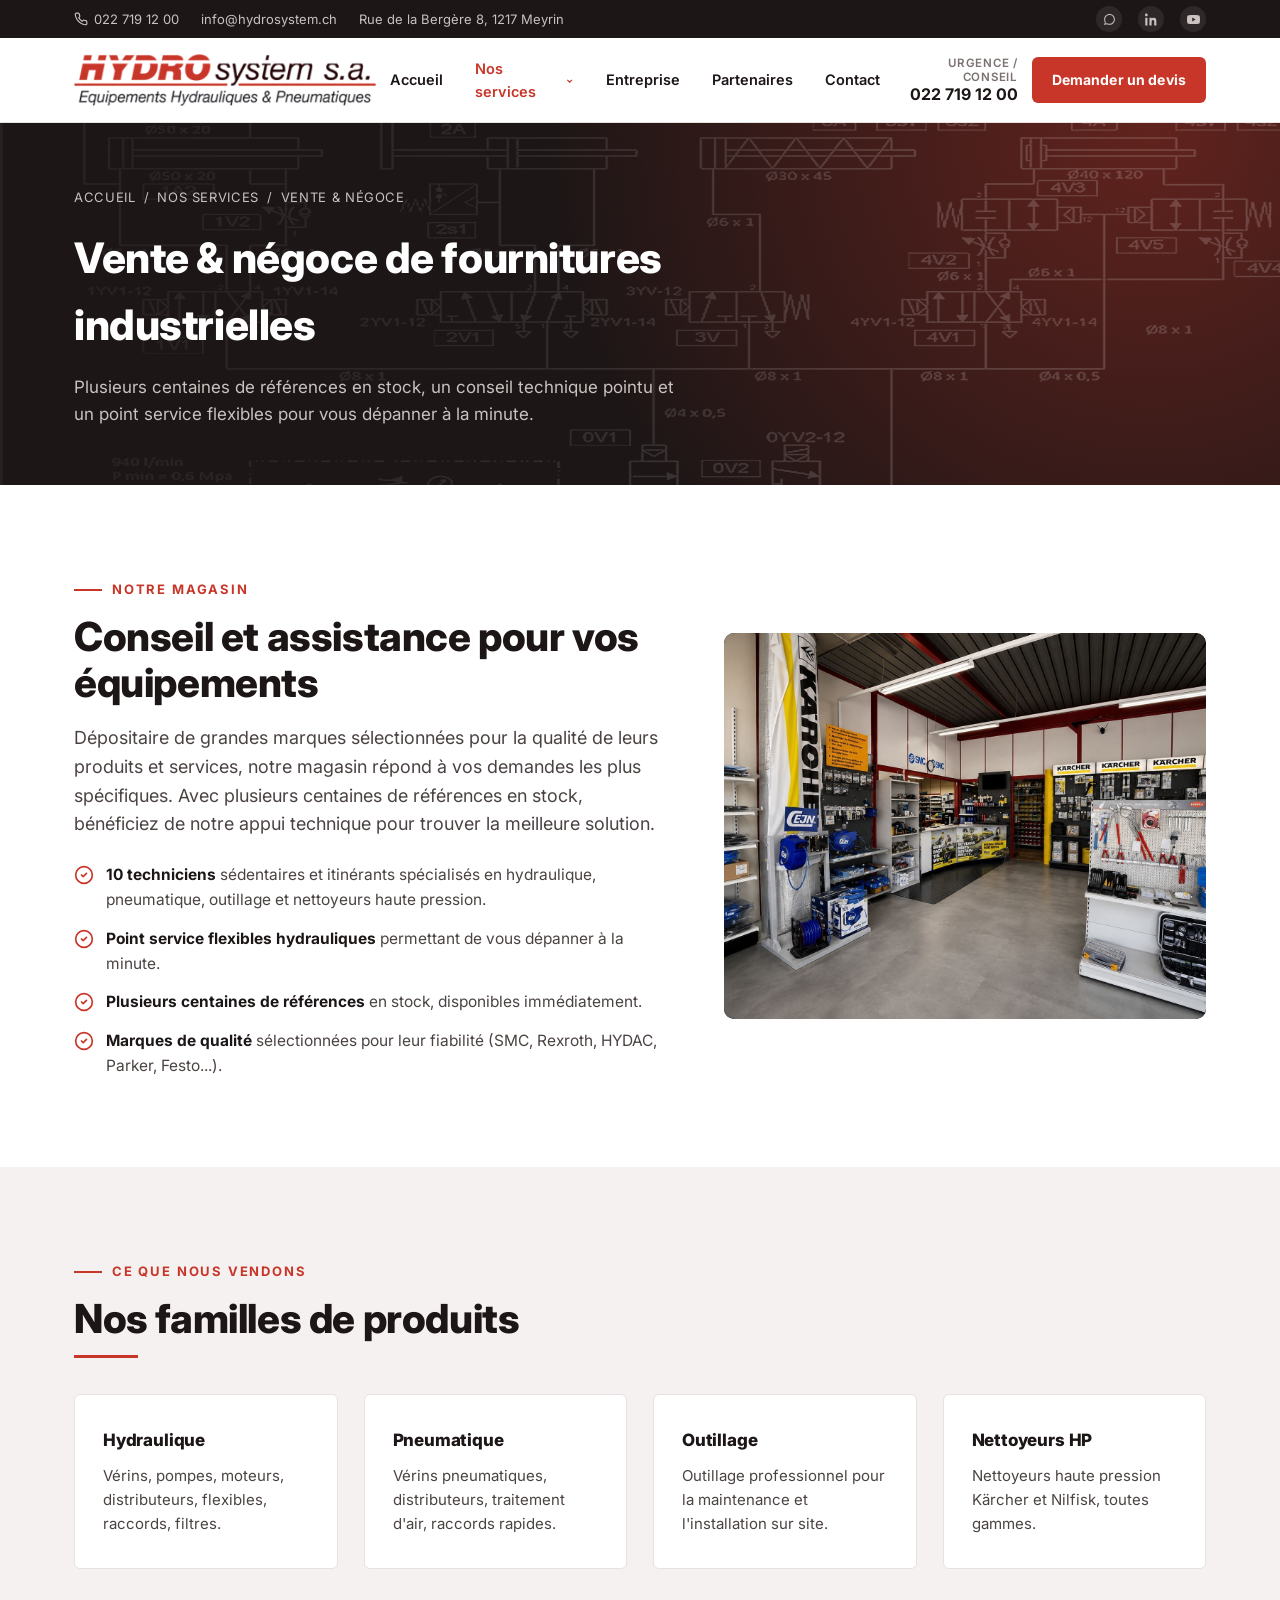
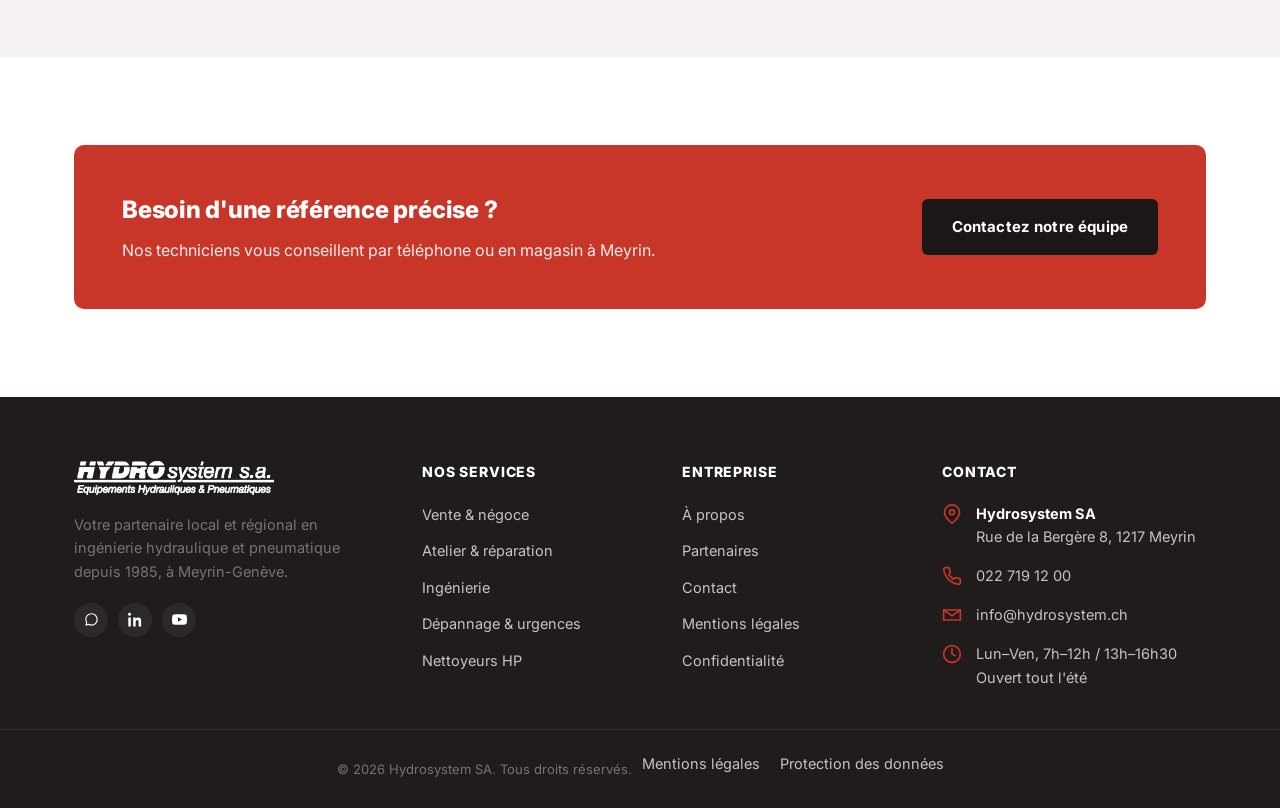
<file: vente.html>
<!DOCTYPE html>
<html lang="fr">
<head>
<meta charset="UTF-8">
<meta name="viewport" content="width=device-width, initial-scale=1.0">
<title>Vente &amp; négoce industriel — Hydrosystem SA Genève</title>
<meta name="description" content="Négoce de fournitures industrielles : hydraulique, pneumatique, outillage. Plusieurs centaines de références en stock, conseil technique par 10 techniciens spécialisés.">
<link rel="icon" href="favicon.png" type="image/png">
<link rel="stylesheet" href="style.css">
</head>
<body>

<div class="topbar">
  <div class="container">
    <div class="topbar__left">
      <a href="tel:+41227191200">
        <svg width="14" height="14" viewBox="0 0 24 24" fill="none" stroke="currentColor" stroke-width="2" stroke-linecap="round" stroke-linejoin="round"><path d="M22 16.92v3a2 2 0 0 1-2.18 2 19.79 19.79 0 0 1-8.63-3.07 19.5 19.5 0 0 1-6-6 19.79 19.79 0 0 1-3.07-8.67A2 2 0 0 1 4.11 2h3a2 2 0 0 1 2 1.72c.127.96.361 1.903.7 2.81a2 2 0 0 1-.45 2.11L8.09 9.91a16 16 0 0 0 6 6l1.27-1.27a2 2 0 0 1 2.11-.45c.907.339 1.85.573 2.81.7A2 2 0 0 1 22 16.92z"/></svg>
        022 719 12 00
      </a>
      <span class="hide-sm">info@hydrosystem.ch</span>
      <span class="hide-sm">Rue de la Bergère 8, 1217 Meyrin</span>
    </div>
    <div class="topbar__right">
      <a href="https://wa.me/+41227191200" aria-label="WhatsApp" target="_blank" rel="noopener"><svg viewBox="0 0 24 24" fill="currentColor"><path d="M12.04 2C6.58 2 2.13 6.45 2.13 11.91c0 1.75.46 3.45 1.32 4.95L2.05 22l5.25-1.38a9.9 9.9 0 0 0 4.74 1.21h.01c5.46 0 9.91-4.45 9.91-9.91C21.96 6.45 17.5 2 12.04 2zm0 18.02h-.01a8.1 8.1 0 0 1-4.13-1.13l-.3-.18-3.12.82.83-3.04-.2-.31a8.09 8.09 0 0 1-1.24-4.27c0-4.48 3.65-8.13 8.14-8.13 2.17 0 4.21.85 5.75 2.38a8.08 8.08 0 0 1 2.38 5.75c0 4.49-3.65 8.11-8.1 8.11z"/></svg></a>
      <a href="https://www.linkedin.com/company/hydrosystem-sa/" aria-label="LinkedIn" target="_blank" rel="noopener"><svg viewBox="0 0 24 24" fill="currentColor"><path d="M4.98 3.5C4.98 4.88 3.88 6 2.5 6S0 4.88 0 3.5 1.12 1 2.5 1s2.48 1.12 2.48 2.5zM.5 8.75h4V23h-4V8.75zM8.5 8.75h3.83v1.95h.05c.53-1 1.84-2.06 3.79-2.06 4.06 0 4.81 2.67 4.81 6.14V23h-4v-6.62c0-1.58-.03-3.6-2.2-3.6-2.2 0-2.54 1.72-2.54 3.5V23h-4V8.75z"/></svg></a>
      <a href="https://www.youtube.com/watch?v=w4YEk_EdFJM" aria-label="YouTube" target="_blank" rel="noopener"><svg viewBox="0 0 24 24" fill="currentColor"><path d="M23.5 6.2a3 3 0 0 0-2.1-2.1C19.5 3.5 12 3.5 12 3.5s-7.5 0-9.4.6A3 3 0 0 0 .5 6.2 31 31 0 0 0 0 12a31 31 0 0 0 .5 5.8 3 3 0 0 0 2.1 2.1c1.9.6 9.4.6 9.4.6s7.5 0 9.4-.6a3 3 0 0 0 2.1-2.1A31 31 0 0 0 24 12a31 31 0 0 0-.5-5.8zM9.6 15.6V8.4l6.3 3.6-6.3 3.6z"/></svg></a>
    </div>
  </div>
</div>

<header class="header">
  <div class="container">
    <a href="index.html" class="logo"><img src="logo.png" alt="Hydrosystem SA" class="logo-desktop"><img src="logo-mobile.png" alt="Hydrosystem SA" class="logo-mobile"></a>
    <nav>
      <ul class="nav">
        <li><a href="index.html">Accueil</a></li>
        <li>
          <a href="#">Nos services
            <svg class="chev" viewBox="0 0 24 24" fill="none" stroke="currentColor" stroke-width="3"><path d="M6 9l6 6 6-6"/></svg>
          </a>
          <div class="dropdown">
            <a href="vente.html">Vente &amp; négoce industriel</a>
            <a href="reparation.html">Atelier &amp; réparation</a>
            <a href="ingenierie.html">Ingénierie / bureau d'études</a>
            <a href="depannage.html">Dépannage &amp; urgences</a>
            <a href="nettoyeur-haute-pression.html">Nettoyeurs haute pression</a>
          </div>
        </li>
        <li><a href="entreprise.html">Entreprise</a></li>
        <li><a href="partenaires.html">Partenaires</a></li>
        <li><a href="contact.html">Contact</a></li>
      </ul>
      <button class="nav-toggle" aria-label="Menu"><span class="nav-toggle-icon"><i></i><i></i><i></i></span><span class="nav-toggle-label">Menu</span></button>
    </nav>
    <div class="header__actions">
      <div class="header__phone">
        <small>Urgence / conseil</small>
        <strong><a href="tel:+41227191200">022 719 12 00</a></strong>
      </div>
      <a href="contact.html" class="btn btn--primary btn--sm">Demander un devis</a>
    </div>
  </div>
</header>

<main>

  <section class="pagehead">
    <div class="container">
      <div class="breadcrumb"><a href="index.html">Accueil</a> / <span>Nos services</span> / <span>Vente &amp; négoce</span></div>
      <h1>Vente &amp; négoce de fournitures industrielles</h1>
      <p>Plusieurs centaines de références en stock, un conseil technique pointu et un point service flexibles pour vous dépanner à la minute.</p>
    </div>
  </section>

  <section class="section">
    <div class="container">
      <div class="split">
        <div class="split__text">
          <div class="eyebrow">Notre magasin</div>
          <h2 class="section-title">Conseil et assistance pour vos équipements</h2>
          <p class="section-lede" style="margin-bottom:24px;">Dépositaire de grandes marques sélectionnées pour la qualité de leurs produits et services, notre magasin répond à vos demandes les plus spécifiques. Avec plusieurs centaines de références en stock, bénéficiez de notre appui technique pour trouver la meilleure solution.</p>
          <ul class="checklist">
            <li>
              <svg viewBox="0 0 24 24" fill="none" stroke="currentColor" stroke-width="2" stroke-linecap="round" stroke-linejoin="round"><circle cx="12" cy="12" r="10"/><path d="M9 12l2 2 4-4"/></svg>
              <span><strong>10 techniciens</strong> sédentaires et itinérants spécialisés en hydraulique, pneumatique, outillage et nettoyeurs haute pression.</span>
            </li>
            <li>
              <svg viewBox="0 0 24 24" fill="none" stroke="currentColor" stroke-width="2" stroke-linecap="round" stroke-linejoin="round"><circle cx="12" cy="12" r="10"/><path d="M9 12l2 2 4-4"/></svg>
              <span><strong>Point service flexibles hydrauliques</strong> permettant de vous dépanner à la minute.</span>
            </li>
            <li>
              <svg viewBox="0 0 24 24" fill="none" stroke="currentColor" stroke-width="2" stroke-linecap="round" stroke-linejoin="round"><circle cx="12" cy="12" r="10"/><path d="M9 12l2 2 4-4"/></svg>
              <span><strong>Plusieurs centaines de références</strong> en stock, disponibles immédiatement.</span>
            </li>
            <li>
              <svg viewBox="0 0 24 24" fill="none" stroke="currentColor" stroke-width="2" stroke-linecap="round" stroke-linejoin="round"><circle cx="12" cy="12" r="10"/><path d="M9 12l2 2 4-4"/></svg>
              <span><strong>Marques de qualité</strong> sélectionnées pour leur fiabilité (SMC, Rexroth, HYDAC, Parker, Festo...).</span>
            </li>
          </ul>
        </div>
        <div class="split__media">
          <div class="media-panel has-photo">
            <img src="hydrosystem-vente.jpg" alt="Stock de flexibles et raccords hydrauliques au magasin Hydrosystem SA">
          </div>
        </div>
      </div>
    </div>
  </section>

  <section class="section section--gray">
    <div class="container">
      <div class="eyebrow">Ce que nous vendons</div>
      <h2 class="section-title section-title--underline">Nos familles de produits</h2>
      <div class="grid grid--4" style="margin-top:36px;">
        <div class="card">
          <h3 style="font-size:17px;">Hydraulique</h3>
          <p>Vérins, pompes, moteurs, distributeurs, flexibles, raccords, filtres.</p>
        </div>
        <div class="card">
          <h3 style="font-size:17px;">Pneumatique</h3>
          <p>Vérins pneumatiques, distributeurs, traitement d'air, raccords rapides.</p>
        </div>
        <div class="card">
          <h3 style="font-size:17px;">Outillage</h3>
          <p>Outillage professionnel pour la maintenance et l'installation sur site.</p>
        </div>
        <div class="card">
          <h3 style="font-size:17px;">Nettoyeurs HP</h3>
          <p>Nettoyeurs haute pression Kärcher et Nilfisk, toutes gammes.</p>
        </div>
      </div>
    </div>
  </section>

  <section class="section">
    <div class="container">
      <div class="cta-banner">
        <div>
          <h3>Besoin d'une référence précise ?</h3>
          <p>Nos techniciens vous conseillent par téléphone ou en magasin à Meyrin.</p>
        </div>
        <a href="contact.html" class="btn btn--primary">Contactez notre équipe</a>
      </div>
    </div>
  </section>

</main>

<footer class="footer">
  <div class="footer__top">
    <div class="container footer__grid">
      <div class="footer__brand">
        <img src="logo.png" alt="Hydrosystem SA" style="filter:brightness(0) invert(1);">
        <p>Votre partenaire local et régional en ingénierie hydraulique et pneumatique depuis 1985, à Meyrin-Genève.</p>
        <div class="footer__social">
          <a href="https://wa.me/+41227191200" aria-label="WhatsApp" target="_blank" rel="noopener"><svg viewBox="0 0 24 24" fill="currentColor"><path d="M12.04 2C6.58 2 2.13 6.45 2.13 11.91c0 1.75.46 3.45 1.32 4.95L2.05 22l5.25-1.38a9.9 9.9 0 0 0 4.74 1.21h.01c5.46 0 9.91-4.45 9.91-9.91C21.96 6.45 17.5 2 12.04 2zm0 18.02h-.01a8.1 8.1 0 0 1-4.13-1.13l-.3-.18-3.12.82.83-3.04-.2-.31a8.09 8.09 0 0 1-1.24-4.27c0-4.48 3.65-8.13 8.14-8.13 2.17 0 4.21.85 5.75 2.38a8.08 8.08 0 0 1 2.38 5.75c0 4.49-3.65 8.11-8.1 8.11z"/></svg></a>
          <a href="https://www.linkedin.com/company/hydrosystem-sa/" aria-label="LinkedIn" target="_blank" rel="noopener"><svg viewBox="0 0 24 24" fill="currentColor"><path d="M4.98 3.5C4.98 4.88 3.88 6 2.5 6S0 4.88 0 3.5 1.12 1 2.5 1s2.48 1.12 2.48 2.5zM.5 8.75h4V23h-4V8.75zM8.5 8.75h3.83v1.95h.05c.53-1 1.84-2.06 3.79-2.06 4.06 0 4.81 2.67 4.81 6.14V23h-4v-6.62c0-1.58-.03-3.6-2.2-3.6-2.2 0-2.54 1.72-2.54 3.5V23h-4V8.75z"/></svg></a>
          <a href="https://www.youtube.com/watch?v=w4YEk_EdFJM" aria-label="YouTube" target="_blank" rel="noopener"><svg viewBox="0 0 24 24" fill="currentColor"><path d="M23.5 6.2a3 3 0 0 0-2.1-2.1C19.5 3.5 12 3.5 12 3.5s-7.5 0-9.4.6A3 3 0 0 0 .5 6.2 31 31 0 0 0 0 12a31 31 0 0 0 .5 5.8 3 3 0 0 0 2.1 2.1c1.9.6 9.4.6 9.4.6s7.5 0 9.4-.6a3 3 0 0 0 2.1-2.1A31 31 0 0 0 24 12a31 31 0 0 0-.5-5.8zM9.6 15.6V8.4l6.3 3.6-6.3 3.6z"/></svg></a>
        </div>
      </div>
      <div>
        <h4>Nos services</h4>
        <ul>
          <li><a href="vente.html">Vente &amp; négoce</a></li>
          <li><a href="reparation.html">Atelier &amp; réparation</a></li>
          <li><a href="ingenierie.html">Ingénierie</a></li>
          <li><a href="depannage.html">Dépannage &amp; urgences</a></li>
          <li><a href="nettoyeur-haute-pression.html">Nettoyeurs HP</a></li>
        </ul>
      </div>
      <div>
        <h4>Entreprise</h4>
        <ul>
          <li><a href="entreprise.html">À propos</a></li>
          <li><a href="partenaires.html">Partenaires</a></li>
          <li><a href="contact.html">Contact</a></li>
          <li><a href="mentions-legales.html">Mentions légales</a></li>
          <li><a href="privacy.html">Confidentialité</a></li>
        </ul>
      </div>
      <div>
        <h4>Contact</h4>
        <div class="info-row">
          <svg viewBox="0 0 24 24" fill="none" stroke="currentColor" stroke-width="2" stroke-linecap="round" stroke-linejoin="round"><path d="M21 10c0 7-9 13-9 13s-9-6-9-13a9 9 0 0 1 18 0z"/><circle cx="12" cy="10" r="3"/></svg>
          <div><strong>Hydrosystem SA</strong>Rue de la Bergère 8, 1217 Meyrin</div>
        </div>
        <div class="info-row">
          <svg viewBox="0 0 24 24" fill="none" stroke="currentColor" stroke-width="2" stroke-linecap="round" stroke-linejoin="round"><path d="M22 16.92v3a2 2 0 0 1-2.18 2 19.79 19.79 0 0 1-8.63-3.07 19.5 19.5 0 0 1-6-6 19.79 19.79 0 0 1-3.07-8.67A2 2 0 0 1 4.11 2h3a2 2 0 0 1 2 1.72c.127.96.361 1.903.7 2.81a2 2 0 0 1-.45 2.11L8.09 9.91a16 16 0 0 0 6 6l1.27-1.27a2 2 0 0 1 2.11-.45c.907.339 1.85.573 2.81.7A2 2 0 0 1 22 16.92z"/></svg>
          <div><a href="tel:+41227191200">022 719 12 00</a></div>
        </div>
        <div class="info-row">
          <svg viewBox="0 0 24 24" fill="none" stroke="currentColor" stroke-width="2" stroke-linecap="round" stroke-linejoin="round"><path d="M22 6l-10 7L2 6"/><path d="M2 6h20v12H2z"/></svg>
          <div><a href="mailto:info@hydrosystem.ch">info@hydrosystem.ch</a></div>
        </div>
        <div class="info-row">
          <svg viewBox="0 0 24 24" fill="none" stroke="currentColor" stroke-width="2" stroke-linecap="round" stroke-linejoin="round"><circle cx="12" cy="12" r="10"/><path d="M12 6v6l4 2"/></svg>
          <div>Lun–Ven, 7h–12h / 13h–16h30<br>Ouvert tout l'été</div>
        </div>
      </div>
    </div>
  </div>
  <div class="footer__bottom">
    <div class="container" style="display:flex; justify-content:space-between; align-items:center; flex-wrap:wrap; gap:10px;">
      <span>© 2026 Hydrosystem SA. Tous droits réservés.</span>
      <ul>
        <li><a href="mentions-legales.html">Mentions légales</a></li>
        <li><a href="privacy.html">Protection des données</a></li>
      </ul>
    </div>
  </div>
</footer>

<script src="main.js"></script>
</body>
</html>
</file>
<file: style.css>
/* ==========================================================================
   Hydrosystem SA — Design system
   Palette extraite du logo officiel : rouge #C83629, noir chaud #1D1616
   ========================================================================== */

@import url('https://fonts.googleapis.com/css2?family=Inter:wght@400;500;600;700;800&display=swap');

:root {
  --red: #C83629;
  --red-dark: #9C2A1F;
  --red-light: #F7E4E1;
  --ink: #1D1616;
  --ink-soft: #2A2222;
  --steel: #3D4750;
  --gray-900: #201C1C;
  --gray-700: #4B4342;
  --gray-500: #7A7170;
  --gray-300: #C9C2C1;
  --gray-200: #E7E1E0;
  --gray-100: #F4F1F0;
  --white: #FFFFFF;

  --font: 'Inter', -apple-system, BlinkMacSystemFont, 'Segoe UI', Arial, sans-serif;

  --container: 1180px;
  --radius: 6px;
  --shadow: 0 10px 30px rgba(29, 22, 22, 0.08);
  --shadow-lg: 0 20px 50px rgba(29, 22, 22, 0.16);
}

* { box-sizing: border-box; }
html { scroll-behavior: smooth; }

body {
  margin: 0;
  font-family: var(--font);
  color: var(--ink);
  background: var(--white);
  line-height: 1.6;
  -webkit-font-smoothing: antialiased;
}

img { max-width: 100%; display: block; }
a { color: inherit; text-decoration: none; }
ul { margin: 0; padding: 0; list-style: none; }
h1, h2, h3, h4 { margin: 0; font-weight: 800; letter-spacing: -0.01em; }
p { margin: 0; }

.container {
  max-width: var(--container);
  margin: 0 auto;
  padding: 0 24px;
}

.section {
  padding: 88px 0;
}
.section--tight { padding: 56px 0; }
.section--gray { background: var(--gray-100); }
.section--dark {
  background: var(--ink);
  color: var(--white);
}

.eyebrow {
  display: inline-flex;
  align-items: center;
  gap: 10px;
  font-size: 13px;
  font-weight: 700;
  letter-spacing: 0.14em;
  text-transform: uppercase;
  color: var(--red);
  margin-bottom: 14px;
}
.eyebrow::before {
  content: "";
  width: 28px;
  height: 2px;
  background: var(--red);
  display: inline-block;
}

.section-title {
  font-size: clamp(28px, 3.4vw, 40px);
  line-height: 1.15;
  margin-bottom: 18px;
}
.section-title--underline {
  padding-bottom: 16px;
  position: relative;
}
.section-title--underline::after {
  content: "";
  position: absolute;
  left: 0;
  bottom: 0;
  width: 64px;
  height: 3px;
  background: var(--red);
}

.section-lede {
  font-size: 18px;
  color: var(--gray-700);
  max-width: 680px;
}

/* Buttons ---------------------------------------------------------------- */
.btn {
  display: inline-flex;
  align-items: center;
  justify-content: center;
  gap: 8px;
  padding: 14px 28px;
  border-radius: var(--radius);
  font-weight: 700;
  font-size: 15px;
  letter-spacing: 0.01em;
  border: 2px solid transparent;
  cursor: pointer;
  transition: all 0.18s ease;
  white-space: nowrap;
}
.btn--primary {
  background: var(--red);
  color: var(--white);
}
.btn--primary:hover { background: var(--red-dark); }
.btn--outline {
  border-color: rgba(255,255,255,0.35);
  color: var(--white);
  background: transparent;
}
.btn--outline:hover { border-color: var(--white); background: rgba(255,255,255,0.08); }
.btn--outline-dark {
  border-color: var(--gray-300);
  color: var(--ink);
  background: transparent;
}
.btn--outline-dark:hover { border-color: var(--ink); background: var(--gray-100); }
.btn--sm { padding: 10px 18px; font-size: 14px; }

/* Top utility bar ---------------------------------------------------------- */
.topbar {
  background: var(--ink);
  color: var(--gray-300);
  font-size: 13px;
}
.topbar .container {
  display: flex;
  align-items: center;
  justify-content: space-between;
  height: 38px;
}
.topbar__left { display: flex; gap: 22px; align-items: center; }
.topbar__left a { color: var(--gray-300); display: inline-flex; align-items: center; gap: 6px; }
.topbar__left a:hover { color: var(--white); }
.topbar__right { display: flex; gap: 16px; align-items: center; }
.topbar__right a {
  width: 26px; height: 26px;
  display: inline-flex; align-items: center; justify-content: center;
  border-radius: 50%;
  background: rgba(255,255,255,0.08);
  color: var(--gray-300);
}
.topbar__right a:hover { background: var(--red); color: var(--white); }
.topbar__right svg { width: 13px; height: 13px; }

/* Header ------------------------------------------------------------------ */
.header {
  position: sticky;
  top: 0;
  z-index: 100;
  background: var(--white);
  border-bottom: 1px solid var(--gray-200);
}
.header .container {
  display: flex;
  align-items: center;
  justify-content: space-between;
  height: 84px;
}
.logo img { height: 52px; width: auto; }
.logo .logo-mobile { display: none; }

.nav { display: flex; align-items: center; gap: 4px; }
.nav > li { position: relative; }
.nav > li > a {
  display: flex;
  align-items: center;
  gap: 4px;
  padding: 14px 14px;
  font-size: 14.5px;
  font-weight: 600;
  color: var(--ink);
}
.nav > li > a:hover, .nav > li.is-active > a { color: var(--red); }
.nav svg.chev { width: 10px; height: 10px; margin-top: 1px; transition: transform .15s; }
.nav > li:hover svg.chev { transform: rotate(180deg); }

.dropdown {
  position: absolute;
  top: 100%;
  left: 0;
  min-width: 260px;
  background: var(--white);
  border: 1px solid var(--gray-200);
  border-radius: var(--radius);
  box-shadow: var(--shadow-lg);
  padding: 8px;
  opacity: 0;
  visibility: hidden;
  transform: translateY(6px);
  transition: all 0.15s ease;
}
.nav > li:hover .dropdown {
  opacity: 1;
  visibility: visible;
  transform: translateY(0);
}
.dropdown a {
  display: block;
  padding: 11px 14px;
  border-radius: 4px;
  font-size: 14px;
  font-weight: 500;
  color: var(--gray-700);
}
.dropdown a:hover { background: var(--gray-100); color: var(--red); }

.header__actions { display: flex; align-items: center; gap: 14px; }
.header__phone {
  display: flex;
  flex-direction: column;
  line-height: 1.25;
  text-align: right;
}
.header__phone small { font-size: 11.5px; color: var(--gray-500); font-weight: 600; text-transform: uppercase; letter-spacing: 0.06em; }
.header__phone strong { font-size: 16px; color: var(--ink); }

.nav-toggle {
  display: none;
  flex-direction: column;
  background: none;
  border: none;
  cursor: pointer;
  width: auto; height: auto;
  align-items: center;
  justify-content: center;
  gap: 3px;
  padding: 6px 4px;
}
.nav-toggle-icon {
  display: flex;
  flex-direction: column;
  gap: 4px;
}
.nav-toggle-icon i {
  display: block;
  width: 22px;
  height: 2px;
  border-radius: 1px;
  background: var(--ink);
  transition: all .2s;
}
.nav-toggle-label {
  font-size: 10px;
  font-weight: 700;
  text-transform: uppercase;
  letter-spacing: 0.05em;
  color: var(--ink);
}

/* Hero ---------------------------------------------------------------------*/
.hero {
  position: relative;
  background: var(--ink);
  color: var(--white);
  overflow: hidden;
  padding: 100px 0;
}
.hero::before {
  content: "";
  position: absolute;
  inset: 0;
  background:
    radial-gradient(circle at 85% 20%, rgba(200,54,41,0.35), transparent 45%),
    radial-gradient(circle at 60% 100%, rgba(61,71,80,0.5), transparent 55%);
  pointer-events: none;
}
.hero__grid {
  position: absolute;
  inset: 0;
  background-image:
    linear-gradient(rgba(255,255,255,0.045) 1px, transparent 1px),
    linear-gradient(90deg, rgba(255,255,255,0.045) 1px, transparent 1px);
  background-size: 46px 46px;
  -webkit-mask-image: linear-gradient(to right, rgba(0,0,0,1), rgba(0,0,0,0.5) 55%, rgba(0,0,0,0.75));
  mask-image: linear-gradient(to right, rgba(0,0,0,1), rgba(0,0,0,0.5) 55%, rgba(0,0,0,0.75));
}
.hero::after,
.pagehead::after {
  content: "";
  position: absolute;
  inset: 0;
  background-image: url('schema-hydraulique.png');
  background-repeat: no-repeat;
  background-position: center;
  background-size: 100% 165%;
  opacity: 0.17;
  -webkit-mask-image: linear-gradient(to right, rgba(0,0,0,0.28), rgba(0,0,0,0.5) 38%, rgba(0,0,0,1) 72%);
  mask-image: linear-gradient(to right, rgba(0,0,0,0.28), rgba(0,0,0,0.5) 38%, rgba(0,0,0,1) 72%);
  pointer-events: none;
  z-index: 1;
}
@media (max-width: 900px) {
  .hero::after, .pagehead::after {
    opacity: 0.13;
    background-position: center;
    background-repeat: no-repeat;
    -webkit-mask-image: linear-gradient(to bottom, rgba(0,0,0,0.35) 0%, rgba(0,0,0,1) 22%, rgba(0,0,0,1) 78%, rgba(0,0,0,0.35) 100%);
    mask-image: linear-gradient(to bottom, rgba(0,0,0,0.35) 0%, rgba(0,0,0,1) 22%, rgba(0,0,0,1) 78%, rgba(0,0,0,0.35) 100%);
  }
  .hero::after {
    background-image: url('schema-hydraulique-vertical.png');
    background-size: 100% 100%;
  }
  .pagehead::after { background-size: 190% auto; }
}
.hero .container { position: relative; z-index: 2; }
.hero__content { max-width: 700px; }
.hero__eyebrow {
  display: inline-flex;
  align-items: center;
  gap: 8px;
  font-size: 13px;
  font-weight: 700;
  letter-spacing: 0.12em;
  text-transform: uppercase;
  color: #FF8A78;
  margin-bottom: 20px;
}
.hero h1 {
  font-size: clamp(34px, 5vw, 54px);
  line-height: 1.1;
  margin-bottom: 22px;
}
.hero h1 span { color: var(--red); }
.hero p.lede {
  font-size: 18px;
  color: var(--gray-300);
  max-width: 560px;
  margin-bottom: 34px;
}
.hero__cta { display: flex; gap: 14px; flex-wrap: wrap; margin-bottom: 40px; }
.hero__meta {
  display: flex;
  gap: 34px;
  flex-wrap: wrap;
  border-top: 1px solid rgba(255,255,255,0.14);
  padding-top: 26px;
}
.hero__meta div strong { display: block; font-size: 24px; color: var(--white); }
.hero__meta div span { font-size: 13px; color: var(--gray-300); }

/* Page header (sub pages) --------------------------------------------------*/
.pagehead {
  position: relative;
  background: var(--ink);
  color: var(--white);
  padding: 64px 0 56px;
  overflow: hidden;
}
.pagehead::before {
  content: "";
  position: absolute;
  inset: 0;
  background: radial-gradient(circle at 90% 0%, rgba(200,54,41,0.4), transparent 50%);
}
.pagehead .container { position: relative; z-index: 2; }
.breadcrumb {
  display: flex;
  gap: 8px;
  align-items: center;
  font-size: 13px;
  color: var(--gray-300);
  margin-bottom: 16px;
  text-transform: uppercase;
  letter-spacing: 0.05em;
}
.breadcrumb a:hover { color: var(--white); }
.pagehead h1 { font-size: clamp(28px, 4vw, 42px); max-width: 720px; }
.pagehead p { margin-top: 16px; font-size: 17px; color: var(--gray-300); max-width: 620px; }

/* Cards --------------------------------------------------------------------*/
.grid {
  display: grid;
  gap: 26px;
}
.grid--3 { grid-template-columns: repeat(3, 1fr); }
.grid--2 { grid-template-columns: repeat(2, 1fr); }
.grid--4 { grid-template-columns: repeat(4, 1fr); }

.card {
  background: var(--white);
  border: 1px solid var(--gray-200);
  border-radius: var(--radius);
  padding: 32px 28px;
  transition: transform .18s ease, box-shadow .18s ease, border-color .18s ease;
}
.card:hover {
  transform: translateY(-4px);
  box-shadow: var(--shadow);
  border-color: transparent;
}
.card__icon {
  width: 52px; height: 52px;
  display: flex; align-items: center; justify-content: center;
  background: var(--red-light);
  border-radius: var(--radius);
  color: var(--red);
  margin-bottom: 20px;
}
.card__icon svg { width: 26px; height: 26px; }
.card h3 { font-size: 19px; margin-bottom: 10px; }
.card p { color: var(--gray-700); font-size: 15px; }
.card__link {
  display: inline-flex;
  align-items: center;
  gap: 6px;
  margin-top: 16px;
  font-size: 14px;
  font-weight: 700;
  color: var(--red);
}
.card__link svg { width: 14px; height: 14px; transition: transform .15s; }
.card:hover .card__link svg { transform: translateX(3px); }

/* Feature list ---------------------------------------------------------- */
.checklist { display: grid; gap: 14px; }
.checklist li {
  display: flex;
  gap: 12px;
  align-items: flex-start;
  font-size: 15.5px;
  color: var(--gray-700);
}
.checklist li svg {
  width: 20px; height: 20px;
  flex-shrink: 0;
  color: var(--red);
  margin-top: 2px;
}
.checklist strong { color: var(--ink); }

/* Stats bar ----------------------------------------------------------------*/
.stats {
  display: grid;
  grid-template-columns: repeat(4, 1fr);
  gap: 24px;
  text-align: center;
}
.stats div strong {
  display: block;
  font-size: clamp(30px, 3.4vw, 42px);
  color: var(--red);
  font-weight: 800;
}
.stats div span { font-size: 14px; color: var(--gray-700); font-weight: 500; }

/* Two column layout --------------------------------------------------------*/
.split {
  display: grid;
  grid-template-columns: 1.1fr 0.9fr;
  gap: 60px;
  align-items: center;
}
.split.reverse .split__media { order: 2; }

.media-panel {
  background: var(--ink);
  border-radius: 10px;
  aspect-ratio: 4/3.2;
  position: relative;
  overflow: hidden;
  display: flex;
  align-items: center;
  justify-content: center;
}
.media-panel::before {
  content: "";
  position: absolute; inset: 0;
  background:
    radial-gradient(circle at 20% 20%, rgba(200,54,41,0.45), transparent 50%),
    repeating-linear-gradient(135deg, rgba(255,255,255,0.045) 0 2px, transparent 2px 22px);
}
.media-panel svg { width: 34%; height: 34%; color: rgba(255,255,255,0.9); position: relative; z-index: 1; }
.media-panel.has-photo::before { display: none; }
.media-panel.has-photo img {
  width: 100%; height: 100%;
  object-fit: cover;
  position: relative;
  z-index: 1;
  border-radius: 10px;
}

/* Photo gallery grid (atelier) ------------------------------------------- */
.photo-grid {
  display: grid;
  grid-template-columns: 1.3fr 1fr;
  gap: 16px;
}
.photo-grid img {
  width: 100%; height: 100%;
  object-fit: cover;
  border-radius: 10px;
}
.photo-grid .tall { grid-row: span 2; aspect-ratio: 3/4; }
.photo-grid .wide { aspect-ratio: 4/3; }

/* Brand photo card (nettoyeurs) ------------------------------------------ */
.brand-photo-card {
  border: 1px solid var(--gray-200);
  border-radius: var(--radius);
  overflow: hidden;
  background: var(--white);
  transition: transform .18s ease, box-shadow .18s ease;
}
.brand-photo-card:hover { transform: translateY(-4px); box-shadow: var(--shadow); }
.brand-photo-card img {
  width: 100%;
  height: 160px;
  object-fit: contain;
  background: var(--gray-100);
  padding: 18px;
}
.brand-photo-card .brand-photo-label {
  padding: 14px 18px 18px;
  font-weight: 700;
  font-size: 15px;
  color: var(--ink);
  text-align: center;
}

/* Partners strip -------------------------------------------------------- */
.partners {
  display: flex;
  flex-wrap: wrap;
  gap: 14px;
  justify-content: center;
}
.partner-badge {
  padding: 14px 22px;
  border: 1px solid var(--gray-200);
  border-radius: var(--radius);
  font-weight: 700;
  font-size: 14.5px;
  letter-spacing: 0.03em;
  color: var(--gray-700);
  background: var(--white);
}

/* Featured partners (Partenaires page) ----------------------------------- */
.partner-featured-grid {
  display: grid;
  grid-template-columns: repeat(2, 1fr);
  gap: 24px;
  margin-bottom: 44px;
}
.partner-featured {
  background: var(--ink);
  color: var(--white);
  border-radius: 10px;
  padding: 36px;
  position: relative;
  overflow: hidden;
}
.partner-featured::before {
  content: "";
  position: absolute; inset: 0;
  background: radial-gradient(circle at 90% 0%, rgba(200,54,41,0.4), transparent 55%);
}
.partner-featured > * { position: relative; z-index: 1; }
.partner-featured .eyebrow { color: #FF8A78; }
.partner-featured .eyebrow::before { background: #FF8A78; }
.partner-featured__badge { display: flex; align-items: center; justify-content: flex-start; margin-bottom: 20px; height: 116px; }
.partner-featured__badge img { display: block; width: auto; }
.partner-featured__badge img[src*="rexroth"] { height: 116px; }
.partner-featured__badge img[src*="smc"] { height: 62px; }

.official-badges-row { display: flex; justify-content: center; align-items: center; gap: 56px; flex-wrap: wrap; margin-top: 40px; }
.official-badges-row .badge-box { display: flex; align-items: center; justify-content: center; height: 130px; }
.official-badges-row img { display: block; width: auto; }
.official-badges-row img[src*="rexroth"] { height: 130px; }
.official-badges-row img[src*="smc"] { height: 70px; }

@media (max-width: 760px) {
  .partner-featured__badge { height: 92px; }
  .partner-featured__badge img[src*="rexroth"] { height: 92px; }
  .partner-featured__badge img[src*="smc"] { height: 50px; }
  .official-badges-row { gap: 32px; }
  .official-badges-row .badge-box { height: 100px; }
  .official-badges-row img[src*="rexroth"] { height: 100px; }
  .official-badges-row img[src*="smc"] { height: 54px; }
}
.partner-featured h3 { font-size: 24px; color: var(--white); margin-bottom: 10px; }
.partner-featured p { color: var(--gray-300); font-size: 15px; }

/* Org chart (Contact page) ------------------------------------------------ */
.org-chart {
  display: flex;
  flex-direction: column;
  align-items: center;
  padding-top: 8px;
}
.org-node {
  position: relative;
  border-radius: 10px;
  padding: 16px 24px;
  text-align: center;
  min-width: 220px;
}
.org-node + .org-node,
.org-row { position: relative; margin-top: 28px; }
.org-node::after {
  content: "";
  position: absolute;
  left: 50%;
  bottom: -28px;
  width: 2px;
  height: 28px;
  background: var(--gray-300);
  transform: translateX(-50%);
}
.org-node--lead {
  background: linear-gradient(135deg, var(--red), var(--ink));
  color: var(--white);
}
.org-node--lead .org-role { color: rgba(255,255,255,0.75); }
.org-node--secretariat {
  background: var(--ink);
  color: var(--white);
}
.org-node--secretariat .org-role { color: var(--gray-300); }
.org-role { font-size: 12.5px; text-transform: uppercase; letter-spacing: 0.06em; font-weight: 700; margin-bottom: 4px; }
.org-name { font-size: 16px; font-weight: 800; margin-bottom: 6px; }
.org-contact { font-size: 13px; line-height: 1.6; opacity: 0.95; }
.org-contact a { color: inherit; }

.org-row {
  display: flex;
  flex-wrap: wrap;
  justify-content: center;
  gap: 20px;
  padding-top: 28px;
}
.org-row::before {
  content: "";
  position: absolute;
  top: 0;
  left: 12%;
  right: 12%;
  height: 2px;
  background: var(--gray-300);
}
.org-row .org-node { margin-top: 0; }
.org-row .org-node::before {
  content: "";
  position: absolute;
  top: -28px;
  left: 50%;
  width: 2px;
  height: 28px;
  background: var(--gray-300);
  transform: translateX(-50%);
}
.org-row .org-node::after { display: none; }
.org-node--dept {
  background: var(--white);
  border: 1px solid var(--gray-200);
  min-width: 160px;
  flex: 1 1 160px;
  max-width: 200px;
}
.org-node--dept .org-role { color: var(--red); }
.org-node--dept .org-name { color: var(--ink); font-size: 15px; }
.org-node--dept .org-contact { color: var(--gray-700); }

/* CTA banner ---------------------------------------------------------------*/
.cta-banner {
  background: var(--red);
  color: var(--white);
  border-radius: 10px;
  padding: 46px 48px;
  display: flex;
  align-items: center;
  justify-content: space-between;
  gap: 24px;
  flex-wrap: wrap;
}
.cta-banner h3 { font-size: 24px; margin-bottom: 8px; }
.cta-banner p { color: rgba(255,255,255,0.9); }
.cta-banner .btn--primary { background: var(--ink); }
.cta-banner .btn--primary:hover { background: #000; }

/* Domain tags ---------------------------------------------------------- */
.tag-grid { display: flex; flex-wrap: wrap; gap: 12px; }
.tag {
  padding: 10px 18px;
  background: var(--gray-100);
  border-radius: 999px;
  font-size: 14px;
  font-weight: 600;
  color: var(--ink);
  border: 1px solid var(--gray-200);
}

/* Contact page ------------------------------------------------------------*/
.contact-grid {
  display: grid;
  grid-template-columns: 0.9fr 1.1fr;
  gap: 50px;
}
.info-card {
  background: var(--gray-100);
  border-radius: 10px;
  padding: 32px;
  margin-bottom: 20px;
}
.info-card h3 { font-size: 15px; text-transform: uppercase; letter-spacing: 0.05em; color: var(--red); margin-bottom: 14px; }
.info-row { display: flex; gap: 14px; margin-bottom: 16px; }
.info-row:last-child { margin-bottom: 0; }
.info-row svg { width: 20px; height: 20px; color: var(--red); flex-shrink: 0; margin-top: 2px; }
.info-row div { font-size: 15px; color: var(--gray-700); }
.info-row strong { color: var(--ink); display: block; }

.form-card {
  background: var(--white);
  border: 1px solid var(--gray-200);
  border-radius: 10px;
  padding: 36px;
}
.form-row { display: grid; grid-template-columns: 1fr 1fr; gap: 18px; margin-bottom: 18px; }
.field { display: flex; flex-direction: column; gap: 7px; }
.field.full { grid-column: 1 / -1; }
.field label { font-size: 13.5px; font-weight: 700; color: var(--ink); }
.field input, .field textarea, .field select {
  border: 1px solid var(--gray-300);
  border-radius: var(--radius);
  padding: 12px 14px;
  font-family: var(--font);
  font-size: 14.5px;
  color: var(--ink);
  background: var(--white);
}
.field input:focus, .field textarea:focus, .field select:focus {
  outline: none;
  border-color: var(--red);
}
.field textarea { resize: vertical; min-height: 120px; }

.map-embed {
  border-radius: 10px;
  overflow: hidden;
  border: 1px solid var(--gray-200);
  height: 260px;
}
.map-embed iframe { width: 100%; height: 100%; border: 0; }

.brand-logos {
  display: grid;
  grid-template-columns: repeat(auto-fill, minmax(158px, 1fr));
  gap: 16px;
  margin-top: 36px;
}
.brand-logo {
  background: var(--white);
  border: 1px solid var(--gray-200);
  border-radius: 10px;
  height: 94px;
  display: flex;
  align-items: center;
  justify-content: center;
  padding: 16px 20px;
  transition: transform .2s, box-shadow .2s, border-color .2s;
}
.brand-logo:hover { transform: translateY(-3px); box-shadow: var(--shadow); border-color: var(--gray-300); }
.brand-logo img {
  max-width: 100%;
  max-height: 100%;
  width: auto;
  height: auto;
  object-fit: contain;
  filter: grayscale(100%);
  opacity: .82;
  transition: filter .25s, opacity .25s;
}
.brand-logo:hover img { filter: grayscale(0); opacity: 1; }
.brand-logo--text span {
  font-weight: 800;
  font-size: 17px;
  letter-spacing: -0.01em;
  color: var(--gray-700);
  transition: color .2s;
}
.brand-logo--text:hover span { color: var(--ink); }
@media (max-width: 560px) {
  .brand-logos { grid-template-columns: repeat(auto-fill, minmax(120px, 1fr)); gap: 12px; }
  .brand-logo { height: 76px; padding: 12px 14px; }
}

.find-us {
  display: grid;
  grid-template-columns: 0.85fr 1.15fr;
  gap: 40px;
  align-items: stretch;
  margin-top: 40px;
}
.find-us__info { display: flex; flex-direction: column; justify-content: center; }
.find-us__info .btn { align-self: flex-start; }
.find-us .map-embed { height: 100%; min-height: 340px; }
@media (max-width: 860px) {
  .find-us { grid-template-columns: 1fr; gap: 28px; }
  .find-us .map-embed { min-height: 280px; }
}

/* Footer -------------------------------------------------------------------*/
.footer { background: var(--gray-900); color: var(--gray-300); }
.footer__top { padding: 64px 0 40px; }
.footer__grid {
  display: grid;
  grid-template-columns: 1.4fr 1fr 1fr 1.2fr;
  gap: 40px;
}
.footer__brand img { height: 34px; margin-bottom: 18px; }
.footer__brand p { font-size: 14.5px; color: var(--gray-500); max-width: 300px; }
.footer h4 {
  color: var(--white);
  font-size: 14px;
  text-transform: uppercase;
  letter-spacing: 0.06em;
  margin-bottom: 18px;
}
.footer ul li { margin-bottom: 11px; }
.footer ul li a { font-size: 14.5px; color: var(--gray-300); }
.footer ul li a:hover { color: var(--white); }
.footer .info-row svg { color: var(--red); }
.footer .info-row div { color: var(--gray-300); font-size: 14.5px; }
.footer .info-row strong { color: var(--white); }
.footer__social { display: flex; gap: 10px; margin-top: 20px; }
.footer__social a {
  width: 34px; height: 34px;
  display: flex; align-items: center; justify-content: center;
  background: rgba(255,255,255,0.06);
  border-radius: 50%;
}
.footer__social a:hover { background: var(--red); }
.footer__social svg { width: 15px; height: 15px; color: var(--white); }

.footer__bottom {
  border-top: 1px solid rgba(255,255,255,0.08);
  padding: 22px 0;
  display: flex;
  justify-content: space-between;
  align-items: center;
  flex-wrap: wrap;
  gap: 10px;
  font-size: 13px;
  color: var(--gray-500);
}
.footer__bottom a { color: var(--gray-500); }
.footer__bottom a:hover { color: var(--white); }
.footer__bottom ul { display: flex; gap: 20px; }

/* Responsive ---------------------------------------------------------------*/
@media (max-width: 980px) {
  .grid--4 { grid-template-columns: repeat(2, 1fr); }
  .grid--3 { grid-template-columns: repeat(2, 1fr); }
  .split { grid-template-columns: 1fr; }
  .split .split__media { order: -1 !important; }
  .footer__grid { grid-template-columns: 1fr 1fr; }
  .contact-grid { grid-template-columns: 1fr; }
  .stats { grid-template-columns: repeat(2, 1fr); }
}

@media (max-width: 760px) {
  .topbar__left span.hide-sm { display: none; }
  .nav {
    position: fixed;
    top: 84px;
    left: 0;
    right: 0;
    bottom: 0;
    background: var(--white);
    flex-direction: column;
    align-items: stretch;
    padding: 10px 20px 30px;
    overflow-y: auto;
    transform: translateX(100%);
    transition: transform .25s ease;
  }
  .nav.is-open { transform: translateX(0); }
  .nav > li { width: 100%; }
  .nav > li > a { padding: 16px 4px; border-bottom: 1px solid var(--gray-200); justify-content: space-between; }
  .dropdown {
    position: static;
    opacity: 1; visibility: visible; transform: none;
    display: none;
    box-shadow: none; border: none;
    padding: 0 0 8px 12px;
  }
  .nav > li.is-open .dropdown { display: block; }
  .nav > li:hover .dropdown { display: none; }
  .nav > li.is-open .dropdown { display: block; }
  .header__phone { display: none; }
  .header .container { flex-wrap: nowrap; height: 98px; }
  .header nav { order: 3; margin-left: 8px; }
  .logo .logo-desktop { display: none; }
  .logo .logo-mobile { display: block; height: 78px; width: auto; }
  .nav-toggle { display: flex; }
  .grid--3, .grid--4, .grid--2 { grid-template-columns: 1fr; }
  .footer__grid { grid-template-columns: 1fr; }
  .cta-banner { flex-direction: column; align-items: flex-start; }
  .form-row { grid-template-columns: 1fr; }
  .section { padding: 56px 0; }
  .partner-featured-grid { grid-template-columns: 1fr; }
  .org-row::before { display: none; }
  .org-row .org-node::before { display: none; }
  .org-row { flex-direction: column; align-items: center; }
  .org-row .org-node { margin-top: 0; }
}
</file>
